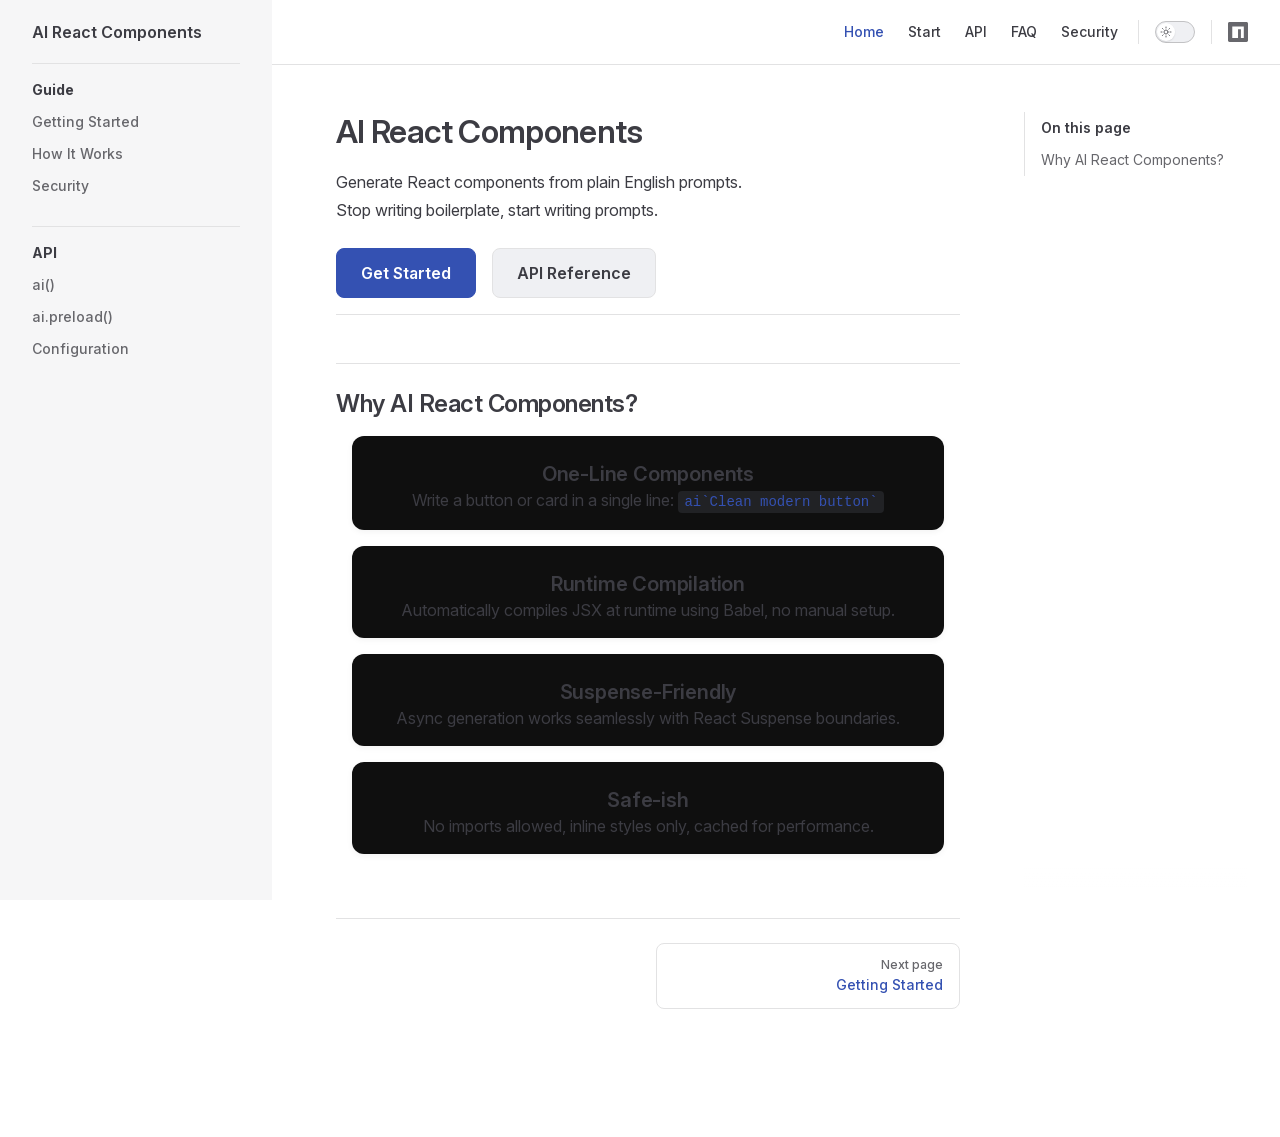
<file: index.html>
<!DOCTYPE html>
<html lang="en-US" dir="ltr">
  <head>
    <meta charset="utf-8">
    <meta name="viewport" content="width=device-width,initial-scale=1">
    <title>AI React Components</title>
    <meta name="description" content="Generate React components from prompts using AI.">
    <meta name="generator" content="VitePress v2.0.0-alpha.17">
    <link rel="preload stylesheet" href="/assets/style.V495ZxEB.css" as="style">
    <link rel="preload stylesheet" href="/vp-icons.css" as="style">
    
    <script type="module" src="/assets/app.DeVPEVya.js"></script>
    <link rel="preload" href="/assets/inter-roman-latin.Cy4MYw_J.woff2" as="font" type="font/woff2" crossorigin="">
    <link rel="modulepreload" href="/assets/chunks/theme.CwWaGLos.js">
    <link rel="modulepreload" href="/assets/chunks/framework.Dp0T42OV.js">
    <link rel="modulepreload" href="/assets/index.md.B3Pq1dxI.lean.js">
    <script id="check-dark-mode">(()=>{const e=localStorage.getItem("vitepress-theme-appearance")||"auto",a=window.matchMedia("(prefers-color-scheme: dark)").matches;(!e||e==="auto"?a:e==="dark")&&document.documentElement.classList.add("dark")})();</script>
    <script id="check-mac-os">document.documentElement.classList.toggle("mac",/Mac|iPhone|iPod|iPad/i.test(navigator.platform));</script>
  </head>
  <body>
    <div id="app"><div class="Layout" data-v-c109192d><!--[--><!--]--><!--[--><span tabindex="-1" data-v-10d4d845></span><a href="#VPContent" class="VPSkipLink visually-hidden" data-v-10d4d845>Skip to content</a><!--]--><!----><header class="VPNav" data-v-c109192d data-v-d5bf7c8e><div class="VPNavBar has-sidebar top" data-v-d5bf7c8e data-v-cc1d9f2e><div class="wrapper" data-v-cc1d9f2e><div class="container" data-v-cc1d9f2e><div class="title" data-v-cc1d9f2e><div class="VPNavBarTitle has-sidebar" data-v-cc1d9f2e data-v-d4488dd0><a class="title" href="/" data-v-d4488dd0><!--[--><!--]--><!----><span data-v-d4488dd0>AI React Components</span><!--[--><!--]--></a></div></div><div class="content" data-v-cc1d9f2e><div class="content-body" data-v-cc1d9f2e><!--[--><!--]--><div class="VPNavBarSearch search" data-v-cc1d9f2e data-v-bdd98725><!----></div><nav aria-labelledby="main-nav-aria-label" class="VPNavBarMenu menu" data-v-cc1d9f2e data-v-020be4db><span id="main-nav-aria-label" class="visually-hidden" data-v-020be4db> Main Navigation </span><!--[--><!--[--><a class="VPLink link VPNavBarMenuLink active" href="/" tabindex="0" data-v-020be4db data-v-727dd4ba><!--[--><span data-v-727dd4ba>Home</span><!--]--></a><!--]--><!--[--><a class="VPLink link VPNavBarMenuLink" href="/index1.html" tabindex="0" data-v-020be4db data-v-727dd4ba><!--[--><span data-v-727dd4ba>Start</span><!--]--></a><!--]--><!--[--><a class="VPLink link VPNavBarMenuLink" href="/api.html" tabindex="0" data-v-020be4db data-v-727dd4ba><!--[--><span data-v-727dd4ba>API</span><!--]--></a><!--]--><!--[--><a class="VPLink link VPNavBarMenuLink" href="/faq.html" tabindex="0" data-v-020be4db data-v-727dd4ba><!--[--><span data-v-727dd4ba>FAQ</span><!--]--></a><!--]--><!--[--><a class="VPLink link VPNavBarMenuLink" href="/security.html" tabindex="0" data-v-020be4db data-v-727dd4ba><!--[--><span data-v-727dd4ba>Security</span><!--]--></a><!--]--><!--]--></nav><!----><div class="VPNavBarAppearance appearance" data-v-cc1d9f2e data-v-3f90c1a5><button class="VPSwitch VPSwitchAppearance" type="button" role="switch" title aria-checked="false" data-v-3f90c1a5 data-v-be9742d9 data-v-b4ccac88><span class="check" data-v-b4ccac88><span class="icon" data-v-b4ccac88><!--[--><span class="vpi-sun sun" data-v-be9742d9></span><span class="vpi-moon moon" data-v-be9742d9></span><!--]--></span></span></button></div><div class="VPSocialLinks VPNavBarSocialLinks social-links" data-v-cc1d9f2e data-v-ef6192dc data-v-a1a7286e><!--[--><a class="VPSocialLink no-icon" href="https://www.npmjs.com/package/ai-react-component" aria-label="npm" target="_blank" rel="me noopener" data-v-a1a7286e data-v-32d78712><span class="vpi-social-npm"></span></a><!--]--></div><div class="VPFlyout VPNavBarExtra extra" data-v-cc1d9f2e data-v-2a0cad91 data-v-d8fae6e2><button type="button" class="button" aria-haspopup="true" aria-expanded="false" aria-label="extra navigation" data-v-d8fae6e2><span class="vpi-more-horizontal icon" data-v-d8fae6e2></span></button><div class="menu" data-v-d8fae6e2><div class="VPMenu" data-v-d8fae6e2 data-v-fcd1d7a8><!----><!--[--><!--[--><!----><div class="group" data-v-2a0cad91><div class="item appearance" data-v-2a0cad91><p class="label" data-v-2a0cad91>Appearance</p><div class="appearance-action" data-v-2a0cad91><button class="VPSwitch VPSwitchAppearance" type="button" role="switch" title aria-checked="false" data-v-2a0cad91 data-v-be9742d9 data-v-b4ccac88><span class="check" data-v-b4ccac88><span class="icon" data-v-b4ccac88><!--[--><span class="vpi-sun sun" data-v-be9742d9></span><span class="vpi-moon moon" data-v-be9742d9></span><!--]--></span></span></button></div></div></div><div class="group" data-v-2a0cad91><div class="item social-links" data-v-2a0cad91><div class="VPSocialLinks social-links-list" data-v-2a0cad91 data-v-a1a7286e><!--[--><a class="VPSocialLink no-icon" href="https://www.npmjs.com/package/ai-react-component" aria-label="npm" target="_blank" rel="me noopener" data-v-a1a7286e data-v-32d78712><span class="vpi-social-npm"></span></a><!--]--></div></div></div><!--]--><!--]--></div></div></div><!--[--><!--]--><button type="button" class="VPNavBarHamburger hamburger" aria-label="mobile navigation" aria-expanded="false" aria-controls="VPNavScreen" data-v-cc1d9f2e data-v-6bee1efd><span class="container" data-v-6bee1efd><span class="top" data-v-6bee1efd></span><span class="middle" data-v-6bee1efd></span><span class="bottom" data-v-6bee1efd></span></span></button></div></div></div></div><div class="divider" data-v-cc1d9f2e><div class="divider-line" data-v-cc1d9f2e></div></div></div><!----></header><div class="VPLocalNav has-sidebar empty" data-v-c109192d data-v-73add737><div class="container" data-v-73add737><button class="menu" aria-expanded="false" aria-controls="VPSidebarNav" data-v-73add737><span class="vpi-align-left menu-icon" data-v-73add737></span><span class="menu-text" data-v-73add737>Menu</span></button><div class="VPLocalNavOutlineDropdown" style="--vp-vh:0px;" data-v-73add737 data-v-e28a51a6><button data-v-e28a51a6>Return to top</button><!----></div></div></div><aside class="VPSidebar" data-v-c109192d data-v-49f51a23><div class="curtain" data-v-49f51a23></div><nav class="nav" id="VPSidebarNav" aria-labelledby="sidebar-aria-label" tabindex="-1" data-v-49f51a23><span class="visually-hidden" id="sidebar-aria-label" data-v-49f51a23> Sidebar Navigation </span><!--[--><!--]--><!--[--><div class="no-transition group" data-v-a84b7c21><section class="VPSidebarItem level-0" data-v-a84b7c21 data-v-6b36a2fd><div class="item" role="button" tabindex="0" data-v-6b36a2fd><div class="indicator" data-v-6b36a2fd></div><h2 class="text" data-v-6b36a2fd>Guide</h2><!----></div><div class="items" data-v-6b36a2fd><!--[--><div class="VPSidebarItem level-1 is-link" data-v-6b36a2fd data-v-6b36a2fd><div class="item" data-v-6b36a2fd><div class="indicator" data-v-6b36a2fd></div><a class="VPLink link link" href="/index1.html" data-v-6b36a2fd><!--[--><p class="text" data-v-6b36a2fd>Getting Started</p><!--]--></a><!----></div><!----></div><div class="VPSidebarItem level-1 is-link" data-v-6b36a2fd data-v-6b36a2fd><div class="item" data-v-6b36a2fd><div class="indicator" data-v-6b36a2fd></div><a class="VPLink link link" href="/faq.html" data-v-6b36a2fd><!--[--><p class="text" data-v-6b36a2fd>How It Works</p><!--]--></a><!----></div><!----></div><div class="VPSidebarItem level-1 is-link" data-v-6b36a2fd data-v-6b36a2fd><div class="item" data-v-6b36a2fd><div class="indicator" data-v-6b36a2fd></div><a class="VPLink link link" href="/security.html" data-v-6b36a2fd><!--[--><p class="text" data-v-6b36a2fd>Security</p><!--]--></a><!----></div><!----></div><!--]--></div></section></div><div class="no-transition group" data-v-a84b7c21><section class="VPSidebarItem level-0" data-v-a84b7c21 data-v-6b36a2fd><div class="item" role="button" tabindex="0" data-v-6b36a2fd><div class="indicator" data-v-6b36a2fd></div><h2 class="text" data-v-6b36a2fd>API</h2><!----></div><div class="items" data-v-6b36a2fd><!--[--><div class="VPSidebarItem level-1 is-link" data-v-6b36a2fd data-v-6b36a2fd><div class="item" data-v-6b36a2fd><div class="indicator" data-v-6b36a2fd></div><a class="VPLink link link" href="/api.html" data-v-6b36a2fd><!--[--><p class="text" data-v-6b36a2fd>ai()</p><!--]--></a><!----></div><!----></div><div class="VPSidebarItem level-1 is-link" data-v-6b36a2fd data-v-6b36a2fd><div class="item" data-v-6b36a2fd><div class="indicator" data-v-6b36a2fd></div><a class="VPLink link link" href="/api.html" data-v-6b36a2fd><!--[--><p class="text" data-v-6b36a2fd>ai.preload()</p><!--]--></a><!----></div><!----></div><div class="VPSidebarItem level-1 is-link" data-v-6b36a2fd data-v-6b36a2fd><div class="item" data-v-6b36a2fd><div class="indicator" data-v-6b36a2fd></div><a class="VPLink link link" href="/api.html" data-v-6b36a2fd><!--[--><p class="text" data-v-6b36a2fd>Configuration</p><!--]--></a><!----></div><!----></div><!--]--></div></section></div><!--]--><!--[--><!--]--></nav></aside><div class="VPContent has-sidebar" id="VPContent" data-v-c109192d data-v-529a4999><div class="VPDoc has-sidebar has-aside" data-v-529a4999 data-v-d668f7cc><!--[--><!--]--><div class="container" data-v-d668f7cc><div class="aside" data-v-d668f7cc><div class="aside-curtain" data-v-d668f7cc></div><div class="aside-container" data-v-d668f7cc><div class="aside-content" data-v-d668f7cc><div class="VPDocAside" data-v-d668f7cc data-v-cb998dce><!--[--><!--]--><!--[--><!--]--><nav aria-labelledby="doc-outline-aria-label" class="VPDocAsideOutline" data-v-cb998dce data-v-c8b19031><div class="content" data-v-c8b19031><div class="outline-marker" data-v-c8b19031></div><div aria-level="2" class="outline-title" id="doc-outline-aria-label" role="heading" data-v-c8b19031>On this page</div><ul class="VPDocOutlineItem root" data-v-c8b19031 data-v-63c57e50><!--[--><!--]--></ul></div></nav><!--[--><!--]--><div class="spacer" data-v-cb998dce></div><!--[--><!--]--><!----><!--[--><!--]--><!--[--><!--]--></div></div></div></div><div class="content" data-v-d668f7cc><div class="content-container" data-v-d668f7cc><!--[--><!--]--><main class="main" data-v-d668f7cc><div style="position:relative;" class="vp-doc _" data-v-d668f7cc><div data-v-fbb6cd3d><h1 id="ai-react-components" tabindex="-1" data-v-fbb6cd3d>AI React Components <a class="header-anchor" href="#ai-react-components" aria-label="Permalink to “AI React Components”" data-v-fbb6cd3d>​</a></h1><p data-v-fbb6cd3d>Generate React components from plain English prompts.<br data-v-fbb6cd3d> Stop writing boilerplate, start writing prompts.</p><div class="hero-buttons" data-v-fbb6cd3d><a class="btn primary" href="/index1" data-v-fbb6cd3d>Get Started</a><a class="btn secondary" href="/api" data-v-fbb6cd3d>API Reference</a></div><hr data-v-fbb6cd3d><h2 id="why-ai-react-components" tabindex="-1" data-v-fbb6cd3d>Why AI React Components? <a class="header-anchor" href="#why-ai-react-components" aria-label="Permalink to “Why AI React Components?”" data-v-fbb6cd3d>​</a></h2><section class="features-grid" data-v-fbb6cd3d><div class="feature-card" data-v-fbb6cd3d data-v-b2a18c3d><div class="icon" data-v-b2a18c3d></div><h3 data-v-b2a18c3d>One-Line Components</h3><!--[--> Write a button or card in a single line: <code data-v-fbb6cd3d>ai`Clean modern button`</code><!--]--></div><div class="feature-card" data-v-fbb6cd3d data-v-b2a18c3d><div class="icon" data-v-b2a18c3d></div><h3 data-v-b2a18c3d>Runtime Compilation</h3><!--[--> Automatically compiles JSX at runtime using Babel, no manual setup. <!--]--></div><div class="feature-card" data-v-fbb6cd3d data-v-b2a18c3d><div class="icon" data-v-b2a18c3d></div><h3 data-v-b2a18c3d>Suspense-Friendly</h3><!--[--> Async generation works seamlessly with React Suspense boundaries. <!--]--></div><div class="feature-card" data-v-fbb6cd3d data-v-b2a18c3d><div class="icon" data-v-b2a18c3d></div><h3 data-v-b2a18c3d>Safe-ish</h3><!--[--> No imports allowed, inline styles only, cached for performance. <!--]--></div></section></div></div></main><footer class="VPDocFooter" data-v-d668f7cc data-v-1bcd8184><!--[--><!--]--><!----><nav class="prev-next" aria-labelledby="doc-footer-aria-label" data-v-1bcd8184><span class="visually-hidden" id="doc-footer-aria-label" data-v-1bcd8184>Pager</span><div class="pager" data-v-1bcd8184><!----></div><div class="pager" data-v-1bcd8184><a class="VPLink link pager-link next" href="/index1.html" data-v-1bcd8184><!--[--><span class="desc" data-v-1bcd8184>Next page</span><span class="title" data-v-1bcd8184>Getting Started</span><!--]--></a></div></nav></footer><!--[--><!--]--></div></div></div><!--[--><!--]--></div></div><!----><!--[--><!--]--></div></div>
    <script>window.__VP_HASH_MAP__=JSON.parse("{\"api.md\":\"CnNNcpx4\",\"env.md\":\"CuxRRjc8\",\"faq.md\":\"R_hnH-ma\",\"index.md\":\"B3Pq1dxI\",\"index1.md\":\"ByWL-I4_\",\"security.md\":\"BSh_4SIy\"}");window.__VP_SITE_DATA__=JSON.parse("{\"lang\":\"en-US\",\"dir\":\"ltr\",\"title\":\"AI React Components\",\"description\":\"Generate React components from prompts using AI.\",\"base\":\"/\",\"head\":[],\"router\":{\"prefetchLinks\":true},\"appearance\":true,\"themeConfig\":{\"nav\":[{\"text\":\"Home\",\"link\":\"/\"},{\"text\":\"Start\",\"link\":\"/index1.md\"},{\"text\":\"API\",\"link\":\"/api.md\"},{\"text\":\"FAQ\",\"link\":\"/faq.md\"},{\"text\":\"Security\",\"link\":\"/security.md\"}],\"sidebar\":[{\"text\":\"Guide\",\"items\":[{\"text\":\"Getting Started\",\"link\":\"/index1\"},{\"text\":\"How It Works\",\"link\":\"/faq\"},{\"text\":\"Security\",\"link\":\"/security\"}]},{\"text\":\"API\",\"items\":[{\"text\":\"ai()\",\"link\":\"/api.md\"},{\"text\":\"ai.preload()\",\"link\":\"/api.md\"},{\"text\":\"Configuration\",\"link\":\"/api.md\"}]}],\"socialLinks\":[{\"icon\":\"npm\",\"link\":\"https://www.npmjs.com/package/ai-react-component\"}]},\"locales\":{},\"scrollOffset\":134,\"cleanUrls\":false,\"additionalConfig\":{}}");</script>
    
  </body>
</html>
</file>
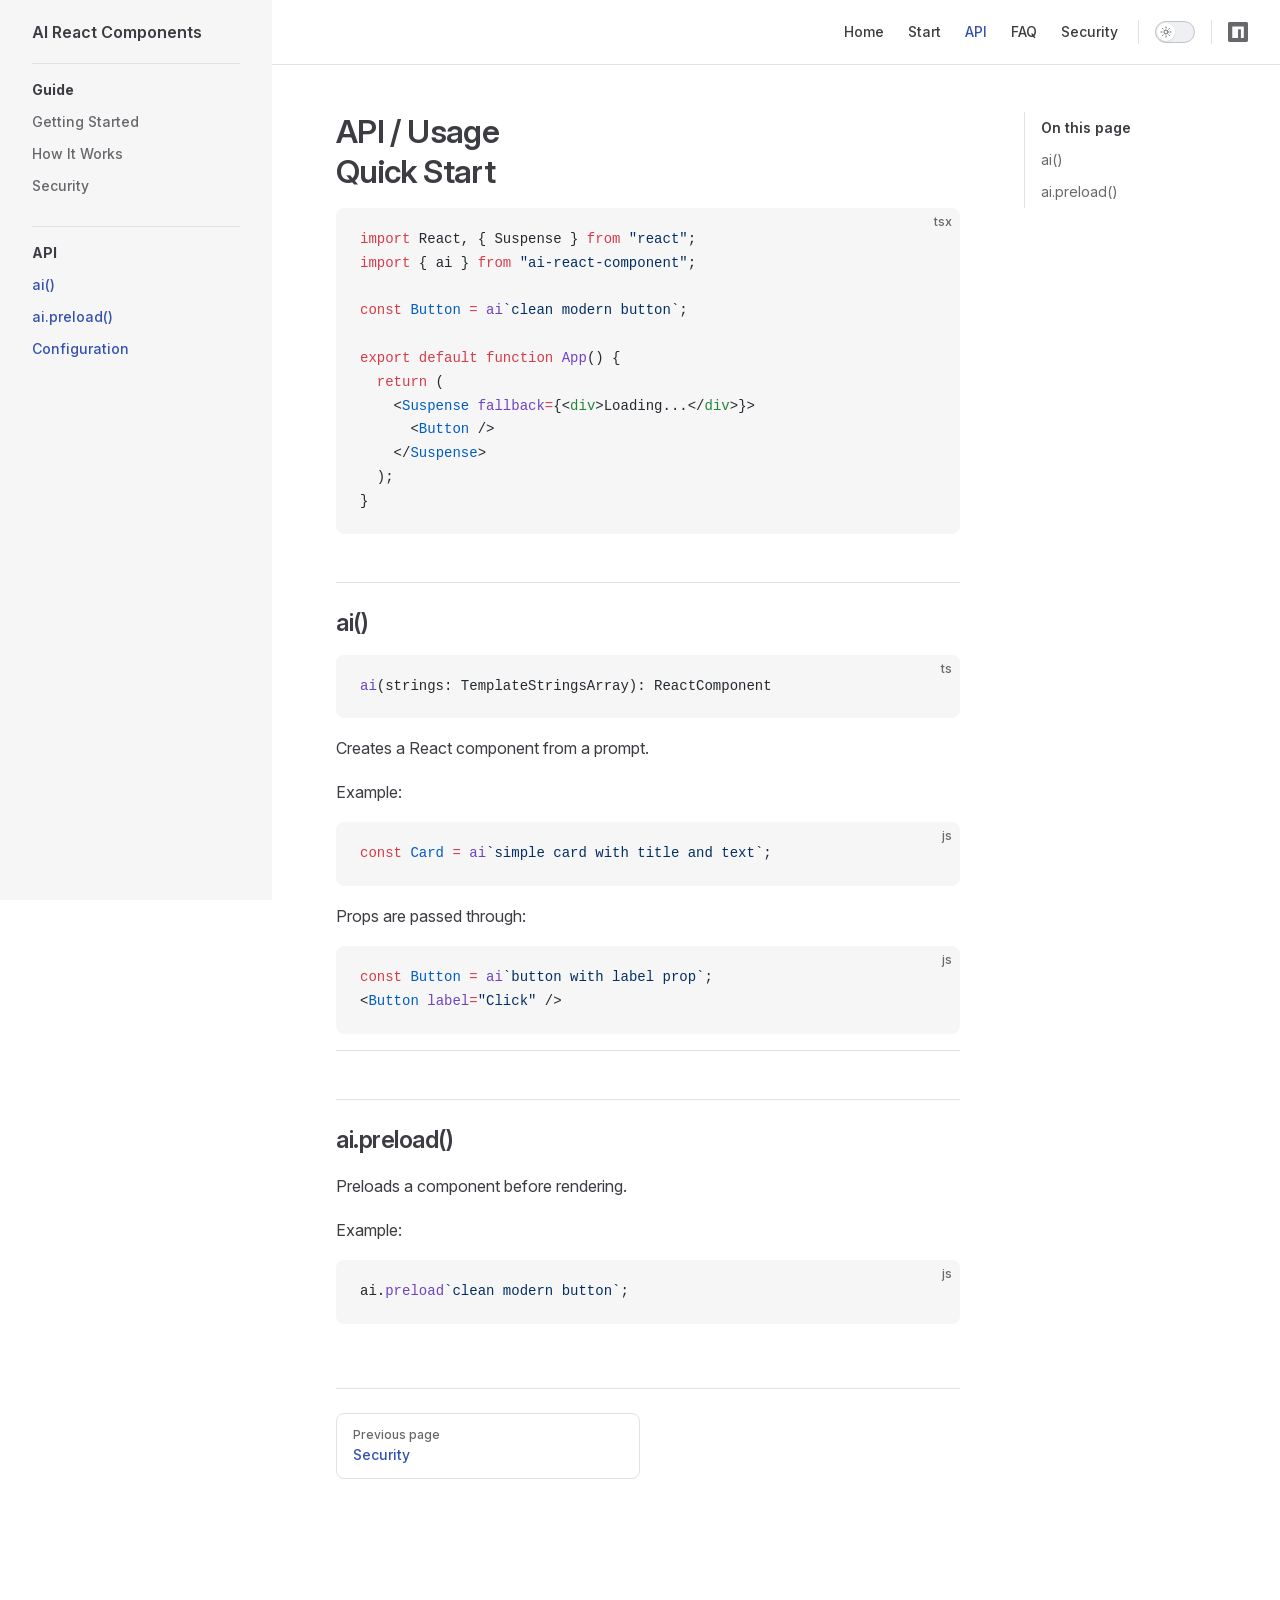
<file: api.html>
<!DOCTYPE html>
<html lang="en-US" dir="ltr">
  <head>
    <meta charset="utf-8">
    <meta name="viewport" content="width=device-width,initial-scale=1">
    <title>API / Usage | AI React Components</title>
    <meta name="description" content="Generate React components from prompts using AI.">
    <meta name="generator" content="VitePress v2.0.0-alpha.17">
    <link rel="preload stylesheet" href="/assets/style.V495ZxEB.css" as="style">
    <link rel="preload stylesheet" href="/vp-icons.css" as="style">
    
    <script type="module" src="/assets/app.DeVPEVya.js"></script>
    <link rel="preload" href="/assets/inter-roman-latin.Cy4MYw_J.woff2" as="font" type="font/woff2" crossorigin="">
    <link rel="modulepreload" href="/assets/chunks/theme.CwWaGLos.js">
    <link rel="modulepreload" href="/assets/chunks/framework.Dp0T42OV.js">
    <link rel="modulepreload" href="/assets/api.md.CnNNcpx4.lean.js">
    <script id="check-dark-mode">(()=>{const e=localStorage.getItem("vitepress-theme-appearance")||"auto",a=window.matchMedia("(prefers-color-scheme: dark)").matches;(!e||e==="auto"?a:e==="dark")&&document.documentElement.classList.add("dark")})();</script>
    <script id="check-mac-os">document.documentElement.classList.toggle("mac",/Mac|iPhone|iPod|iPad/i.test(navigator.platform));</script>
  </head>
  <body>
    <div id="app"><div class="Layout" data-v-c109192d><!--[--><!--]--><!--[--><span tabindex="-1" data-v-10d4d845></span><a href="#VPContent" class="VPSkipLink visually-hidden" data-v-10d4d845>Skip to content</a><!--]--><!----><header class="VPNav" data-v-c109192d data-v-d5bf7c8e><div class="VPNavBar has-sidebar top" data-v-d5bf7c8e data-v-cc1d9f2e><div class="wrapper" data-v-cc1d9f2e><div class="container" data-v-cc1d9f2e><div class="title" data-v-cc1d9f2e><div class="VPNavBarTitle has-sidebar" data-v-cc1d9f2e data-v-d4488dd0><a class="title" href="/" data-v-d4488dd0><!--[--><!--]--><!----><span data-v-d4488dd0>AI React Components</span><!--[--><!--]--></a></div></div><div class="content" data-v-cc1d9f2e><div class="content-body" data-v-cc1d9f2e><!--[--><!--]--><div class="VPNavBarSearch search" data-v-cc1d9f2e data-v-bdd98725><!----></div><nav aria-labelledby="main-nav-aria-label" class="VPNavBarMenu menu" data-v-cc1d9f2e data-v-020be4db><span id="main-nav-aria-label" class="visually-hidden" data-v-020be4db> Main Navigation </span><!--[--><!--[--><a class="VPLink link VPNavBarMenuLink" href="/" tabindex="0" data-v-020be4db data-v-727dd4ba><!--[--><span data-v-727dd4ba>Home</span><!--]--></a><!--]--><!--[--><a class="VPLink link VPNavBarMenuLink" href="/index1.html" tabindex="0" data-v-020be4db data-v-727dd4ba><!--[--><span data-v-727dd4ba>Start</span><!--]--></a><!--]--><!--[--><a class="VPLink link VPNavBarMenuLink active" href="/api.html" tabindex="0" data-v-020be4db data-v-727dd4ba><!--[--><span data-v-727dd4ba>API</span><!--]--></a><!--]--><!--[--><a class="VPLink link VPNavBarMenuLink" href="/faq.html" tabindex="0" data-v-020be4db data-v-727dd4ba><!--[--><span data-v-727dd4ba>FAQ</span><!--]--></a><!--]--><!--[--><a class="VPLink link VPNavBarMenuLink" href="/security.html" tabindex="0" data-v-020be4db data-v-727dd4ba><!--[--><span data-v-727dd4ba>Security</span><!--]--></a><!--]--><!--]--></nav><!----><div class="VPNavBarAppearance appearance" data-v-cc1d9f2e data-v-3f90c1a5><button class="VPSwitch VPSwitchAppearance" type="button" role="switch" title aria-checked="false" data-v-3f90c1a5 data-v-be9742d9 data-v-b4ccac88><span class="check" data-v-b4ccac88><span class="icon" data-v-b4ccac88><!--[--><span class="vpi-sun sun" data-v-be9742d9></span><span class="vpi-moon moon" data-v-be9742d9></span><!--]--></span></span></button></div><div class="VPSocialLinks VPNavBarSocialLinks social-links" data-v-cc1d9f2e data-v-ef6192dc data-v-a1a7286e><!--[--><a class="VPSocialLink no-icon" href="https://www.npmjs.com/package/ai-react-component" aria-label="npm" target="_blank" rel="me noopener" data-v-a1a7286e data-v-32d78712><span class="vpi-social-npm"></span></a><!--]--></div><div class="VPFlyout VPNavBarExtra extra" data-v-cc1d9f2e data-v-2a0cad91 data-v-d8fae6e2><button type="button" class="button" aria-haspopup="true" aria-expanded="false" aria-label="extra navigation" data-v-d8fae6e2><span class="vpi-more-horizontal icon" data-v-d8fae6e2></span></button><div class="menu" data-v-d8fae6e2><div class="VPMenu" data-v-d8fae6e2 data-v-fcd1d7a8><!----><!--[--><!--[--><!----><div class="group" data-v-2a0cad91><div class="item appearance" data-v-2a0cad91><p class="label" data-v-2a0cad91>Appearance</p><div class="appearance-action" data-v-2a0cad91><button class="VPSwitch VPSwitchAppearance" type="button" role="switch" title aria-checked="false" data-v-2a0cad91 data-v-be9742d9 data-v-b4ccac88><span class="check" data-v-b4ccac88><span class="icon" data-v-b4ccac88><!--[--><span class="vpi-sun sun" data-v-be9742d9></span><span class="vpi-moon moon" data-v-be9742d9></span><!--]--></span></span></button></div></div></div><div class="group" data-v-2a0cad91><div class="item social-links" data-v-2a0cad91><div class="VPSocialLinks social-links-list" data-v-2a0cad91 data-v-a1a7286e><!--[--><a class="VPSocialLink no-icon" href="https://www.npmjs.com/package/ai-react-component" aria-label="npm" target="_blank" rel="me noopener" data-v-a1a7286e data-v-32d78712><span class="vpi-social-npm"></span></a><!--]--></div></div></div><!--]--><!--]--></div></div></div><!--[--><!--]--><button type="button" class="VPNavBarHamburger hamburger" aria-label="mobile navigation" aria-expanded="false" aria-controls="VPNavScreen" data-v-cc1d9f2e data-v-6bee1efd><span class="container" data-v-6bee1efd><span class="top" data-v-6bee1efd></span><span class="middle" data-v-6bee1efd></span><span class="bottom" data-v-6bee1efd></span></span></button></div></div></div></div><div class="divider" data-v-cc1d9f2e><div class="divider-line" data-v-cc1d9f2e></div></div></div><!----></header><div class="VPLocalNav has-sidebar empty" data-v-c109192d data-v-73add737><div class="container" data-v-73add737><button class="menu" aria-expanded="false" aria-controls="VPSidebarNav" data-v-73add737><span class="vpi-align-left menu-icon" data-v-73add737></span><span class="menu-text" data-v-73add737>Menu</span></button><div class="VPLocalNavOutlineDropdown" style="--vp-vh:0px;" data-v-73add737 data-v-e28a51a6><button data-v-e28a51a6>Return to top</button><!----></div></div></div><aside class="VPSidebar" data-v-c109192d data-v-49f51a23><div class="curtain" data-v-49f51a23></div><nav class="nav" id="VPSidebarNav" aria-labelledby="sidebar-aria-label" tabindex="-1" data-v-49f51a23><span class="visually-hidden" id="sidebar-aria-label" data-v-49f51a23> Sidebar Navigation </span><!--[--><!--]--><!--[--><div class="no-transition group" data-v-a84b7c21><section class="VPSidebarItem level-0" data-v-a84b7c21 data-v-6b36a2fd><div class="item" role="button" tabindex="0" data-v-6b36a2fd><div class="indicator" data-v-6b36a2fd></div><h2 class="text" data-v-6b36a2fd>Guide</h2><!----></div><div class="items" data-v-6b36a2fd><!--[--><div class="VPSidebarItem level-1 is-link" data-v-6b36a2fd data-v-6b36a2fd><div class="item" data-v-6b36a2fd><div class="indicator" data-v-6b36a2fd></div><a class="VPLink link link" href="/index1.html" data-v-6b36a2fd><!--[--><p class="text" data-v-6b36a2fd>Getting Started</p><!--]--></a><!----></div><!----></div><div class="VPSidebarItem level-1 is-link" data-v-6b36a2fd data-v-6b36a2fd><div class="item" data-v-6b36a2fd><div class="indicator" data-v-6b36a2fd></div><a class="VPLink link link" href="/faq.html" data-v-6b36a2fd><!--[--><p class="text" data-v-6b36a2fd>How It Works</p><!--]--></a><!----></div><!----></div><div class="VPSidebarItem level-1 is-link" data-v-6b36a2fd data-v-6b36a2fd><div class="item" data-v-6b36a2fd><div class="indicator" data-v-6b36a2fd></div><a class="VPLink link link" href="/security.html" data-v-6b36a2fd><!--[--><p class="text" data-v-6b36a2fd>Security</p><!--]--></a><!----></div><!----></div><!--]--></div></section></div><div class="no-transition group" data-v-a84b7c21><section class="VPSidebarItem level-0 has-active" data-v-a84b7c21 data-v-6b36a2fd><div class="item" role="button" tabindex="0" data-v-6b36a2fd><div class="indicator" data-v-6b36a2fd></div><h2 class="text" data-v-6b36a2fd>API</h2><!----></div><div class="items" data-v-6b36a2fd><!--[--><div class="VPSidebarItem level-1 is-link" data-v-6b36a2fd data-v-6b36a2fd><div class="item" data-v-6b36a2fd><div class="indicator" data-v-6b36a2fd></div><a class="VPLink link link" href="/api.html" data-v-6b36a2fd><!--[--><p class="text" data-v-6b36a2fd>ai()</p><!--]--></a><!----></div><!----></div><div class="VPSidebarItem level-1 is-link" data-v-6b36a2fd data-v-6b36a2fd><div class="item" data-v-6b36a2fd><div class="indicator" data-v-6b36a2fd></div><a class="VPLink link link" href="/api.html" data-v-6b36a2fd><!--[--><p class="text" data-v-6b36a2fd>ai.preload()</p><!--]--></a><!----></div><!----></div><div class="VPSidebarItem level-1 is-link" data-v-6b36a2fd data-v-6b36a2fd><div class="item" data-v-6b36a2fd><div class="indicator" data-v-6b36a2fd></div><a class="VPLink link link" href="/api.html" data-v-6b36a2fd><!--[--><p class="text" data-v-6b36a2fd>Configuration</p><!--]--></a><!----></div><!----></div><!--]--></div></section></div><!--]--><!--[--><!--]--></nav></aside><div class="VPContent has-sidebar" id="VPContent" data-v-c109192d data-v-529a4999><div class="VPDoc has-sidebar has-aside" data-v-529a4999 data-v-d668f7cc><!--[--><!--]--><div class="container" data-v-d668f7cc><div class="aside" data-v-d668f7cc><div class="aside-curtain" data-v-d668f7cc></div><div class="aside-container" data-v-d668f7cc><div class="aside-content" data-v-d668f7cc><div class="VPDocAside" data-v-d668f7cc data-v-cb998dce><!--[--><!--]--><!--[--><!--]--><nav aria-labelledby="doc-outline-aria-label" class="VPDocAsideOutline" data-v-cb998dce data-v-c8b19031><div class="content" data-v-c8b19031><div class="outline-marker" data-v-c8b19031></div><div aria-level="2" class="outline-title" id="doc-outline-aria-label" role="heading" data-v-c8b19031>On this page</div><ul class="VPDocOutlineItem root" data-v-c8b19031 data-v-63c57e50><!--[--><!--]--></ul></div></nav><!--[--><!--]--><div class="spacer" data-v-cb998dce></div><!--[--><!--]--><!----><!--[--><!--]--><!--[--><!--]--></div></div></div></div><div class="content" data-v-d668f7cc><div class="content-container" data-v-d668f7cc><!--[--><!--]--><main class="main" data-v-d668f7cc><div style="position:relative;" class="vp-doc _api" data-v-d668f7cc><div><h1 id="api-usage" tabindex="-1">API / Usage <a class="header-anchor" href="#api-usage" aria-label="Permalink to “API / Usage”">​</a></h1><h1 id="quick-start" tabindex="-1">Quick Start <a class="header-anchor" href="#quick-start" aria-label="Permalink to “Quick Start”">​</a></h1><div class="language-tsx"><button title="Copy Code" class="copy"></button><span class="lang">tsx</span><pre class="shiki shiki-themes github-light github-dark" style="--shiki-light:#24292e;--shiki-dark:#e1e4e8;--shiki-light-bg:#fff;--shiki-dark-bg:#24292e;" tabindex="0" dir="ltr"><code><span class="line"><span style="--shiki-light:#D73A49;--shiki-dark:#F97583;">import</span><span style="--shiki-light:#24292E;--shiki-dark:#E1E4E8;"> React, { Suspense } </span><span style="--shiki-light:#D73A49;--shiki-dark:#F97583;">from</span><span style="--shiki-light:#032F62;--shiki-dark:#9ECBFF;"> &quot;react&quot;</span><span style="--shiki-light:#24292E;--shiki-dark:#E1E4E8;">;</span></span>
<span class="line"><span style="--shiki-light:#D73A49;--shiki-dark:#F97583;">import</span><span style="--shiki-light:#24292E;--shiki-dark:#E1E4E8;"> { ai } </span><span style="--shiki-light:#D73A49;--shiki-dark:#F97583;">from</span><span style="--shiki-light:#032F62;--shiki-dark:#9ECBFF;"> &quot;ai-react-component&quot;</span><span style="--shiki-light:#24292E;--shiki-dark:#E1E4E8;">;</span></span>
<span class="line"></span>
<span class="line"><span style="--shiki-light:#D73A49;--shiki-dark:#F97583;">const</span><span style="--shiki-light:#005CC5;--shiki-dark:#79B8FF;"> Button</span><span style="--shiki-light:#D73A49;--shiki-dark:#F97583;"> =</span><span style="--shiki-light:#6F42C1;--shiki-dark:#B392F0;"> ai</span><span style="--shiki-light:#032F62;--shiki-dark:#9ECBFF;">`clean modern button`</span><span style="--shiki-light:#24292E;--shiki-dark:#E1E4E8;">;</span></span>
<span class="line"></span>
<span class="line"><span style="--shiki-light:#D73A49;--shiki-dark:#F97583;">export</span><span style="--shiki-light:#D73A49;--shiki-dark:#F97583;"> default</span><span style="--shiki-light:#D73A49;--shiki-dark:#F97583;"> function</span><span style="--shiki-light:#6F42C1;--shiki-dark:#B392F0;"> App</span><span style="--shiki-light:#24292E;--shiki-dark:#E1E4E8;">() {</span></span>
<span class="line"><span style="--shiki-light:#D73A49;--shiki-dark:#F97583;">  return</span><span style="--shiki-light:#24292E;--shiki-dark:#E1E4E8;"> (</span></span>
<span class="line"><span style="--shiki-light:#24292E;--shiki-dark:#E1E4E8;">    &lt;</span><span style="--shiki-light:#005CC5;--shiki-dark:#79B8FF;">Suspense</span><span style="--shiki-light:#6F42C1;--shiki-dark:#B392F0;"> fallback</span><span style="--shiki-light:#D73A49;--shiki-dark:#F97583;">=</span><span style="--shiki-light:#24292E;--shiki-dark:#E1E4E8;">{&lt;</span><span style="--shiki-light:#22863A;--shiki-dark:#85E89D;">div</span><span style="--shiki-light:#24292E;--shiki-dark:#E1E4E8;">&gt;Loading...&lt;/</span><span style="--shiki-light:#22863A;--shiki-dark:#85E89D;">div</span><span style="--shiki-light:#24292E;--shiki-dark:#E1E4E8;">&gt;}&gt;</span></span>
<span class="line"><span style="--shiki-light:#24292E;--shiki-dark:#E1E4E8;">      &lt;</span><span style="--shiki-light:#005CC5;--shiki-dark:#79B8FF;">Button</span><span style="--shiki-light:#24292E;--shiki-dark:#E1E4E8;"> /&gt;</span></span>
<span class="line"><span style="--shiki-light:#24292E;--shiki-dark:#E1E4E8;">    &lt;/</span><span style="--shiki-light:#005CC5;--shiki-dark:#79B8FF;">Suspense</span><span style="--shiki-light:#24292E;--shiki-dark:#E1E4E8;">&gt;</span></span>
<span class="line"><span style="--shiki-light:#24292E;--shiki-dark:#E1E4E8;">  );</span></span>
<span class="line"><span style="--shiki-light:#24292E;--shiki-dark:#E1E4E8;">}</span></span></code></pre></div><h2 id="ai" tabindex="-1">ai() <a class="header-anchor" href="#ai" aria-label="Permalink to “ai()”">​</a></h2><div class="language-ts"><button title="Copy Code" class="copy"></button><span class="lang">ts</span><pre class="shiki shiki-themes github-light github-dark" style="--shiki-light:#24292e;--shiki-dark:#e1e4e8;--shiki-light-bg:#fff;--shiki-dark-bg:#24292e;" tabindex="0" dir="ltr"><code><span class="line"><span style="--shiki-light:#6F42C1;--shiki-dark:#B392F0;">ai</span><span style="--shiki-light:#24292E;--shiki-dark:#E1E4E8;">(strings: TemplateStringsArray): ReactComponent</span></span></code></pre></div><p>Creates a React component from a prompt.</p><p>Example:</p><div class="language-js"><button title="Copy Code" class="copy"></button><span class="lang">js</span><pre class="shiki shiki-themes github-light github-dark" style="--shiki-light:#24292e;--shiki-dark:#e1e4e8;--shiki-light-bg:#fff;--shiki-dark-bg:#24292e;" tabindex="0" dir="ltr"><code><span class="line"><span style="--shiki-light:#D73A49;--shiki-dark:#F97583;">const</span><span style="--shiki-light:#005CC5;--shiki-dark:#79B8FF;"> Card</span><span style="--shiki-light:#D73A49;--shiki-dark:#F97583;"> =</span><span style="--shiki-light:#6F42C1;--shiki-dark:#B392F0;"> ai</span><span style="--shiki-light:#032F62;--shiki-dark:#9ECBFF;">`simple card with title and text`</span><span style="--shiki-light:#24292E;--shiki-dark:#E1E4E8;">;</span></span></code></pre></div><p>Props are passed through:</p><div class="language-js"><button title="Copy Code" class="copy"></button><span class="lang">js</span><pre class="shiki shiki-themes github-light github-dark" style="--shiki-light:#24292e;--shiki-dark:#e1e4e8;--shiki-light-bg:#fff;--shiki-dark-bg:#24292e;" tabindex="0" dir="ltr"><code><span class="line"><span style="--shiki-light:#D73A49;--shiki-dark:#F97583;">const</span><span style="--shiki-light:#005CC5;--shiki-dark:#79B8FF;"> Button</span><span style="--shiki-light:#D73A49;--shiki-dark:#F97583;"> =</span><span style="--shiki-light:#6F42C1;--shiki-dark:#B392F0;"> ai</span><span style="--shiki-light:#032F62;--shiki-dark:#9ECBFF;">`button with label prop`</span><span style="--shiki-light:#24292E;--shiki-dark:#E1E4E8;">;</span></span>
<span class="line"><span style="--shiki-light:#24292E;--shiki-dark:#E1E4E8;">&lt;</span><span style="--shiki-light:#005CC5;--shiki-dark:#79B8FF;">Button</span><span style="--shiki-light:#6F42C1;--shiki-dark:#B392F0;"> label</span><span style="--shiki-light:#D73A49;--shiki-dark:#F97583;">=</span><span style="--shiki-light:#032F62;--shiki-dark:#9ECBFF;">&quot;Click&quot;</span><span style="--shiki-light:#24292E;--shiki-dark:#E1E4E8;"> /&gt;</span></span></code></pre></div><hr><h2 id="ai-preload" tabindex="-1">ai.preload() <a class="header-anchor" href="#ai-preload" aria-label="Permalink to “ai.preload()”">​</a></h2><p>Preloads a component before rendering.</p><p>Example:</p><div class="language-js"><button title="Copy Code" class="copy"></button><span class="lang">js</span><pre class="shiki shiki-themes github-light github-dark" style="--shiki-light:#24292e;--shiki-dark:#e1e4e8;--shiki-light-bg:#fff;--shiki-dark-bg:#24292e;" tabindex="0" dir="ltr"><code><span class="line"><span style="--shiki-light:#24292E;--shiki-dark:#E1E4E8;">ai.</span><span style="--shiki-light:#6F42C1;--shiki-dark:#B392F0;">preload</span><span style="--shiki-light:#032F62;--shiki-dark:#9ECBFF;">`clean modern button`</span><span style="--shiki-light:#24292E;--shiki-dark:#E1E4E8;">;</span></span></code></pre></div></div></div></main><footer class="VPDocFooter" data-v-d668f7cc data-v-1bcd8184><!--[--><!--]--><!----><nav class="prev-next" aria-labelledby="doc-footer-aria-label" data-v-1bcd8184><span class="visually-hidden" id="doc-footer-aria-label" data-v-1bcd8184>Pager</span><div class="pager" data-v-1bcd8184><a class="VPLink link pager-link prev" href="/security.html" data-v-1bcd8184><!--[--><span class="desc" data-v-1bcd8184>Previous page</span><span class="title" data-v-1bcd8184>Security</span><!--]--></a></div><div class="pager" data-v-1bcd8184><!----></div></nav></footer><!--[--><!--]--></div></div></div><!--[--><!--]--></div></div><!----><!--[--><!--]--></div></div>
    <script>window.__VP_HASH_MAP__=JSON.parse("{\"api.md\":\"CnNNcpx4\",\"env.md\":\"CuxRRjc8\",\"faq.md\":\"R_hnH-ma\",\"index.md\":\"B3Pq1dxI\",\"index1.md\":\"ByWL-I4_\",\"security.md\":\"BSh_4SIy\"}");window.__VP_SITE_DATA__=JSON.parse("{\"lang\":\"en-US\",\"dir\":\"ltr\",\"title\":\"AI React Components\",\"description\":\"Generate React components from prompts using AI.\",\"base\":\"/\",\"head\":[],\"router\":{\"prefetchLinks\":true},\"appearance\":true,\"themeConfig\":{\"nav\":[{\"text\":\"Home\",\"link\":\"/\"},{\"text\":\"Start\",\"link\":\"/index1.md\"},{\"text\":\"API\",\"link\":\"/api.md\"},{\"text\":\"FAQ\",\"link\":\"/faq.md\"},{\"text\":\"Security\",\"link\":\"/security.md\"}],\"sidebar\":[{\"text\":\"Guide\",\"items\":[{\"text\":\"Getting Started\",\"link\":\"/index1\"},{\"text\":\"How It Works\",\"link\":\"/faq\"},{\"text\":\"Security\",\"link\":\"/security\"}]},{\"text\":\"API\",\"items\":[{\"text\":\"ai()\",\"link\":\"/api.md\"},{\"text\":\"ai.preload()\",\"link\":\"/api.md\"},{\"text\":\"Configuration\",\"link\":\"/api.md\"}]}],\"socialLinks\":[{\"icon\":\"npm\",\"link\":\"https://www.npmjs.com/package/ai-react-component\"}]},\"locales\":{},\"scrollOffset\":134,\"cleanUrls\":false,\"additionalConfig\":{}}");</script>
    
  </body>
</html>
</file>
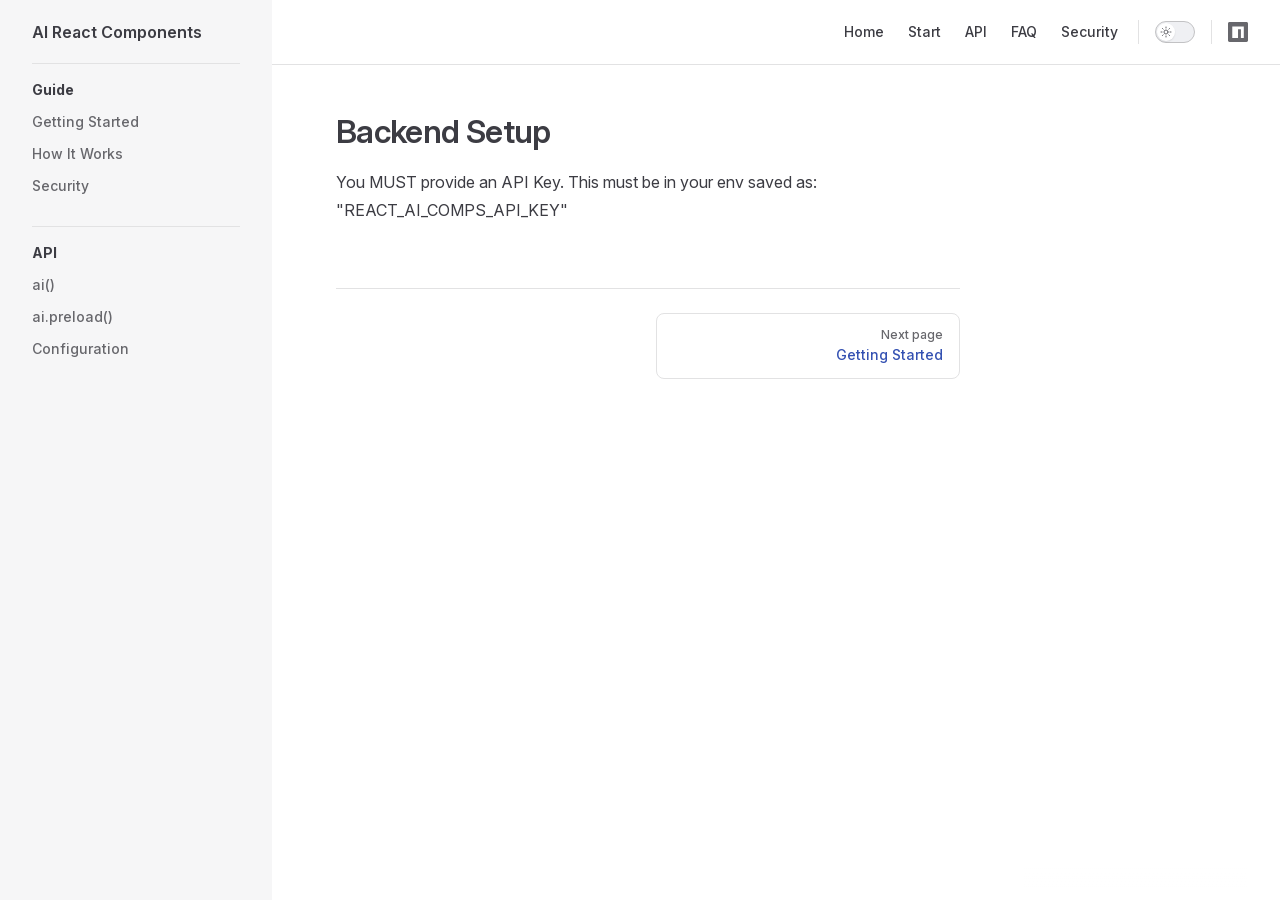
<file: env.html>
<!DOCTYPE html>
<html lang="en-US" dir="ltr">
  <head>
    <meta charset="utf-8">
    <meta name="viewport" content="width=device-width,initial-scale=1">
    <title>Backend Setup | AI React Components</title>
    <meta name="description" content="Generate React components from prompts using AI.">
    <meta name="generator" content="VitePress v2.0.0-alpha.17">
    <link rel="preload stylesheet" href="/assets/style.V495ZxEB.css" as="style">
    <link rel="preload stylesheet" href="/vp-icons.css" as="style">
    
    <script type="module" src="/assets/app.DeVPEVya.js"></script>
    <link rel="preload" href="/assets/inter-roman-latin.Cy4MYw_J.woff2" as="font" type="font/woff2" crossorigin="">
    <link rel="modulepreload" href="/assets/chunks/theme.CwWaGLos.js">
    <link rel="modulepreload" href="/assets/chunks/framework.Dp0T42OV.js">
    <link rel="modulepreload" href="/assets/env.md.CuxRRjc8.lean.js">
    <script id="check-dark-mode">(()=>{const e=localStorage.getItem("vitepress-theme-appearance")||"auto",a=window.matchMedia("(prefers-color-scheme: dark)").matches;(!e||e==="auto"?a:e==="dark")&&document.documentElement.classList.add("dark")})();</script>
    <script id="check-mac-os">document.documentElement.classList.toggle("mac",/Mac|iPhone|iPod|iPad/i.test(navigator.platform));</script>
  </head>
  <body>
    <div id="app"><div class="Layout" data-v-c109192d><!--[--><!--]--><!--[--><span tabindex="-1" data-v-10d4d845></span><a href="#VPContent" class="VPSkipLink visually-hidden" data-v-10d4d845>Skip to content</a><!--]--><!----><header class="VPNav" data-v-c109192d data-v-d5bf7c8e><div class="VPNavBar has-sidebar top" data-v-d5bf7c8e data-v-cc1d9f2e><div class="wrapper" data-v-cc1d9f2e><div class="container" data-v-cc1d9f2e><div class="title" data-v-cc1d9f2e><div class="VPNavBarTitle has-sidebar" data-v-cc1d9f2e data-v-d4488dd0><a class="title" href="/" data-v-d4488dd0><!--[--><!--]--><!----><span data-v-d4488dd0>AI React Components</span><!--[--><!--]--></a></div></div><div class="content" data-v-cc1d9f2e><div class="content-body" data-v-cc1d9f2e><!--[--><!--]--><div class="VPNavBarSearch search" data-v-cc1d9f2e data-v-bdd98725><!----></div><nav aria-labelledby="main-nav-aria-label" class="VPNavBarMenu menu" data-v-cc1d9f2e data-v-020be4db><span id="main-nav-aria-label" class="visually-hidden" data-v-020be4db> Main Navigation </span><!--[--><!--[--><a class="VPLink link VPNavBarMenuLink" href="/" tabindex="0" data-v-020be4db data-v-727dd4ba><!--[--><span data-v-727dd4ba>Home</span><!--]--></a><!--]--><!--[--><a class="VPLink link VPNavBarMenuLink" href="/index1.html" tabindex="0" data-v-020be4db data-v-727dd4ba><!--[--><span data-v-727dd4ba>Start</span><!--]--></a><!--]--><!--[--><a class="VPLink link VPNavBarMenuLink" href="/api.html" tabindex="0" data-v-020be4db data-v-727dd4ba><!--[--><span data-v-727dd4ba>API</span><!--]--></a><!--]--><!--[--><a class="VPLink link VPNavBarMenuLink" href="/faq.html" tabindex="0" data-v-020be4db data-v-727dd4ba><!--[--><span data-v-727dd4ba>FAQ</span><!--]--></a><!--]--><!--[--><a class="VPLink link VPNavBarMenuLink" href="/security.html" tabindex="0" data-v-020be4db data-v-727dd4ba><!--[--><span data-v-727dd4ba>Security</span><!--]--></a><!--]--><!--]--></nav><!----><div class="VPNavBarAppearance appearance" data-v-cc1d9f2e data-v-3f90c1a5><button class="VPSwitch VPSwitchAppearance" type="button" role="switch" title aria-checked="false" data-v-3f90c1a5 data-v-be9742d9 data-v-b4ccac88><span class="check" data-v-b4ccac88><span class="icon" data-v-b4ccac88><!--[--><span class="vpi-sun sun" data-v-be9742d9></span><span class="vpi-moon moon" data-v-be9742d9></span><!--]--></span></span></button></div><div class="VPSocialLinks VPNavBarSocialLinks social-links" data-v-cc1d9f2e data-v-ef6192dc data-v-a1a7286e><!--[--><a class="VPSocialLink no-icon" href="https://www.npmjs.com/package/ai-react-component" aria-label="npm" target="_blank" rel="me noopener" data-v-a1a7286e data-v-32d78712><span class="vpi-social-npm"></span></a><!--]--></div><div class="VPFlyout VPNavBarExtra extra" data-v-cc1d9f2e data-v-2a0cad91 data-v-d8fae6e2><button type="button" class="button" aria-haspopup="true" aria-expanded="false" aria-label="extra navigation" data-v-d8fae6e2><span class="vpi-more-horizontal icon" data-v-d8fae6e2></span></button><div class="menu" data-v-d8fae6e2><div class="VPMenu" data-v-d8fae6e2 data-v-fcd1d7a8><!----><!--[--><!--[--><!----><div class="group" data-v-2a0cad91><div class="item appearance" data-v-2a0cad91><p class="label" data-v-2a0cad91>Appearance</p><div class="appearance-action" data-v-2a0cad91><button class="VPSwitch VPSwitchAppearance" type="button" role="switch" title aria-checked="false" data-v-2a0cad91 data-v-be9742d9 data-v-b4ccac88><span class="check" data-v-b4ccac88><span class="icon" data-v-b4ccac88><!--[--><span class="vpi-sun sun" data-v-be9742d9></span><span class="vpi-moon moon" data-v-be9742d9></span><!--]--></span></span></button></div></div></div><div class="group" data-v-2a0cad91><div class="item social-links" data-v-2a0cad91><div class="VPSocialLinks social-links-list" data-v-2a0cad91 data-v-a1a7286e><!--[--><a class="VPSocialLink no-icon" href="https://www.npmjs.com/package/ai-react-component" aria-label="npm" target="_blank" rel="me noopener" data-v-a1a7286e data-v-32d78712><span class="vpi-social-npm"></span></a><!--]--></div></div></div><!--]--><!--]--></div></div></div><!--[--><!--]--><button type="button" class="VPNavBarHamburger hamburger" aria-label="mobile navigation" aria-expanded="false" aria-controls="VPNavScreen" data-v-cc1d9f2e data-v-6bee1efd><span class="container" data-v-6bee1efd><span class="top" data-v-6bee1efd></span><span class="middle" data-v-6bee1efd></span><span class="bottom" data-v-6bee1efd></span></span></button></div></div></div></div><div class="divider" data-v-cc1d9f2e><div class="divider-line" data-v-cc1d9f2e></div></div></div><!----></header><div class="VPLocalNav has-sidebar empty" data-v-c109192d data-v-73add737><div class="container" data-v-73add737><button class="menu" aria-expanded="false" aria-controls="VPSidebarNav" data-v-73add737><span class="vpi-align-left menu-icon" data-v-73add737></span><span class="menu-text" data-v-73add737>Menu</span></button><div class="VPLocalNavOutlineDropdown" style="--vp-vh:0px;" data-v-73add737 data-v-e28a51a6><button data-v-e28a51a6>Return to top</button><!----></div></div></div><aside class="VPSidebar" data-v-c109192d data-v-49f51a23><div class="curtain" data-v-49f51a23></div><nav class="nav" id="VPSidebarNav" aria-labelledby="sidebar-aria-label" tabindex="-1" data-v-49f51a23><span class="visually-hidden" id="sidebar-aria-label" data-v-49f51a23> Sidebar Navigation </span><!--[--><!--]--><!--[--><div class="no-transition group" data-v-a84b7c21><section class="VPSidebarItem level-0" data-v-a84b7c21 data-v-6b36a2fd><div class="item" role="button" tabindex="0" data-v-6b36a2fd><div class="indicator" data-v-6b36a2fd></div><h2 class="text" data-v-6b36a2fd>Guide</h2><!----></div><div class="items" data-v-6b36a2fd><!--[--><div class="VPSidebarItem level-1 is-link" data-v-6b36a2fd data-v-6b36a2fd><div class="item" data-v-6b36a2fd><div class="indicator" data-v-6b36a2fd></div><a class="VPLink link link" href="/index1.html" data-v-6b36a2fd><!--[--><p class="text" data-v-6b36a2fd>Getting Started</p><!--]--></a><!----></div><!----></div><div class="VPSidebarItem level-1 is-link" data-v-6b36a2fd data-v-6b36a2fd><div class="item" data-v-6b36a2fd><div class="indicator" data-v-6b36a2fd></div><a class="VPLink link link" href="/faq.html" data-v-6b36a2fd><!--[--><p class="text" data-v-6b36a2fd>How It Works</p><!--]--></a><!----></div><!----></div><div class="VPSidebarItem level-1 is-link" data-v-6b36a2fd data-v-6b36a2fd><div class="item" data-v-6b36a2fd><div class="indicator" data-v-6b36a2fd></div><a class="VPLink link link" href="/security.html" data-v-6b36a2fd><!--[--><p class="text" data-v-6b36a2fd>Security</p><!--]--></a><!----></div><!----></div><!--]--></div></section></div><div class="no-transition group" data-v-a84b7c21><section class="VPSidebarItem level-0" data-v-a84b7c21 data-v-6b36a2fd><div class="item" role="button" tabindex="0" data-v-6b36a2fd><div class="indicator" data-v-6b36a2fd></div><h2 class="text" data-v-6b36a2fd>API</h2><!----></div><div class="items" data-v-6b36a2fd><!--[--><div class="VPSidebarItem level-1 is-link" data-v-6b36a2fd data-v-6b36a2fd><div class="item" data-v-6b36a2fd><div class="indicator" data-v-6b36a2fd></div><a class="VPLink link link" href="/api.html" data-v-6b36a2fd><!--[--><p class="text" data-v-6b36a2fd>ai()</p><!--]--></a><!----></div><!----></div><div class="VPSidebarItem level-1 is-link" data-v-6b36a2fd data-v-6b36a2fd><div class="item" data-v-6b36a2fd><div class="indicator" data-v-6b36a2fd></div><a class="VPLink link link" href="/api.html" data-v-6b36a2fd><!--[--><p class="text" data-v-6b36a2fd>ai.preload()</p><!--]--></a><!----></div><!----></div><div class="VPSidebarItem level-1 is-link" data-v-6b36a2fd data-v-6b36a2fd><div class="item" data-v-6b36a2fd><div class="indicator" data-v-6b36a2fd></div><a class="VPLink link link" href="/api.html" data-v-6b36a2fd><!--[--><p class="text" data-v-6b36a2fd>Configuration</p><!--]--></a><!----></div><!----></div><!--]--></div></section></div><!--]--><!--[--><!--]--></nav></aside><div class="VPContent has-sidebar" id="VPContent" data-v-c109192d data-v-529a4999><div class="VPDoc has-sidebar has-aside" data-v-529a4999 data-v-d668f7cc><!--[--><!--]--><div class="container" data-v-d668f7cc><div class="aside" data-v-d668f7cc><div class="aside-curtain" data-v-d668f7cc></div><div class="aside-container" data-v-d668f7cc><div class="aside-content" data-v-d668f7cc><div class="VPDocAside" data-v-d668f7cc data-v-cb998dce><!--[--><!--]--><!--[--><!--]--><nav aria-labelledby="doc-outline-aria-label" class="VPDocAsideOutline" data-v-cb998dce data-v-c8b19031><div class="content" data-v-c8b19031><div class="outline-marker" data-v-c8b19031></div><div aria-level="2" class="outline-title" id="doc-outline-aria-label" role="heading" data-v-c8b19031>On this page</div><ul class="VPDocOutlineItem root" data-v-c8b19031 data-v-63c57e50><!--[--><!--]--></ul></div></nav><!--[--><!--]--><div class="spacer" data-v-cb998dce></div><!--[--><!--]--><!----><!--[--><!--]--><!--[--><!--]--></div></div></div></div><div class="content" data-v-d668f7cc><div class="content-container" data-v-d668f7cc><!--[--><!--]--><main class="main" data-v-d668f7cc><div style="position:relative;" class="vp-doc _env" data-v-d668f7cc><div><h1 id="backend-setup" tabindex="-1">Backend Setup <a class="header-anchor" href="#backend-setup" aria-label="Permalink to “Backend Setup”">​</a></h1><p>You MUST provide an API Key. This must be in your env saved as: &quot;REACT_AI_COMPS_API_KEY&quot;</p></div></div></main><footer class="VPDocFooter" data-v-d668f7cc data-v-1bcd8184><!--[--><!--]--><!----><nav class="prev-next" aria-labelledby="doc-footer-aria-label" data-v-1bcd8184><span class="visually-hidden" id="doc-footer-aria-label" data-v-1bcd8184>Pager</span><div class="pager" data-v-1bcd8184><!----></div><div class="pager" data-v-1bcd8184><a class="VPLink link pager-link next" href="/index1.html" data-v-1bcd8184><!--[--><span class="desc" data-v-1bcd8184>Next page</span><span class="title" data-v-1bcd8184>Getting Started</span><!--]--></a></div></nav></footer><!--[--><!--]--></div></div></div><!--[--><!--]--></div></div><!----><!--[--><!--]--></div></div>
    <script>window.__VP_HASH_MAP__=JSON.parse("{\"api.md\":\"CnNNcpx4\",\"env.md\":\"CuxRRjc8\",\"faq.md\":\"R_hnH-ma\",\"index.md\":\"B3Pq1dxI\",\"index1.md\":\"ByWL-I4_\",\"security.md\":\"BSh_4SIy\"}");window.__VP_SITE_DATA__=JSON.parse("{\"lang\":\"en-US\",\"dir\":\"ltr\",\"title\":\"AI React Components\",\"description\":\"Generate React components from prompts using AI.\",\"base\":\"/\",\"head\":[],\"router\":{\"prefetchLinks\":true},\"appearance\":true,\"themeConfig\":{\"nav\":[{\"text\":\"Home\",\"link\":\"/\"},{\"text\":\"Start\",\"link\":\"/index1.md\"},{\"text\":\"API\",\"link\":\"/api.md\"},{\"text\":\"FAQ\",\"link\":\"/faq.md\"},{\"text\":\"Security\",\"link\":\"/security.md\"}],\"sidebar\":[{\"text\":\"Guide\",\"items\":[{\"text\":\"Getting Started\",\"link\":\"/index1\"},{\"text\":\"How It Works\",\"link\":\"/faq\"},{\"text\":\"Security\",\"link\":\"/security\"}]},{\"text\":\"API\",\"items\":[{\"text\":\"ai()\",\"link\":\"/api.md\"},{\"text\":\"ai.preload()\",\"link\":\"/api.md\"},{\"text\":\"Configuration\",\"link\":\"/api.md\"}]}],\"socialLinks\":[{\"icon\":\"npm\",\"link\":\"https://www.npmjs.com/package/ai-react-component\"}]},\"locales\":{},\"scrollOffset\":134,\"cleanUrls\":false,\"additionalConfig\":{}}");</script>
    
  </body>
</html>
</file>
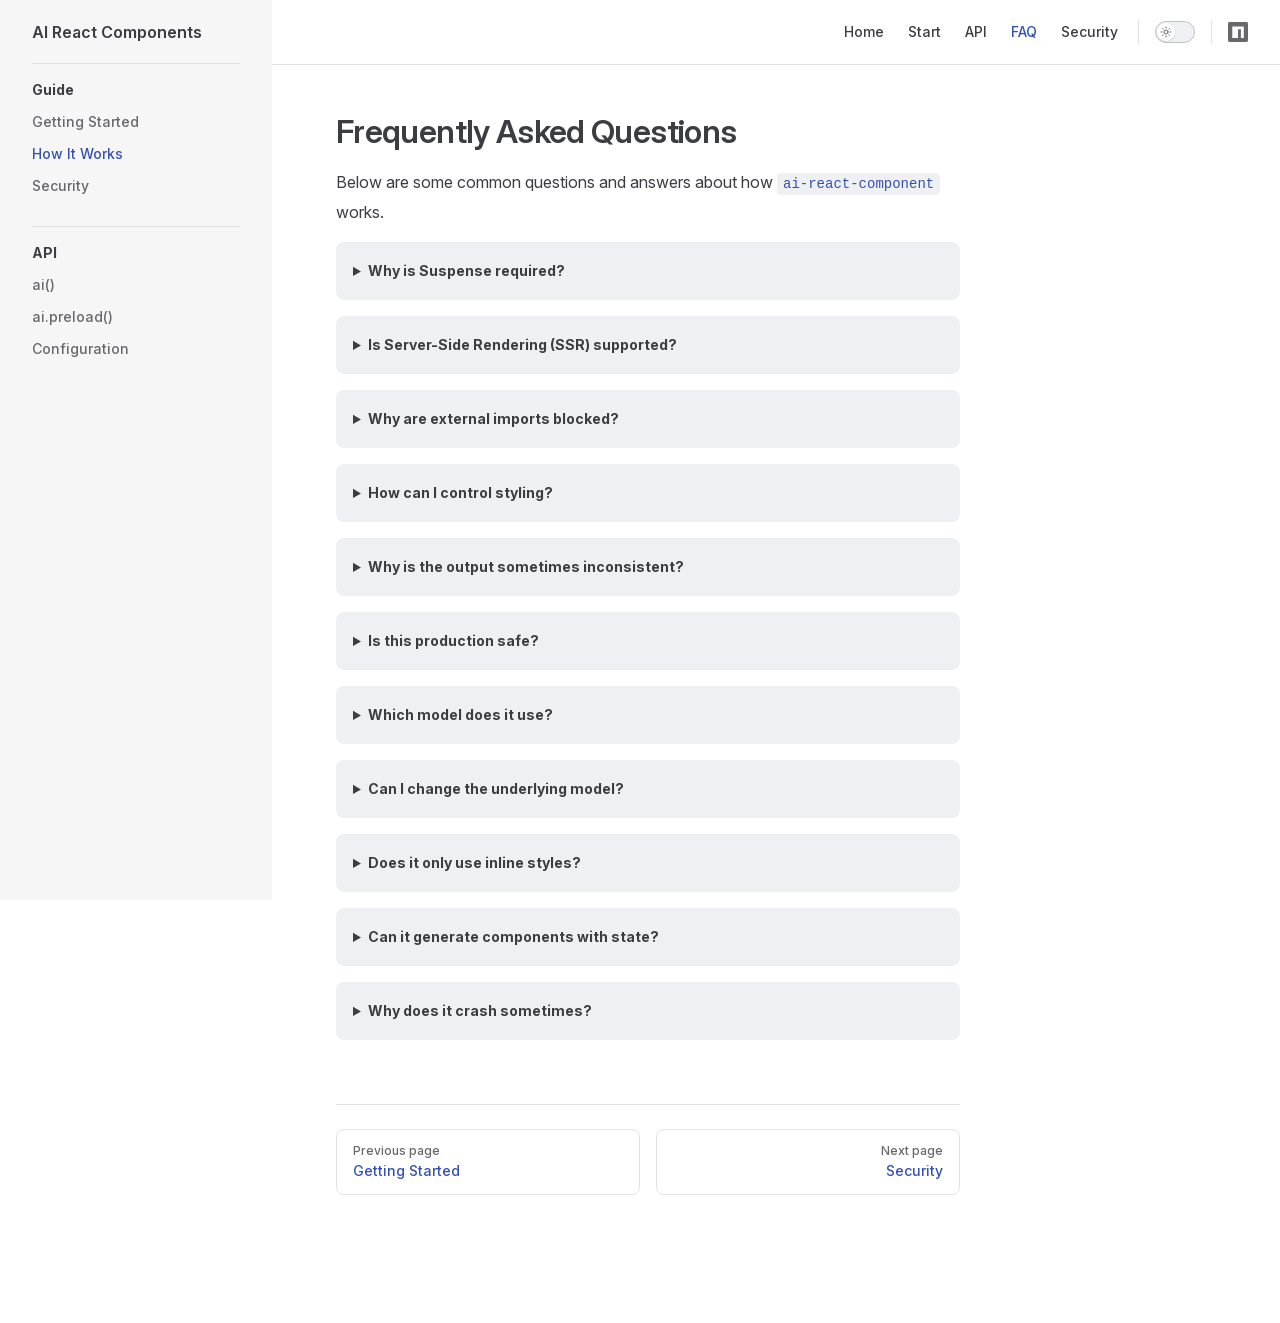
<file: faq.html>
<!DOCTYPE html>
<html lang="en-US" dir="ltr">
  <head>
    <meta charset="utf-8">
    <meta name="viewport" content="width=device-width,initial-scale=1">
    <title>Frequently Asked Questions | AI React Components</title>
    <meta name="description" content="Generate React components from prompts using AI.">
    <meta name="generator" content="VitePress v2.0.0-alpha.17">
    <link rel="preload stylesheet" href="/assets/style.V495ZxEB.css" as="style">
    <link rel="preload stylesheet" href="/vp-icons.css" as="style">
    
    <script type="module" src="/assets/app.DeVPEVya.js"></script>
    <link rel="preload" href="/assets/inter-roman-latin.Cy4MYw_J.woff2" as="font" type="font/woff2" crossorigin="">
    <link rel="modulepreload" href="/assets/chunks/theme.CwWaGLos.js">
    <link rel="modulepreload" href="/assets/chunks/framework.Dp0T42OV.js">
    <link rel="modulepreload" href="/assets/faq.md.R_hnH-ma.lean.js">
    <script id="check-dark-mode">(()=>{const e=localStorage.getItem("vitepress-theme-appearance")||"auto",a=window.matchMedia("(prefers-color-scheme: dark)").matches;(!e||e==="auto"?a:e==="dark")&&document.documentElement.classList.add("dark")})();</script>
    <script id="check-mac-os">document.documentElement.classList.toggle("mac",/Mac|iPhone|iPod|iPad/i.test(navigator.platform));</script>
  </head>
  <body>
    <div id="app"><div class="Layout" data-v-c109192d><!--[--><!--]--><!--[--><span tabindex="-1" data-v-10d4d845></span><a href="#VPContent" class="VPSkipLink visually-hidden" data-v-10d4d845>Skip to content</a><!--]--><!----><header class="VPNav" data-v-c109192d data-v-d5bf7c8e><div class="VPNavBar has-sidebar top" data-v-d5bf7c8e data-v-cc1d9f2e><div class="wrapper" data-v-cc1d9f2e><div class="container" data-v-cc1d9f2e><div class="title" data-v-cc1d9f2e><div class="VPNavBarTitle has-sidebar" data-v-cc1d9f2e data-v-d4488dd0><a class="title" href="/" data-v-d4488dd0><!--[--><!--]--><!----><span data-v-d4488dd0>AI React Components</span><!--[--><!--]--></a></div></div><div class="content" data-v-cc1d9f2e><div class="content-body" data-v-cc1d9f2e><!--[--><!--]--><div class="VPNavBarSearch search" data-v-cc1d9f2e data-v-bdd98725><!----></div><nav aria-labelledby="main-nav-aria-label" class="VPNavBarMenu menu" data-v-cc1d9f2e data-v-020be4db><span id="main-nav-aria-label" class="visually-hidden" data-v-020be4db> Main Navigation </span><!--[--><!--[--><a class="VPLink link VPNavBarMenuLink" href="/" tabindex="0" data-v-020be4db data-v-727dd4ba><!--[--><span data-v-727dd4ba>Home</span><!--]--></a><!--]--><!--[--><a class="VPLink link VPNavBarMenuLink" href="/index1.html" tabindex="0" data-v-020be4db data-v-727dd4ba><!--[--><span data-v-727dd4ba>Start</span><!--]--></a><!--]--><!--[--><a class="VPLink link VPNavBarMenuLink" href="/api.html" tabindex="0" data-v-020be4db data-v-727dd4ba><!--[--><span data-v-727dd4ba>API</span><!--]--></a><!--]--><!--[--><a class="VPLink link VPNavBarMenuLink active" href="/faq.html" tabindex="0" data-v-020be4db data-v-727dd4ba><!--[--><span data-v-727dd4ba>FAQ</span><!--]--></a><!--]--><!--[--><a class="VPLink link VPNavBarMenuLink" href="/security.html" tabindex="0" data-v-020be4db data-v-727dd4ba><!--[--><span data-v-727dd4ba>Security</span><!--]--></a><!--]--><!--]--></nav><!----><div class="VPNavBarAppearance appearance" data-v-cc1d9f2e data-v-3f90c1a5><button class="VPSwitch VPSwitchAppearance" type="button" role="switch" title aria-checked="false" data-v-3f90c1a5 data-v-be9742d9 data-v-b4ccac88><span class="check" data-v-b4ccac88><span class="icon" data-v-b4ccac88><!--[--><span class="vpi-sun sun" data-v-be9742d9></span><span class="vpi-moon moon" data-v-be9742d9></span><!--]--></span></span></button></div><div class="VPSocialLinks VPNavBarSocialLinks social-links" data-v-cc1d9f2e data-v-ef6192dc data-v-a1a7286e><!--[--><a class="VPSocialLink no-icon" href="https://www.npmjs.com/package/ai-react-component" aria-label="npm" target="_blank" rel="me noopener" data-v-a1a7286e data-v-32d78712><span class="vpi-social-npm"></span></a><!--]--></div><div class="VPFlyout VPNavBarExtra extra" data-v-cc1d9f2e data-v-2a0cad91 data-v-d8fae6e2><button type="button" class="button" aria-haspopup="true" aria-expanded="false" aria-label="extra navigation" data-v-d8fae6e2><span class="vpi-more-horizontal icon" data-v-d8fae6e2></span></button><div class="menu" data-v-d8fae6e2><div class="VPMenu" data-v-d8fae6e2 data-v-fcd1d7a8><!----><!--[--><!--[--><!----><div class="group" data-v-2a0cad91><div class="item appearance" data-v-2a0cad91><p class="label" data-v-2a0cad91>Appearance</p><div class="appearance-action" data-v-2a0cad91><button class="VPSwitch VPSwitchAppearance" type="button" role="switch" title aria-checked="false" data-v-2a0cad91 data-v-be9742d9 data-v-b4ccac88><span class="check" data-v-b4ccac88><span class="icon" data-v-b4ccac88><!--[--><span class="vpi-sun sun" data-v-be9742d9></span><span class="vpi-moon moon" data-v-be9742d9></span><!--]--></span></span></button></div></div></div><div class="group" data-v-2a0cad91><div class="item social-links" data-v-2a0cad91><div class="VPSocialLinks social-links-list" data-v-2a0cad91 data-v-a1a7286e><!--[--><a class="VPSocialLink no-icon" href="https://www.npmjs.com/package/ai-react-component" aria-label="npm" target="_blank" rel="me noopener" data-v-a1a7286e data-v-32d78712><span class="vpi-social-npm"></span></a><!--]--></div></div></div><!--]--><!--]--></div></div></div><!--[--><!--]--><button type="button" class="VPNavBarHamburger hamburger" aria-label="mobile navigation" aria-expanded="false" aria-controls="VPNavScreen" data-v-cc1d9f2e data-v-6bee1efd><span class="container" data-v-6bee1efd><span class="top" data-v-6bee1efd></span><span class="middle" data-v-6bee1efd></span><span class="bottom" data-v-6bee1efd></span></span></button></div></div></div></div><div class="divider" data-v-cc1d9f2e><div class="divider-line" data-v-cc1d9f2e></div></div></div><!----></header><div class="VPLocalNav has-sidebar empty" data-v-c109192d data-v-73add737><div class="container" data-v-73add737><button class="menu" aria-expanded="false" aria-controls="VPSidebarNav" data-v-73add737><span class="vpi-align-left menu-icon" data-v-73add737></span><span class="menu-text" data-v-73add737>Menu</span></button><div class="VPLocalNavOutlineDropdown" style="--vp-vh:0px;" data-v-73add737 data-v-e28a51a6><button data-v-e28a51a6>Return to top</button><!----></div></div></div><aside class="VPSidebar" data-v-c109192d data-v-49f51a23><div class="curtain" data-v-49f51a23></div><nav class="nav" id="VPSidebarNav" aria-labelledby="sidebar-aria-label" tabindex="-1" data-v-49f51a23><span class="visually-hidden" id="sidebar-aria-label" data-v-49f51a23> Sidebar Navigation </span><!--[--><!--]--><!--[--><div class="no-transition group" data-v-a84b7c21><section class="VPSidebarItem level-0 has-active" data-v-a84b7c21 data-v-6b36a2fd><div class="item" role="button" tabindex="0" data-v-6b36a2fd><div class="indicator" data-v-6b36a2fd></div><h2 class="text" data-v-6b36a2fd>Guide</h2><!----></div><div class="items" data-v-6b36a2fd><!--[--><div class="VPSidebarItem level-1 is-link" data-v-6b36a2fd data-v-6b36a2fd><div class="item" data-v-6b36a2fd><div class="indicator" data-v-6b36a2fd></div><a class="VPLink link link" href="/index1.html" data-v-6b36a2fd><!--[--><p class="text" data-v-6b36a2fd>Getting Started</p><!--]--></a><!----></div><!----></div><div class="VPSidebarItem level-1 is-link" data-v-6b36a2fd data-v-6b36a2fd><div class="item" data-v-6b36a2fd><div class="indicator" data-v-6b36a2fd></div><a class="VPLink link link" href="/faq.html" data-v-6b36a2fd><!--[--><p class="text" data-v-6b36a2fd>How It Works</p><!--]--></a><!----></div><!----></div><div class="VPSidebarItem level-1 is-link" data-v-6b36a2fd data-v-6b36a2fd><div class="item" data-v-6b36a2fd><div class="indicator" data-v-6b36a2fd></div><a class="VPLink link link" href="/security.html" data-v-6b36a2fd><!--[--><p class="text" data-v-6b36a2fd>Security</p><!--]--></a><!----></div><!----></div><!--]--></div></section></div><div class="no-transition group" data-v-a84b7c21><section class="VPSidebarItem level-0" data-v-a84b7c21 data-v-6b36a2fd><div class="item" role="button" tabindex="0" data-v-6b36a2fd><div class="indicator" data-v-6b36a2fd></div><h2 class="text" data-v-6b36a2fd>API</h2><!----></div><div class="items" data-v-6b36a2fd><!--[--><div class="VPSidebarItem level-1 is-link" data-v-6b36a2fd data-v-6b36a2fd><div class="item" data-v-6b36a2fd><div class="indicator" data-v-6b36a2fd></div><a class="VPLink link link" href="/api.html" data-v-6b36a2fd><!--[--><p class="text" data-v-6b36a2fd>ai()</p><!--]--></a><!----></div><!----></div><div class="VPSidebarItem level-1 is-link" data-v-6b36a2fd data-v-6b36a2fd><div class="item" data-v-6b36a2fd><div class="indicator" data-v-6b36a2fd></div><a class="VPLink link link" href="/api.html" data-v-6b36a2fd><!--[--><p class="text" data-v-6b36a2fd>ai.preload()</p><!--]--></a><!----></div><!----></div><div class="VPSidebarItem level-1 is-link" data-v-6b36a2fd data-v-6b36a2fd><div class="item" data-v-6b36a2fd><div class="indicator" data-v-6b36a2fd></div><a class="VPLink link link" href="/api.html" data-v-6b36a2fd><!--[--><p class="text" data-v-6b36a2fd>Configuration</p><!--]--></a><!----></div><!----></div><!--]--></div></section></div><!--]--><!--[--><!--]--></nav></aside><div class="VPContent has-sidebar" id="VPContent" data-v-c109192d data-v-529a4999><div class="VPDoc has-sidebar has-aside" data-v-529a4999 data-v-d668f7cc><!--[--><!--]--><div class="container" data-v-d668f7cc><div class="aside" data-v-d668f7cc><div class="aside-curtain" data-v-d668f7cc></div><div class="aside-container" data-v-d668f7cc><div class="aside-content" data-v-d668f7cc><div class="VPDocAside" data-v-d668f7cc data-v-cb998dce><!--[--><!--]--><!--[--><!--]--><nav aria-labelledby="doc-outline-aria-label" class="VPDocAsideOutline" data-v-cb998dce data-v-c8b19031><div class="content" data-v-c8b19031><div class="outline-marker" data-v-c8b19031></div><div aria-level="2" class="outline-title" id="doc-outline-aria-label" role="heading" data-v-c8b19031>On this page</div><ul class="VPDocOutlineItem root" data-v-c8b19031 data-v-63c57e50><!--[--><!--]--></ul></div></nav><!--[--><!--]--><div class="spacer" data-v-cb998dce></div><!--[--><!--]--><!----><!--[--><!--]--><!--[--><!--]--></div></div></div></div><div class="content" data-v-d668f7cc><div class="content-container" data-v-d668f7cc><!--[--><!--]--><main class="main" data-v-d668f7cc><div style="position:relative;" class="vp-doc _faq" data-v-d668f7cc><div><h1 id="frequently-asked-questions" tabindex="-1">Frequently Asked Questions <a class="header-anchor" href="#frequently-asked-questions" aria-label="Permalink to “Frequently Asked Questions”">​</a></h1><p>Below are some common questions and answers about how <code>ai-react-component</code> works.</p><details class="details custom-block"><summary>Why is Suspense required?</summary><p>Component generation is completely asynchronous. We leverage React Suspense to handle the loading state gracefully while the AI generates and compiles your component.</p></details><details class="details custom-block"><summary>Is Server-Side Rendering (SSR) supported?</summary><p><strong>Not supported.</strong> The generation process heavily relies on browser APIs and dynamic compilation which currently restricts it to client-side only.</p></details><details class="details custom-block"><summary>Why are external imports blocked?</summary><p>This is primarily due to <strong>security</strong> and <strong>runtime limitations</strong>. Executing AI-generated code with arbitrary imports in the browser poses significant risks.</p></details><details class="details custom-block"><summary>How can I control styling?</summary><p>Styling control is achieved strictly through your prompt instructions (e.g., <code>&quot;a modern blue button with rounded corners&quot;</code>).</p></details><details class="details custom-block"><summary>Why is the output sometimes inconsistent?</summary><p>Due to the inherent variability of Large Language Models (LLMs), the AI may generate different structural code or styling for the same prompt across different runs.</p></details><details class="details custom-block"><summary>Is this production safe?</summary><p><strong>No.</strong> This is an experimental tool and executing AI-generated logic at runtime in production applications is strongly discouraged.</p></details><details class="details custom-block"><summary>Which model does it use?</summary><p>By default, it uses <code>gpt-4.1-mini</code>.</p></details><details class="details custom-block"><summary>Can I change the underlying model?</summary><p>Yes, but you will need to modify the source code to provide a different provider or model string.</p></details><details class="details custom-block"><summary>Does it only use inline styles?</summary><p>Yes, this is by design to avoid external dependencies and keep the components self-contained.</p></details><details class="details custom-block"><summary>Can it generate components with state?</summary><p>Yes! As long as the AI generates the correct React Hooks (like <code>useState</code>), the resulting component will be fully interactive.</p></details><details class="details custom-block"><summary>Why does it crash sometimes?</summary><p>Crashes usually happen because the AI produced invalid JSX or unexpected JavaScript that our runtime compiler could not parse.</p></details></div></div></main><footer class="VPDocFooter" data-v-d668f7cc data-v-1bcd8184><!--[--><!--]--><!----><nav class="prev-next" aria-labelledby="doc-footer-aria-label" data-v-1bcd8184><span class="visually-hidden" id="doc-footer-aria-label" data-v-1bcd8184>Pager</span><div class="pager" data-v-1bcd8184><a class="VPLink link pager-link prev" href="/index1.html" data-v-1bcd8184><!--[--><span class="desc" data-v-1bcd8184>Previous page</span><span class="title" data-v-1bcd8184>Getting Started</span><!--]--></a></div><div class="pager" data-v-1bcd8184><a class="VPLink link pager-link next" href="/security.html" data-v-1bcd8184><!--[--><span class="desc" data-v-1bcd8184>Next page</span><span class="title" data-v-1bcd8184>Security</span><!--]--></a></div></nav></footer><!--[--><!--]--></div></div></div><!--[--><!--]--></div></div><!----><!--[--><!--]--></div></div>
    <script>window.__VP_HASH_MAP__=JSON.parse("{\"api.md\":\"CnNNcpx4\",\"env.md\":\"CuxRRjc8\",\"faq.md\":\"R_hnH-ma\",\"index.md\":\"B3Pq1dxI\",\"index1.md\":\"ByWL-I4_\",\"security.md\":\"BSh_4SIy\"}");window.__VP_SITE_DATA__=JSON.parse("{\"lang\":\"en-US\",\"dir\":\"ltr\",\"title\":\"AI React Components\",\"description\":\"Generate React components from prompts using AI.\",\"base\":\"/\",\"head\":[],\"router\":{\"prefetchLinks\":true},\"appearance\":true,\"themeConfig\":{\"nav\":[{\"text\":\"Home\",\"link\":\"/\"},{\"text\":\"Start\",\"link\":\"/index1.md\"},{\"text\":\"API\",\"link\":\"/api.md\"},{\"text\":\"FAQ\",\"link\":\"/faq.md\"},{\"text\":\"Security\",\"link\":\"/security.md\"}],\"sidebar\":[{\"text\":\"Guide\",\"items\":[{\"text\":\"Getting Started\",\"link\":\"/index1\"},{\"text\":\"How It Works\",\"link\":\"/faq\"},{\"text\":\"Security\",\"link\":\"/security\"}]},{\"text\":\"API\",\"items\":[{\"text\":\"ai()\",\"link\":\"/api.md\"},{\"text\":\"ai.preload()\",\"link\":\"/api.md\"},{\"text\":\"Configuration\",\"link\":\"/api.md\"}]}],\"socialLinks\":[{\"icon\":\"npm\",\"link\":\"https://www.npmjs.com/package/ai-react-component\"}]},\"locales\":{},\"scrollOffset\":134,\"cleanUrls\":false,\"additionalConfig\":{}}");</script>
    
  </body>
</html>
</file>
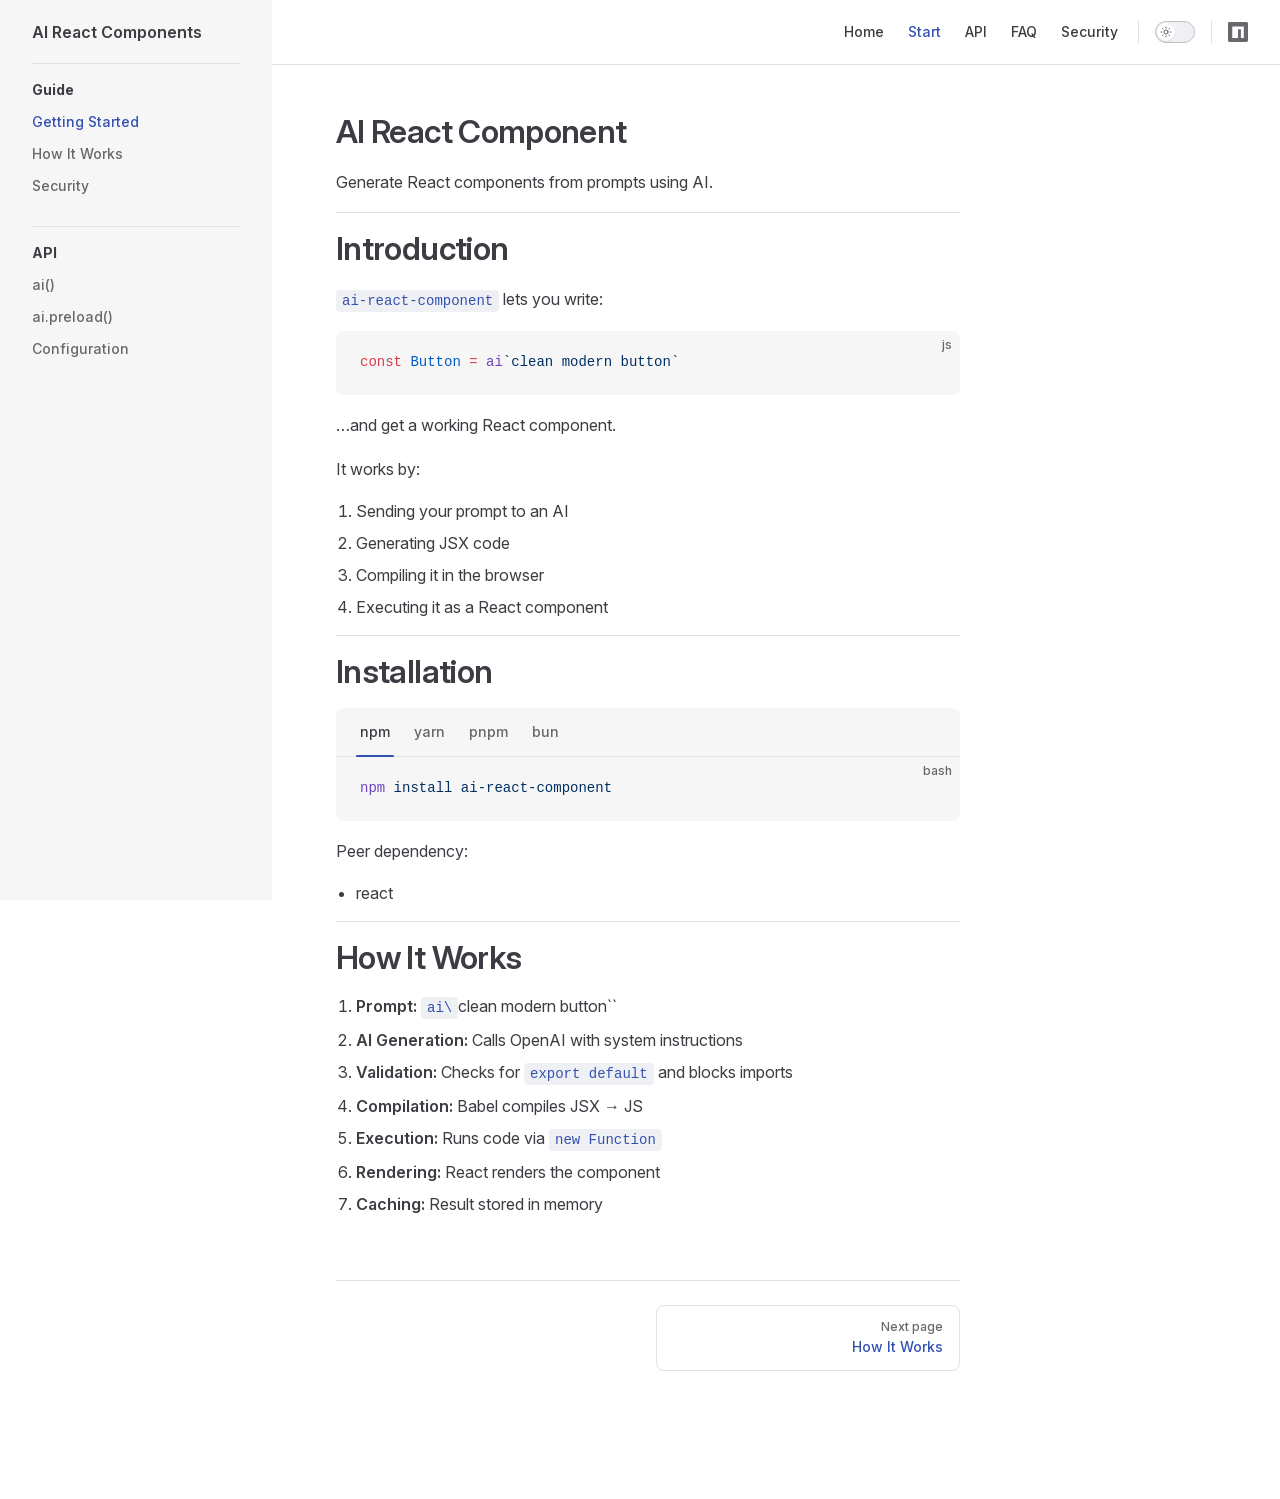
<file: index1.html>
<!DOCTYPE html>
<html lang="en-US" dir="ltr">
  <head>
    <meta charset="utf-8">
    <meta name="viewport" content="width=device-width,initial-scale=1">
    <title>AI React Component | AI React Components</title>
    <meta name="description" content="Generate React components from prompts using AI.">
    <meta name="generator" content="VitePress v2.0.0-alpha.17">
    <link rel="preload stylesheet" href="/assets/style.V495ZxEB.css" as="style">
    <link rel="preload stylesheet" href="/vp-icons.css" as="style">
    
    <script type="module" src="/assets/app.DeVPEVya.js"></script>
    <link rel="preload" href="/assets/inter-roman-latin.Cy4MYw_J.woff2" as="font" type="font/woff2" crossorigin="">
    <link rel="modulepreload" href="/assets/chunks/theme.CwWaGLos.js">
    <link rel="modulepreload" href="/assets/chunks/framework.Dp0T42OV.js">
    <link rel="modulepreload" href="/assets/index1.md.ByWL-I4_.lean.js">
    <script id="check-dark-mode">(()=>{const e=localStorage.getItem("vitepress-theme-appearance")||"auto",a=window.matchMedia("(prefers-color-scheme: dark)").matches;(!e||e==="auto"?a:e==="dark")&&document.documentElement.classList.add("dark")})();</script>
    <script id="check-mac-os">document.documentElement.classList.toggle("mac",/Mac|iPhone|iPod|iPad/i.test(navigator.platform));</script>
  </head>
  <body>
    <div id="app"><div class="Layout" data-v-c109192d><!--[--><!--]--><!--[--><span tabindex="-1" data-v-10d4d845></span><a href="#VPContent" class="VPSkipLink visually-hidden" data-v-10d4d845>Skip to content</a><!--]--><!----><header class="VPNav" data-v-c109192d data-v-d5bf7c8e><div class="VPNavBar has-sidebar top" data-v-d5bf7c8e data-v-cc1d9f2e><div class="wrapper" data-v-cc1d9f2e><div class="container" data-v-cc1d9f2e><div class="title" data-v-cc1d9f2e><div class="VPNavBarTitle has-sidebar" data-v-cc1d9f2e data-v-d4488dd0><a class="title" href="/" data-v-d4488dd0><!--[--><!--]--><!----><span data-v-d4488dd0>AI React Components</span><!--[--><!--]--></a></div></div><div class="content" data-v-cc1d9f2e><div class="content-body" data-v-cc1d9f2e><!--[--><!--]--><div class="VPNavBarSearch search" data-v-cc1d9f2e data-v-bdd98725><!----></div><nav aria-labelledby="main-nav-aria-label" class="VPNavBarMenu menu" data-v-cc1d9f2e data-v-020be4db><span id="main-nav-aria-label" class="visually-hidden" data-v-020be4db> Main Navigation </span><!--[--><!--[--><a class="VPLink link VPNavBarMenuLink" href="/" tabindex="0" data-v-020be4db data-v-727dd4ba><!--[--><span data-v-727dd4ba>Home</span><!--]--></a><!--]--><!--[--><a class="VPLink link VPNavBarMenuLink active" href="/index1.html" tabindex="0" data-v-020be4db data-v-727dd4ba><!--[--><span data-v-727dd4ba>Start</span><!--]--></a><!--]--><!--[--><a class="VPLink link VPNavBarMenuLink" href="/api.html" tabindex="0" data-v-020be4db data-v-727dd4ba><!--[--><span data-v-727dd4ba>API</span><!--]--></a><!--]--><!--[--><a class="VPLink link VPNavBarMenuLink" href="/faq.html" tabindex="0" data-v-020be4db data-v-727dd4ba><!--[--><span data-v-727dd4ba>FAQ</span><!--]--></a><!--]--><!--[--><a class="VPLink link VPNavBarMenuLink" href="/security.html" tabindex="0" data-v-020be4db data-v-727dd4ba><!--[--><span data-v-727dd4ba>Security</span><!--]--></a><!--]--><!--]--></nav><!----><div class="VPNavBarAppearance appearance" data-v-cc1d9f2e data-v-3f90c1a5><button class="VPSwitch VPSwitchAppearance" type="button" role="switch" title aria-checked="false" data-v-3f90c1a5 data-v-be9742d9 data-v-b4ccac88><span class="check" data-v-b4ccac88><span class="icon" data-v-b4ccac88><!--[--><span class="vpi-sun sun" data-v-be9742d9></span><span class="vpi-moon moon" data-v-be9742d9></span><!--]--></span></span></button></div><div class="VPSocialLinks VPNavBarSocialLinks social-links" data-v-cc1d9f2e data-v-ef6192dc data-v-a1a7286e><!--[--><a class="VPSocialLink no-icon" href="https://www.npmjs.com/package/ai-react-component" aria-label="npm" target="_blank" rel="me noopener" data-v-a1a7286e data-v-32d78712><span class="vpi-social-npm"></span></a><!--]--></div><div class="VPFlyout VPNavBarExtra extra" data-v-cc1d9f2e data-v-2a0cad91 data-v-d8fae6e2><button type="button" class="button" aria-haspopup="true" aria-expanded="false" aria-label="extra navigation" data-v-d8fae6e2><span class="vpi-more-horizontal icon" data-v-d8fae6e2></span></button><div class="menu" data-v-d8fae6e2><div class="VPMenu" data-v-d8fae6e2 data-v-fcd1d7a8><!----><!--[--><!--[--><!----><div class="group" data-v-2a0cad91><div class="item appearance" data-v-2a0cad91><p class="label" data-v-2a0cad91>Appearance</p><div class="appearance-action" data-v-2a0cad91><button class="VPSwitch VPSwitchAppearance" type="button" role="switch" title aria-checked="false" data-v-2a0cad91 data-v-be9742d9 data-v-b4ccac88><span class="check" data-v-b4ccac88><span class="icon" data-v-b4ccac88><!--[--><span class="vpi-sun sun" data-v-be9742d9></span><span class="vpi-moon moon" data-v-be9742d9></span><!--]--></span></span></button></div></div></div><div class="group" data-v-2a0cad91><div class="item social-links" data-v-2a0cad91><div class="VPSocialLinks social-links-list" data-v-2a0cad91 data-v-a1a7286e><!--[--><a class="VPSocialLink no-icon" href="https://www.npmjs.com/package/ai-react-component" aria-label="npm" target="_blank" rel="me noopener" data-v-a1a7286e data-v-32d78712><span class="vpi-social-npm"></span></a><!--]--></div></div></div><!--]--><!--]--></div></div></div><!--[--><!--]--><button type="button" class="VPNavBarHamburger hamburger" aria-label="mobile navigation" aria-expanded="false" aria-controls="VPNavScreen" data-v-cc1d9f2e data-v-6bee1efd><span class="container" data-v-6bee1efd><span class="top" data-v-6bee1efd></span><span class="middle" data-v-6bee1efd></span><span class="bottom" data-v-6bee1efd></span></span></button></div></div></div></div><div class="divider" data-v-cc1d9f2e><div class="divider-line" data-v-cc1d9f2e></div></div></div><!----></header><div class="VPLocalNav has-sidebar empty" data-v-c109192d data-v-73add737><div class="container" data-v-73add737><button class="menu" aria-expanded="false" aria-controls="VPSidebarNav" data-v-73add737><span class="vpi-align-left menu-icon" data-v-73add737></span><span class="menu-text" data-v-73add737>Menu</span></button><div class="VPLocalNavOutlineDropdown" style="--vp-vh:0px;" data-v-73add737 data-v-e28a51a6><button data-v-e28a51a6>Return to top</button><!----></div></div></div><aside class="VPSidebar" data-v-c109192d data-v-49f51a23><div class="curtain" data-v-49f51a23></div><nav class="nav" id="VPSidebarNav" aria-labelledby="sidebar-aria-label" tabindex="-1" data-v-49f51a23><span class="visually-hidden" id="sidebar-aria-label" data-v-49f51a23> Sidebar Navigation </span><!--[--><!--]--><!--[--><div class="no-transition group" data-v-a84b7c21><section class="VPSidebarItem level-0 has-active" data-v-a84b7c21 data-v-6b36a2fd><div class="item" role="button" tabindex="0" data-v-6b36a2fd><div class="indicator" data-v-6b36a2fd></div><h2 class="text" data-v-6b36a2fd>Guide</h2><!----></div><div class="items" data-v-6b36a2fd><!--[--><div class="VPSidebarItem level-1 is-link" data-v-6b36a2fd data-v-6b36a2fd><div class="item" data-v-6b36a2fd><div class="indicator" data-v-6b36a2fd></div><a class="VPLink link link" href="/index1.html" data-v-6b36a2fd><!--[--><p class="text" data-v-6b36a2fd>Getting Started</p><!--]--></a><!----></div><!----></div><div class="VPSidebarItem level-1 is-link" data-v-6b36a2fd data-v-6b36a2fd><div class="item" data-v-6b36a2fd><div class="indicator" data-v-6b36a2fd></div><a class="VPLink link link" href="/faq.html" data-v-6b36a2fd><!--[--><p class="text" data-v-6b36a2fd>How It Works</p><!--]--></a><!----></div><!----></div><div class="VPSidebarItem level-1 is-link" data-v-6b36a2fd data-v-6b36a2fd><div class="item" data-v-6b36a2fd><div class="indicator" data-v-6b36a2fd></div><a class="VPLink link link" href="/security.html" data-v-6b36a2fd><!--[--><p class="text" data-v-6b36a2fd>Security</p><!--]--></a><!----></div><!----></div><!--]--></div></section></div><div class="no-transition group" data-v-a84b7c21><section class="VPSidebarItem level-0" data-v-a84b7c21 data-v-6b36a2fd><div class="item" role="button" tabindex="0" data-v-6b36a2fd><div class="indicator" data-v-6b36a2fd></div><h2 class="text" data-v-6b36a2fd>API</h2><!----></div><div class="items" data-v-6b36a2fd><!--[--><div class="VPSidebarItem level-1 is-link" data-v-6b36a2fd data-v-6b36a2fd><div class="item" data-v-6b36a2fd><div class="indicator" data-v-6b36a2fd></div><a class="VPLink link link" href="/api.html" data-v-6b36a2fd><!--[--><p class="text" data-v-6b36a2fd>ai()</p><!--]--></a><!----></div><!----></div><div class="VPSidebarItem level-1 is-link" data-v-6b36a2fd data-v-6b36a2fd><div class="item" data-v-6b36a2fd><div class="indicator" data-v-6b36a2fd></div><a class="VPLink link link" href="/api.html" data-v-6b36a2fd><!--[--><p class="text" data-v-6b36a2fd>ai.preload()</p><!--]--></a><!----></div><!----></div><div class="VPSidebarItem level-1 is-link" data-v-6b36a2fd data-v-6b36a2fd><div class="item" data-v-6b36a2fd><div class="indicator" data-v-6b36a2fd></div><a class="VPLink link link" href="/api.html" data-v-6b36a2fd><!--[--><p class="text" data-v-6b36a2fd>Configuration</p><!--]--></a><!----></div><!----></div><!--]--></div></section></div><!--]--><!--[--><!--]--></nav></aside><div class="VPContent has-sidebar" id="VPContent" data-v-c109192d data-v-529a4999><div class="VPDoc has-sidebar has-aside" data-v-529a4999 data-v-d668f7cc><!--[--><!--]--><div class="container" data-v-d668f7cc><div class="aside" data-v-d668f7cc><div class="aside-curtain" data-v-d668f7cc></div><div class="aside-container" data-v-d668f7cc><div class="aside-content" data-v-d668f7cc><div class="VPDocAside" data-v-d668f7cc data-v-cb998dce><!--[--><!--]--><!--[--><!--]--><nav aria-labelledby="doc-outline-aria-label" class="VPDocAsideOutline" data-v-cb998dce data-v-c8b19031><div class="content" data-v-c8b19031><div class="outline-marker" data-v-c8b19031></div><div aria-level="2" class="outline-title" id="doc-outline-aria-label" role="heading" data-v-c8b19031>On this page</div><ul class="VPDocOutlineItem root" data-v-c8b19031 data-v-63c57e50><!--[--><!--]--></ul></div></nav><!--[--><!--]--><div class="spacer" data-v-cb998dce></div><!--[--><!--]--><!----><!--[--><!--]--><!--[--><!--]--></div></div></div></div><div class="content" data-v-d668f7cc><div class="content-container" data-v-d668f7cc><!--[--><!--]--><main class="main" data-v-d668f7cc><div style="position:relative;" class="vp-doc _index1" data-v-d668f7cc><div><h1 id="ai-react-component" tabindex="-1">AI React Component <a class="header-anchor" href="#ai-react-component" aria-label="Permalink to “AI React Component”">​</a></h1><p>Generate React components from prompts using AI.</p><hr><h1 id="introduction" tabindex="-1">Introduction <a class="header-anchor" href="#introduction" aria-label="Permalink to “Introduction”">​</a></h1><p><code>ai-react-component</code> lets you write:</p><div class="language-js"><button title="Copy Code" class="copy"></button><span class="lang">js</span><pre class="shiki shiki-themes github-light github-dark" style="--shiki-light:#24292e;--shiki-dark:#e1e4e8;--shiki-light-bg:#fff;--shiki-dark-bg:#24292e;" tabindex="0" dir="ltr"><code><span class="line"><span style="--shiki-light:#D73A49;--shiki-dark:#F97583;">const</span><span style="--shiki-light:#005CC5;--shiki-dark:#79B8FF;"> Button</span><span style="--shiki-light:#D73A49;--shiki-dark:#F97583;"> =</span><span style="--shiki-light:#6F42C1;--shiki-dark:#B392F0;"> ai</span><span style="--shiki-light:#032F62;--shiki-dark:#9ECBFF;">`clean modern button`</span></span></code></pre></div><p>…and get a working React component.</p><p>It works by:</p><ol><li>Sending your prompt to an AI</li><li>Generating JSX code</li><li>Compiling it in the browser</li><li>Executing it as a React component</li></ol><hr><h1 id="installation" tabindex="-1">Installation <a class="header-anchor" href="#installation" aria-label="Permalink to “Installation”">​</a></h1><div class="vp-code-group"><div class="tabs"><input type="radio" name="group-46" id="tab-47" checked><label data-title="npm" for="tab-47">npm</label><input type="radio" name="group-46" id="tab-48"><label data-title="yarn" for="tab-48">yarn</label><input type="radio" name="group-46" id="tab-49"><label data-title="pnpm" for="tab-49">pnpm</label><input type="radio" name="group-46" id="tab-50"><label data-title="bun" for="tab-50">bun</label></div><div class="blocks"><div class="language-bash active"><button title="Copy Code" class="copy"></button><span class="lang">bash</span><pre class="shiki shiki-themes github-light github-dark" style="--shiki-light:#24292e;--shiki-dark:#e1e4e8;--shiki-light-bg:#fff;--shiki-dark-bg:#24292e;" tabindex="0" dir="ltr"><code><span class="line"><span style="--shiki-light:#6F42C1;--shiki-dark:#B392F0;">npm</span><span style="--shiki-light:#032F62;--shiki-dark:#9ECBFF;"> install</span><span style="--shiki-light:#032F62;--shiki-dark:#9ECBFF;"> ai-react-component</span></span></code></pre></div><div class="language-bash"><button title="Copy Code" class="copy"></button><span class="lang">bash</span><pre class="shiki shiki-themes github-light github-dark" style="--shiki-light:#24292e;--shiki-dark:#e1e4e8;--shiki-light-bg:#fff;--shiki-dark-bg:#24292e;" tabindex="0" dir="ltr"><code><span class="line"><span style="--shiki-light:#6F42C1;--shiki-dark:#B392F0;">yarn</span><span style="--shiki-light:#032F62;--shiki-dark:#9ECBFF;"> add</span><span style="--shiki-light:#032F62;--shiki-dark:#9ECBFF;"> ai-react-component</span></span></code></pre></div><div class="language-bash"><button title="Copy Code" class="copy"></button><span class="lang">bash</span><pre class="shiki shiki-themes github-light github-dark" style="--shiki-light:#24292e;--shiki-dark:#e1e4e8;--shiki-light-bg:#fff;--shiki-dark-bg:#24292e;" tabindex="0" dir="ltr"><code><span class="line"><span style="--shiki-light:#6F42C1;--shiki-dark:#B392F0;">pnpm</span><span style="--shiki-light:#032F62;--shiki-dark:#9ECBFF;"> add</span><span style="--shiki-light:#032F62;--shiki-dark:#9ECBFF;"> ai-react-component</span></span></code></pre></div><div class="language-bash"><button title="Copy Code" class="copy"></button><span class="lang">bash</span><pre class="shiki shiki-themes github-light github-dark" style="--shiki-light:#24292e;--shiki-dark:#e1e4e8;--shiki-light-bg:#fff;--shiki-dark-bg:#24292e;" tabindex="0" dir="ltr"><code><span class="line"><span style="--shiki-light:#6F42C1;--shiki-dark:#B392F0;">bun</span><span style="--shiki-light:#032F62;--shiki-dark:#9ECBFF;"> add</span><span style="--shiki-light:#032F62;--shiki-dark:#9ECBFF;"> ai-react-component</span></span></code></pre></div></div></div><p>Peer dependency:</p><ul><li>react</li></ul><hr><h1 id="how-it-works" tabindex="-1">How It Works <a class="header-anchor" href="#how-it-works" aria-label="Permalink to “How It Works”">​</a></h1><ol><li><strong>Prompt:</strong> <code>ai\</code>clean modern button``</li><li><strong>AI Generation:</strong> Calls OpenAI with system instructions</li><li><strong>Validation:</strong> Checks for <code>export default</code> and blocks imports</li><li><strong>Compilation:</strong> Babel compiles JSX → JS</li><li><strong>Execution:</strong> Runs code via <code>new Function</code></li><li><strong>Rendering:</strong> React renders the component</li><li><strong>Caching:</strong> Result stored in memory</li></ol></div></div></main><footer class="VPDocFooter" data-v-d668f7cc data-v-1bcd8184><!--[--><!--]--><!----><nav class="prev-next" aria-labelledby="doc-footer-aria-label" data-v-1bcd8184><span class="visually-hidden" id="doc-footer-aria-label" data-v-1bcd8184>Pager</span><div class="pager" data-v-1bcd8184><!----></div><div class="pager" data-v-1bcd8184><a class="VPLink link pager-link next" href="/faq.html" data-v-1bcd8184><!--[--><span class="desc" data-v-1bcd8184>Next page</span><span class="title" data-v-1bcd8184>How It Works</span><!--]--></a></div></nav></footer><!--[--><!--]--></div></div></div><!--[--><!--]--></div></div><!----><!--[--><!--]--></div></div>
    <script>window.__VP_HASH_MAP__=JSON.parse("{\"api.md\":\"CnNNcpx4\",\"env.md\":\"CuxRRjc8\",\"faq.md\":\"R_hnH-ma\",\"index.md\":\"B3Pq1dxI\",\"index1.md\":\"ByWL-I4_\",\"security.md\":\"BSh_4SIy\"}");window.__VP_SITE_DATA__=JSON.parse("{\"lang\":\"en-US\",\"dir\":\"ltr\",\"title\":\"AI React Components\",\"description\":\"Generate React components from prompts using AI.\",\"base\":\"/\",\"head\":[],\"router\":{\"prefetchLinks\":true},\"appearance\":true,\"themeConfig\":{\"nav\":[{\"text\":\"Home\",\"link\":\"/\"},{\"text\":\"Start\",\"link\":\"/index1.md\"},{\"text\":\"API\",\"link\":\"/api.md\"},{\"text\":\"FAQ\",\"link\":\"/faq.md\"},{\"text\":\"Security\",\"link\":\"/security.md\"}],\"sidebar\":[{\"text\":\"Guide\",\"items\":[{\"text\":\"Getting Started\",\"link\":\"/index1\"},{\"text\":\"How It Works\",\"link\":\"/faq\"},{\"text\":\"Security\",\"link\":\"/security\"}]},{\"text\":\"API\",\"items\":[{\"text\":\"ai()\",\"link\":\"/api.md\"},{\"text\":\"ai.preload()\",\"link\":\"/api.md\"},{\"text\":\"Configuration\",\"link\":\"/api.md\"}]}],\"socialLinks\":[{\"icon\":\"npm\",\"link\":\"https://www.npmjs.com/package/ai-react-component\"}]},\"locales\":{},\"scrollOffset\":134,\"cleanUrls\":false,\"additionalConfig\":{}}");</script>
    
  </body>
</html>
</file>
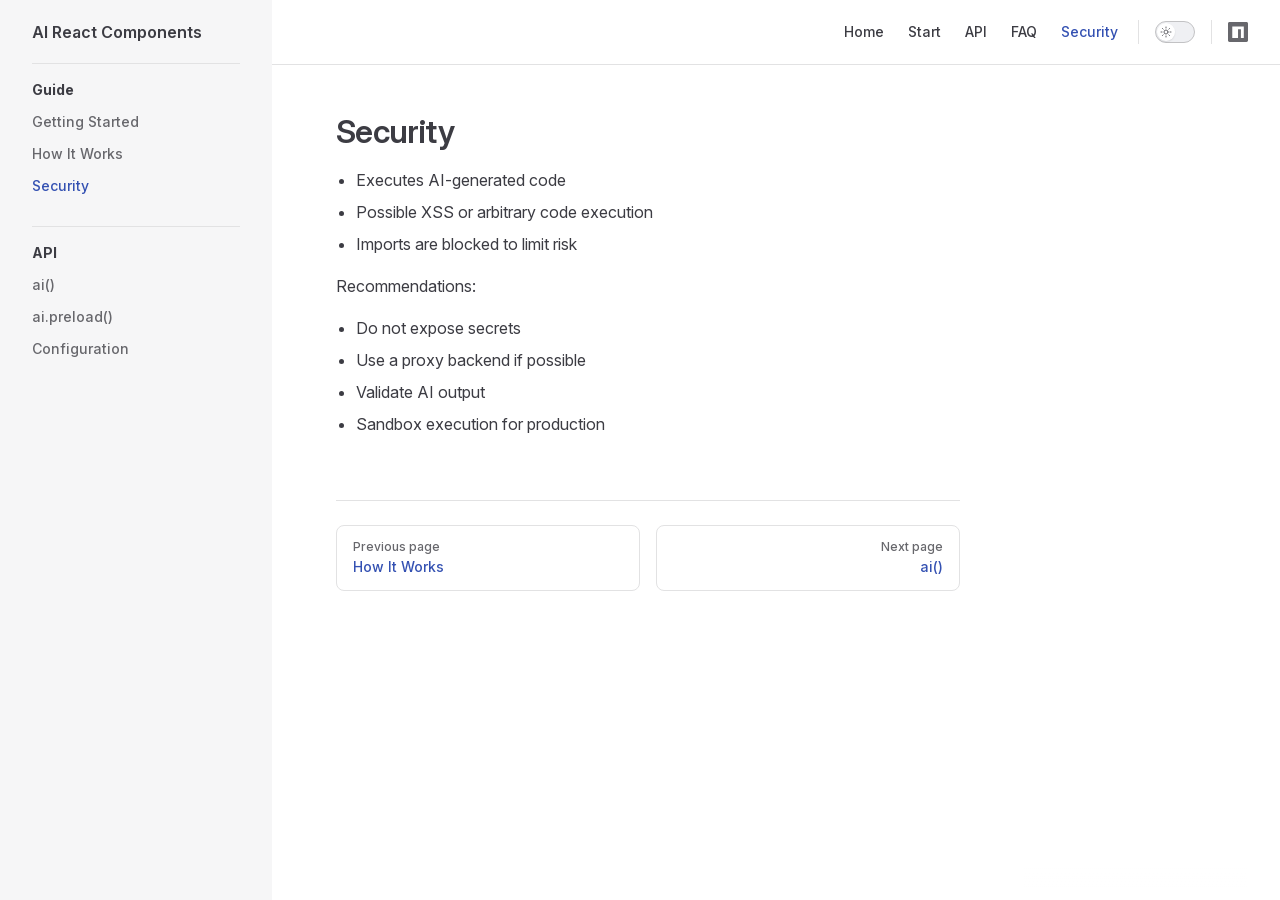
<file: security.html>
<!DOCTYPE html>
<html lang="en-US" dir="ltr">
  <head>
    <meta charset="utf-8">
    <meta name="viewport" content="width=device-width,initial-scale=1">
    <title>Security | AI React Components</title>
    <meta name="description" content="Generate React components from prompts using AI.">
    <meta name="generator" content="VitePress v2.0.0-alpha.17">
    <link rel="preload stylesheet" href="/assets/style.V495ZxEB.css" as="style">
    <link rel="preload stylesheet" href="/vp-icons.css" as="style">
    
    <script type="module" src="/assets/app.DeVPEVya.js"></script>
    <link rel="preload" href="/assets/inter-roman-latin.Cy4MYw_J.woff2" as="font" type="font/woff2" crossorigin="">
    <link rel="modulepreload" href="/assets/chunks/theme.CwWaGLos.js">
    <link rel="modulepreload" href="/assets/chunks/framework.Dp0T42OV.js">
    <link rel="modulepreload" href="/assets/security.md.BSh_4SIy.lean.js">
    <script id="check-dark-mode">(()=>{const e=localStorage.getItem("vitepress-theme-appearance")||"auto",a=window.matchMedia("(prefers-color-scheme: dark)").matches;(!e||e==="auto"?a:e==="dark")&&document.documentElement.classList.add("dark")})();</script>
    <script id="check-mac-os">document.documentElement.classList.toggle("mac",/Mac|iPhone|iPod|iPad/i.test(navigator.platform));</script>
  </head>
  <body>
    <div id="app"><div class="Layout" data-v-c109192d><!--[--><!--]--><!--[--><span tabindex="-1" data-v-10d4d845></span><a href="#VPContent" class="VPSkipLink visually-hidden" data-v-10d4d845>Skip to content</a><!--]--><!----><header class="VPNav" data-v-c109192d data-v-d5bf7c8e><div class="VPNavBar has-sidebar top" data-v-d5bf7c8e data-v-cc1d9f2e><div class="wrapper" data-v-cc1d9f2e><div class="container" data-v-cc1d9f2e><div class="title" data-v-cc1d9f2e><div class="VPNavBarTitle has-sidebar" data-v-cc1d9f2e data-v-d4488dd0><a class="title" href="/" data-v-d4488dd0><!--[--><!--]--><!----><span data-v-d4488dd0>AI React Components</span><!--[--><!--]--></a></div></div><div class="content" data-v-cc1d9f2e><div class="content-body" data-v-cc1d9f2e><!--[--><!--]--><div class="VPNavBarSearch search" data-v-cc1d9f2e data-v-bdd98725><!----></div><nav aria-labelledby="main-nav-aria-label" class="VPNavBarMenu menu" data-v-cc1d9f2e data-v-020be4db><span id="main-nav-aria-label" class="visually-hidden" data-v-020be4db> Main Navigation </span><!--[--><!--[--><a class="VPLink link VPNavBarMenuLink" href="/" tabindex="0" data-v-020be4db data-v-727dd4ba><!--[--><span data-v-727dd4ba>Home</span><!--]--></a><!--]--><!--[--><a class="VPLink link VPNavBarMenuLink" href="/index1.html" tabindex="0" data-v-020be4db data-v-727dd4ba><!--[--><span data-v-727dd4ba>Start</span><!--]--></a><!--]--><!--[--><a class="VPLink link VPNavBarMenuLink" href="/api.html" tabindex="0" data-v-020be4db data-v-727dd4ba><!--[--><span data-v-727dd4ba>API</span><!--]--></a><!--]--><!--[--><a class="VPLink link VPNavBarMenuLink" href="/faq.html" tabindex="0" data-v-020be4db data-v-727dd4ba><!--[--><span data-v-727dd4ba>FAQ</span><!--]--></a><!--]--><!--[--><a class="VPLink link VPNavBarMenuLink active" href="/security.html" tabindex="0" data-v-020be4db data-v-727dd4ba><!--[--><span data-v-727dd4ba>Security</span><!--]--></a><!--]--><!--]--></nav><!----><div class="VPNavBarAppearance appearance" data-v-cc1d9f2e data-v-3f90c1a5><button class="VPSwitch VPSwitchAppearance" type="button" role="switch" title aria-checked="false" data-v-3f90c1a5 data-v-be9742d9 data-v-b4ccac88><span class="check" data-v-b4ccac88><span class="icon" data-v-b4ccac88><!--[--><span class="vpi-sun sun" data-v-be9742d9></span><span class="vpi-moon moon" data-v-be9742d9></span><!--]--></span></span></button></div><div class="VPSocialLinks VPNavBarSocialLinks social-links" data-v-cc1d9f2e data-v-ef6192dc data-v-a1a7286e><!--[--><a class="VPSocialLink no-icon" href="https://www.npmjs.com/package/ai-react-component" aria-label="npm" target="_blank" rel="me noopener" data-v-a1a7286e data-v-32d78712><span class="vpi-social-npm"></span></a><!--]--></div><div class="VPFlyout VPNavBarExtra extra" data-v-cc1d9f2e data-v-2a0cad91 data-v-d8fae6e2><button type="button" class="button" aria-haspopup="true" aria-expanded="false" aria-label="extra navigation" data-v-d8fae6e2><span class="vpi-more-horizontal icon" data-v-d8fae6e2></span></button><div class="menu" data-v-d8fae6e2><div class="VPMenu" data-v-d8fae6e2 data-v-fcd1d7a8><!----><!--[--><!--[--><!----><div class="group" data-v-2a0cad91><div class="item appearance" data-v-2a0cad91><p class="label" data-v-2a0cad91>Appearance</p><div class="appearance-action" data-v-2a0cad91><button class="VPSwitch VPSwitchAppearance" type="button" role="switch" title aria-checked="false" data-v-2a0cad91 data-v-be9742d9 data-v-b4ccac88><span class="check" data-v-b4ccac88><span class="icon" data-v-b4ccac88><!--[--><span class="vpi-sun sun" data-v-be9742d9></span><span class="vpi-moon moon" data-v-be9742d9></span><!--]--></span></span></button></div></div></div><div class="group" data-v-2a0cad91><div class="item social-links" data-v-2a0cad91><div class="VPSocialLinks social-links-list" data-v-2a0cad91 data-v-a1a7286e><!--[--><a class="VPSocialLink no-icon" href="https://www.npmjs.com/package/ai-react-component" aria-label="npm" target="_blank" rel="me noopener" data-v-a1a7286e data-v-32d78712><span class="vpi-social-npm"></span></a><!--]--></div></div></div><!--]--><!--]--></div></div></div><!--[--><!--]--><button type="button" class="VPNavBarHamburger hamburger" aria-label="mobile navigation" aria-expanded="false" aria-controls="VPNavScreen" data-v-cc1d9f2e data-v-6bee1efd><span class="container" data-v-6bee1efd><span class="top" data-v-6bee1efd></span><span class="middle" data-v-6bee1efd></span><span class="bottom" data-v-6bee1efd></span></span></button></div></div></div></div><div class="divider" data-v-cc1d9f2e><div class="divider-line" data-v-cc1d9f2e></div></div></div><!----></header><div class="VPLocalNav has-sidebar empty" data-v-c109192d data-v-73add737><div class="container" data-v-73add737><button class="menu" aria-expanded="false" aria-controls="VPSidebarNav" data-v-73add737><span class="vpi-align-left menu-icon" data-v-73add737></span><span class="menu-text" data-v-73add737>Menu</span></button><div class="VPLocalNavOutlineDropdown" style="--vp-vh:0px;" data-v-73add737 data-v-e28a51a6><button data-v-e28a51a6>Return to top</button><!----></div></div></div><aside class="VPSidebar" data-v-c109192d data-v-49f51a23><div class="curtain" data-v-49f51a23></div><nav class="nav" id="VPSidebarNav" aria-labelledby="sidebar-aria-label" tabindex="-1" data-v-49f51a23><span class="visually-hidden" id="sidebar-aria-label" data-v-49f51a23> Sidebar Navigation </span><!--[--><!--]--><!--[--><div class="no-transition group" data-v-a84b7c21><section class="VPSidebarItem level-0 has-active" data-v-a84b7c21 data-v-6b36a2fd><div class="item" role="button" tabindex="0" data-v-6b36a2fd><div class="indicator" data-v-6b36a2fd></div><h2 class="text" data-v-6b36a2fd>Guide</h2><!----></div><div class="items" data-v-6b36a2fd><!--[--><div class="VPSidebarItem level-1 is-link" data-v-6b36a2fd data-v-6b36a2fd><div class="item" data-v-6b36a2fd><div class="indicator" data-v-6b36a2fd></div><a class="VPLink link link" href="/index1.html" data-v-6b36a2fd><!--[--><p class="text" data-v-6b36a2fd>Getting Started</p><!--]--></a><!----></div><!----></div><div class="VPSidebarItem level-1 is-link" data-v-6b36a2fd data-v-6b36a2fd><div class="item" data-v-6b36a2fd><div class="indicator" data-v-6b36a2fd></div><a class="VPLink link link" href="/faq.html" data-v-6b36a2fd><!--[--><p class="text" data-v-6b36a2fd>How It Works</p><!--]--></a><!----></div><!----></div><div class="VPSidebarItem level-1 is-link" data-v-6b36a2fd data-v-6b36a2fd><div class="item" data-v-6b36a2fd><div class="indicator" data-v-6b36a2fd></div><a class="VPLink link link" href="/security.html" data-v-6b36a2fd><!--[--><p class="text" data-v-6b36a2fd>Security</p><!--]--></a><!----></div><!----></div><!--]--></div></section></div><div class="no-transition group" data-v-a84b7c21><section class="VPSidebarItem level-0" data-v-a84b7c21 data-v-6b36a2fd><div class="item" role="button" tabindex="0" data-v-6b36a2fd><div class="indicator" data-v-6b36a2fd></div><h2 class="text" data-v-6b36a2fd>API</h2><!----></div><div class="items" data-v-6b36a2fd><!--[--><div class="VPSidebarItem level-1 is-link" data-v-6b36a2fd data-v-6b36a2fd><div class="item" data-v-6b36a2fd><div class="indicator" data-v-6b36a2fd></div><a class="VPLink link link" href="/api.html" data-v-6b36a2fd><!--[--><p class="text" data-v-6b36a2fd>ai()</p><!--]--></a><!----></div><!----></div><div class="VPSidebarItem level-1 is-link" data-v-6b36a2fd data-v-6b36a2fd><div class="item" data-v-6b36a2fd><div class="indicator" data-v-6b36a2fd></div><a class="VPLink link link" href="/api.html" data-v-6b36a2fd><!--[--><p class="text" data-v-6b36a2fd>ai.preload()</p><!--]--></a><!----></div><!----></div><div class="VPSidebarItem level-1 is-link" data-v-6b36a2fd data-v-6b36a2fd><div class="item" data-v-6b36a2fd><div class="indicator" data-v-6b36a2fd></div><a class="VPLink link link" href="/api.html" data-v-6b36a2fd><!--[--><p class="text" data-v-6b36a2fd>Configuration</p><!--]--></a><!----></div><!----></div><!--]--></div></section></div><!--]--><!--[--><!--]--></nav></aside><div class="VPContent has-sidebar" id="VPContent" data-v-c109192d data-v-529a4999><div class="VPDoc has-sidebar has-aside" data-v-529a4999 data-v-d668f7cc><!--[--><!--]--><div class="container" data-v-d668f7cc><div class="aside" data-v-d668f7cc><div class="aside-curtain" data-v-d668f7cc></div><div class="aside-container" data-v-d668f7cc><div class="aside-content" data-v-d668f7cc><div class="VPDocAside" data-v-d668f7cc data-v-cb998dce><!--[--><!--]--><!--[--><!--]--><nav aria-labelledby="doc-outline-aria-label" class="VPDocAsideOutline" data-v-cb998dce data-v-c8b19031><div class="content" data-v-c8b19031><div class="outline-marker" data-v-c8b19031></div><div aria-level="2" class="outline-title" id="doc-outline-aria-label" role="heading" data-v-c8b19031>On this page</div><ul class="VPDocOutlineItem root" data-v-c8b19031 data-v-63c57e50><!--[--><!--]--></ul></div></nav><!--[--><!--]--><div class="spacer" data-v-cb998dce></div><!--[--><!--]--><!----><!--[--><!--]--><!--[--><!--]--></div></div></div></div><div class="content" data-v-d668f7cc><div class="content-container" data-v-d668f7cc><!--[--><!--]--><main class="main" data-v-d668f7cc><div style="position:relative;" class="vp-doc _security" data-v-d668f7cc><div><h1 id="security" tabindex="-1">Security <a class="header-anchor" href="#security" aria-label="Permalink to “Security”">​</a></h1><ul><li>Executes AI-generated code</li><li>Possible XSS or arbitrary code execution</li><li>Imports are blocked to limit risk</li></ul><p>Recommendations:</p><ul><li>Do not expose secrets</li><li>Use a proxy backend if possible</li><li>Validate AI output</li><li>Sandbox execution for production</li></ul></div></div></main><footer class="VPDocFooter" data-v-d668f7cc data-v-1bcd8184><!--[--><!--]--><!----><nav class="prev-next" aria-labelledby="doc-footer-aria-label" data-v-1bcd8184><span class="visually-hidden" id="doc-footer-aria-label" data-v-1bcd8184>Pager</span><div class="pager" data-v-1bcd8184><a class="VPLink link pager-link prev" href="/faq.html" data-v-1bcd8184><!--[--><span class="desc" data-v-1bcd8184>Previous page</span><span class="title" data-v-1bcd8184>How It Works</span><!--]--></a></div><div class="pager" data-v-1bcd8184><a class="VPLink link pager-link next" href="/api.html" data-v-1bcd8184><!--[--><span class="desc" data-v-1bcd8184>Next page</span><span class="title" data-v-1bcd8184>ai()</span><!--]--></a></div></nav></footer><!--[--><!--]--></div></div></div><!--[--><!--]--></div></div><!----><!--[--><!--]--></div></div>
    <script>window.__VP_HASH_MAP__=JSON.parse("{\"api.md\":\"CnNNcpx4\",\"env.md\":\"CuxRRjc8\",\"faq.md\":\"R_hnH-ma\",\"index.md\":\"B3Pq1dxI\",\"index1.md\":\"ByWL-I4_\",\"security.md\":\"BSh_4SIy\"}");window.__VP_SITE_DATA__=JSON.parse("{\"lang\":\"en-US\",\"dir\":\"ltr\",\"title\":\"AI React Components\",\"description\":\"Generate React components from prompts using AI.\",\"base\":\"/\",\"head\":[],\"router\":{\"prefetchLinks\":true},\"appearance\":true,\"themeConfig\":{\"nav\":[{\"text\":\"Home\",\"link\":\"/\"},{\"text\":\"Start\",\"link\":\"/index1.md\"},{\"text\":\"API\",\"link\":\"/api.md\"},{\"text\":\"FAQ\",\"link\":\"/faq.md\"},{\"text\":\"Security\",\"link\":\"/security.md\"}],\"sidebar\":[{\"text\":\"Guide\",\"items\":[{\"text\":\"Getting Started\",\"link\":\"/index1\"},{\"text\":\"How It Works\",\"link\":\"/faq\"},{\"text\":\"Security\",\"link\":\"/security\"}]},{\"text\":\"API\",\"items\":[{\"text\":\"ai()\",\"link\":\"/api.md\"},{\"text\":\"ai.preload()\",\"link\":\"/api.md\"},{\"text\":\"Configuration\",\"link\":\"/api.md\"}]}],\"socialLinks\":[{\"icon\":\"npm\",\"link\":\"https://www.npmjs.com/package/ai-react-component\"}]},\"locales\":{},\"scrollOffset\":134,\"cleanUrls\":false,\"additionalConfig\":{}}");</script>
    
  </body>
</html>
</file>
<file: assets/style.V495ZxEB.css>
@font-face{font-family:Inter;font-style:normal;font-weight:100 900;font-display:swap;src:url(/assets/inter-roman-cyrillic-ext.BeNbU08G.woff2) format("woff2");unicode-range:U+0460-052F,U+1C80-1C8A,U+20B4,U+2DE0-2DFF,U+A640-A69F,U+FE2E-FE2F}@font-face{font-family:Inter;font-style:normal;font-weight:100 900;font-display:swap;src:url(/assets/inter-roman-cyrillic.CD0kT8R4.woff2) format("woff2");unicode-range:U+0301,U+0400-045F,U+0490-0491,U+04B0-04B1,U+2116}@font-face{font-family:Inter;font-style:normal;font-weight:100 900;font-display:swap;src:url(/assets/inter-roman-greek-ext.CFAEQ5Ow.woff2) format("woff2");unicode-range:U+1F00-1FFF}@font-face{font-family:Inter;font-style:normal;font-weight:100 900;font-display:swap;src:url(/assets/inter-roman-greek.Dsf7YjP7.woff2) format("woff2");unicode-range:U+0370-0377,U+037A-037F,U+0384-038A,U+038C,U+038E-03A1,U+03A3-03FF}@font-face{font-family:Inter;font-style:normal;font-weight:100 900;font-display:swap;src:url(/assets/inter-roman-vietnamese.CpqCnS2H.woff2) format("woff2");unicode-range:U+0102-0103,U+0110-0111,U+0128-0129,U+0168-0169,U+01A0-01A1,U+01AF-01B0,U+0300-0301,U+0303-0304,U+0308-0309,U+0323,U+0329,U+1EA0-1EF9,U+20AB}@font-face{font-family:Inter;font-style:normal;font-weight:100 900;font-display:swap;src:url(/assets/inter-roman-latin-ext.Dl_ayf4-.woff2) format("woff2");unicode-range:U+0100-02BA,U+02BD-02C5,U+02C7-02CC,U+02CE-02D7,U+02DD-02FF,U+0304,U+0308,U+0329,U+1D00-1DBF,U+1E00-1E9F,U+1EF2-1EFF,U+2020,U+20A0-20AB,U+20AD-20C0,U+2113,U+2C60-2C7F,U+A720-A7FF}@font-face{font-family:Inter;font-style:normal;font-weight:100 900;font-display:swap;src:url(/assets/inter-roman-latin.Cy4MYw_J.woff2) format("woff2");unicode-range:U+0000-00FF,U+0131,U+0152-0153,U+02BB-02BC,U+02C6,U+02DA,U+02DC,U+0304,U+0308,U+0329,U+2000-206F,U+20AC,U+2122,U+2191,U+2193,U+2212,U+2215,U+FEFF,U+FFFD}@font-face{font-family:Inter;font-style:italic;font-weight:100 900;font-display:swap;src:url(/assets/inter-italic-cyrillic-ext._dlW9xFb.woff2) format("woff2");unicode-range:U+0460-052F,U+1C80-1C8A,U+20B4,U+2DE0-2DFF,U+A640-A69F,U+FE2E-FE2F}@font-face{font-family:Inter;font-style:italic;font-weight:100 900;font-display:swap;src:url(/assets/inter-italic-cyrillic.D7dRslh9.woff2) format("woff2");unicode-range:U+0301,U+0400-045F,U+0490-0491,U+04B0-04B1,U+2116}@font-face{font-family:Inter;font-style:italic;font-weight:100 900;font-display:swap;src:url(/assets/inter-italic-greek-ext.Ct-Tf2bq.woff2) format("woff2");unicode-range:U+1F00-1FFF}@font-face{font-family:Inter;font-style:italic;font-weight:100 900;font-display:swap;src:url(/assets/inter-italic-greek.DNcpQ8QC.woff2) format("woff2");unicode-range:U+0370-0377,U+037A-037F,U+0384-038A,U+038C,U+038E-03A1,U+03A3-03FF}@font-face{font-family:Inter;font-style:italic;font-weight:100 900;font-display:swap;src:url(/assets/inter-italic-vietnamese.BI5UxJD-.woff2) format("woff2");unicode-range:U+0102-0103,U+0110-0111,U+0128-0129,U+0168-0169,U+01A0-01A1,U+01AF-01B0,U+0300-0301,U+0303-0304,U+0308-0309,U+0323,U+0329,U+1EA0-1EF9,U+20AB}@font-face{font-family:Inter;font-style:italic;font-weight:100 900;font-display:swap;src:url(/assets/inter-italic-latin-ext.DytegdRQ.woff2) format("woff2");unicode-range:U+0100-02BA,U+02BD-02C5,U+02C7-02CC,U+02CE-02D7,U+02DD-02FF,U+0304,U+0308,U+0329,U+1D00-1DBF,U+1E00-1E9F,U+1EF2-1EFF,U+2020,U+20A0-20AB,U+20AD-20C0,U+2113,U+2C60-2C7F,U+A720-A7FF}@font-face{font-family:Inter;font-style:italic;font-weight:100 900;font-display:swap;src:url(/assets/inter-italic-latin.COaG5lWR.woff2) format("woff2");unicode-range:U+0000-00FF,U+0131,U+0152-0153,U+02BB-02BC,U+02C6,U+02DA,U+02DC,U+0304,U+0308,U+0329,U+2000-206F,U+20AC,U+2122,U+2191,U+2193,U+2212,U+2215,U+FEFF,U+FFFD}@font-face{font-family:Inter4CJK;font-style:normal;font-weight:100 900;font-display:swap;src:url(/assets/inter-roman-cyrillic-ext.BeNbU08G.woff2) format("woff2");unicode-range:U+0460-052F,U+1C80-1C88,U+20B4,U+2DE0-2DFF,U+A640-A69F,U+FE2E-FE2F}@font-face{font-family:Inter4CJK;font-style:normal;font-weight:100 900;font-display:swap;src:url(/assets/inter-roman-cyrillic.CD0kT8R4.woff2) format("woff2");unicode-range:U+0301,U+0400-045F,U+0490-0491,U+04B0-04B1,U+2116}@font-face{font-family:Inter4CJK;font-style:normal;font-weight:100 900;font-display:swap;src:url(/assets/inter-roman-greek-ext.CFAEQ5Ow.woff2) format("woff2");unicode-range:U+1F00-1FFF}@font-face{font-family:Inter4CJK;font-style:normal;font-weight:100 900;font-display:swap;src:url(/assets/inter-roman-greek.Dsf7YjP7.woff2) format("woff2");unicode-range:U+0370-0377,U+037A-037F,U+0384-038A,U+038C,U+038E-03A1,U+03A3-03FF}@font-face{font-family:Inter4CJK;font-style:normal;font-weight:100 900;font-display:swap;src:url(/assets/inter-roman-vietnamese.CpqCnS2H.woff2) format("woff2");unicode-range:U+0102-0103,U+0110-0111,U+0128-0129,U+0168-0169,U+01A0-01A1,U+01AF-01B0,U+0300-0301,U+0303-0304,U+0308-0309,U+0323,U+0329,U+1EA0-1EF9,U+20AB}@font-face{font-family:Inter4CJK;font-style:normal;font-weight:100 900;font-display:swap;src:url(/assets/inter-roman-latin-ext.Dl_ayf4-.woff2) format("woff2");unicode-range:U+0100-02AF,U+0304,U+0308,U+0329,U+1E00-1E9F,U+1EF2-1EFF,U+2020,U+20A0-20AB,U+20AD-20C0,U+2113,U+2C60-2C7F,U+A720-A7FF}@font-face{font-family:Inter4CJK;font-style:normal;font-weight:100 900;font-display:swap;src:url(/assets/inter-roman-latin.Cy4MYw_J.woff2) format("woff2");unicode-range:U+0000-007D,U+007F-00B6,U+00B8-00FF,U+0131,U+0152-0153,U+02BB-02BC,U+02C6,U+02DA,U+02DC,U+0304,U+0308,U+0329,U+2000-2012,U+2016-2017,U+201A-201B,U+201E-2025,U+2027-206F,U+2074,U+20AC,U+2122,U+2191,U+2193,U+2212,U+2215,U+FEFF,U+FFFD}@font-face{font-family:Inter4CJK;font-style:italic;font-weight:100 900;font-display:swap;src:url(/assets/inter-italic-cyrillic-ext._dlW9xFb.woff2) format("woff2");unicode-range:U+0460-052F,U+1C80-1C88,U+20B4,U+2DE0-2DFF,U+A640-A69F,U+FE2E-FE2F}@font-face{font-family:Inter4CJK;font-style:italic;font-weight:100 900;font-display:swap;src:url(/assets/inter-italic-cyrillic.D7dRslh9.woff2) format("woff2");unicode-range:U+0301,U+0400-045F,U+0490-0491,U+04B0-04B1,U+2116}@font-face{font-family:Inter4CJK;font-style:italic;font-weight:100 900;font-display:swap;src:url(/assets/inter-italic-greek-ext.Ct-Tf2bq.woff2) format("woff2");unicode-range:U+1F00-1FFF}@font-face{font-family:Inter4CJK;font-style:italic;font-weight:100 900;font-display:swap;src:url(/assets/inter-italic-greek.DNcpQ8QC.woff2) format("woff2");unicode-range:U+0370-0377,U+037A-037F,U+0384-038A,U+038C,U+038E-03A1,U+03A3-03FF}@font-face{font-family:Inter4CJK;font-style:italic;font-weight:100 900;font-display:swap;src:url(/assets/inter-italic-vietnamese.BI5UxJD-.woff2) format("woff2");unicode-range:U+0102-0103,U+0110-0111,U+0128-0129,U+0168-0169,U+01A0-01A1,U+01AF-01B0,U+0300-0301,U+0303-0304,U+0308-0309,U+0323,U+0329,U+1EA0-1EF9,U+20AB}@font-face{font-family:Inter4CJK;font-style:italic;font-weight:100 900;font-display:swap;src:url(/assets/inter-italic-latin-ext.DytegdRQ.woff2) format("woff2");unicode-range:U+0100-02AF,U+0304,U+0308,U+0329,U+1E00-1E9F,U+1EF2-1EFF,U+2020,U+20A0-20AB,U+20AD-20C0,U+2113,U+2C60-2C7F,U+A720-A7FF}@font-face{font-family:Inter4CJK;font-style:italic;font-weight:100 900;font-display:swap;src:url(/assets/inter-italic-latin.COaG5lWR.woff2) format("woff2");unicode-range:U+0000-007D,U+007F-00B6,U+00B8-00FF,U+0131,U+0152-0153,U+02BB-02BC,U+02C6,U+02DA,U+02DC,U+0304,U+0308,U+0329,U+2000-2012,U+2016-2017,U+201A-201B,U+201E-2025,U+2027-206F,U+2074,U+20AC,U+2122,U+2191,U+2193,U+2212,U+2215,U+FEFF,U+FFFD}:root{--vp-c-white: #ffffff;--vp-c-black: #000000;--vp-c-neutral: var(--vp-c-black);--vp-c-neutral-inverse: var(--vp-c-white)}.dark{--vp-c-neutral: var(--vp-c-white);--vp-c-neutral-inverse: var(--vp-c-black)}:root{--vp-c-gray-1: #dddde3;--vp-c-gray-2: #e4e4e9;--vp-c-gray-3: #ebebef;--vp-c-gray-soft: rgba(142, 150, 170, .14);--vp-c-indigo-1: #3451b2;--vp-c-indigo-2: #3a5ccc;--vp-c-indigo-3: #5672cd;--vp-c-indigo-soft: rgba(100, 108, 255, .14);--vp-c-purple-1: #6f42c1;--vp-c-purple-2: #7e4cc9;--vp-c-purple-3: #8e5cd9;--vp-c-purple-soft: rgba(159, 122, 234, .14);--vp-c-green-1: #18794e;--vp-c-green-2: #299764;--vp-c-green-3: #30a46c;--vp-c-green-soft: rgba(16, 185, 129, .14);--vp-c-yellow-1: #915930;--vp-c-yellow-2: #946300;--vp-c-yellow-3: #9f6a00;--vp-c-yellow-soft: rgba(234, 179, 8, .14);--vp-c-red-1: #b8272c;--vp-c-red-2: #d5393e;--vp-c-red-3: #e0575b;--vp-c-red-soft: rgba(244, 63, 94, .14);--vp-c-sponsor: #db2777}.dark{--vp-c-gray-1: #515c67;--vp-c-gray-2: #414853;--vp-c-gray-3: #32363f;--vp-c-gray-soft: rgba(101, 117, 133, .16);--vp-c-indigo-1: #a8b1ff;--vp-c-indigo-2: #5c73e7;--vp-c-indigo-3: #3e63dd;--vp-c-indigo-soft: rgba(100, 108, 255, .16);--vp-c-purple-1: #c8abfa;--vp-c-purple-2: #a879e6;--vp-c-purple-3: #8e5cd9;--vp-c-purple-soft: rgba(159, 122, 234, .16);--vp-c-green-1: #3dd68c;--vp-c-green-2: #30a46c;--vp-c-green-3: #298459;--vp-c-green-soft: rgba(16, 185, 129, .16);--vp-c-yellow-1: #f9b44e;--vp-c-yellow-2: #da8b17;--vp-c-yellow-3: #a46a0a;--vp-c-yellow-soft: rgba(234, 179, 8, .16);--vp-c-red-1: #f66f81;--vp-c-red-2: #f14158;--vp-c-red-3: #b62a3c;--vp-c-red-soft: rgba(244, 63, 94, .16)}:root{--vp-c-bg: #ffffff;--vp-c-bg-alt: #f6f6f7;--vp-c-bg-elv: #ffffff;--vp-c-bg-soft: #f6f6f7}.dark{--vp-c-bg: #1b1b1f;--vp-c-bg-alt: #161618;--vp-c-bg-elv: #202127;--vp-c-bg-soft: #202127}:root{--vp-c-border: #c2c2c4;--vp-c-divider: #e2e2e3;--vp-c-gutter: #e2e2e3}.dark{--vp-c-border: #3c3f44;--vp-c-divider: #2e2e32;--vp-c-gutter: #000000}:root{--vp-c-text-1: #3c3c43;--vp-c-text-2: #67676c;--vp-c-text-3: #929295}.dark{--vp-c-text-1: #dfdfd6;--vp-c-text-2: #98989f;--vp-c-text-3: #6a6a71}:root{--vp-c-default-1: var(--vp-c-gray-1);--vp-c-default-2: var(--vp-c-gray-2);--vp-c-default-3: var(--vp-c-gray-3);--vp-c-default-soft: var(--vp-c-gray-soft);--vp-c-brand-1: var(--vp-c-indigo-1);--vp-c-brand-2: var(--vp-c-indigo-2);--vp-c-brand-3: var(--vp-c-indigo-3);--vp-c-brand-soft: var(--vp-c-indigo-soft);--vp-c-brand: var(--vp-c-brand-1);--vp-c-tip-1: var(--vp-c-brand-1);--vp-c-tip-2: var(--vp-c-brand-2);--vp-c-tip-3: var(--vp-c-brand-3);--vp-c-tip-soft: var(--vp-c-brand-soft);--vp-c-note-1: var(--vp-c-brand-1);--vp-c-note-2: var(--vp-c-brand-2);--vp-c-note-3: var(--vp-c-brand-3);--vp-c-note-soft: var(--vp-c-brand-soft);--vp-c-success-1: var(--vp-c-green-1);--vp-c-success-2: var(--vp-c-green-2);--vp-c-success-3: var(--vp-c-green-3);--vp-c-success-soft: var(--vp-c-green-soft);--vp-c-important-1: var(--vp-c-purple-1);--vp-c-important-2: var(--vp-c-purple-2);--vp-c-important-3: var(--vp-c-purple-3);--vp-c-important-soft: var(--vp-c-purple-soft);--vp-c-warning-1: var(--vp-c-yellow-1);--vp-c-warning-2: var(--vp-c-yellow-2);--vp-c-warning-3: var(--vp-c-yellow-3);--vp-c-warning-soft: var(--vp-c-yellow-soft);--vp-c-danger-1: var(--vp-c-red-1);--vp-c-danger-2: var(--vp-c-red-2);--vp-c-danger-3: var(--vp-c-red-3);--vp-c-danger-soft: var(--vp-c-red-soft);--vp-c-caution-1: var(--vp-c-red-1);--vp-c-caution-2: var(--vp-c-red-2);--vp-c-caution-3: var(--vp-c-red-3);--vp-c-caution-soft: var(--vp-c-red-soft)}:root{--vp-font-family-base: "Inter", -apple-system, BlinkMacSystemFont, sans-serif, "Apple Color Emoji", "Segoe UI Emoji", "Segoe UI Symbol", "Noto Color Emoji";--vp-font-family-mono: ui-monospace, "Menlo", "Monaco", "Consolas", "Liberation Mono", "Courier New", monospace;font-optical-sizing:auto}[lang]:where(:lang(zh,ja)){--vp-font-family-base: "Inter4CJK", -apple-system, BlinkMacSystemFont, sans-serif, "Apple Color Emoji", "Segoe UI Emoji", "Segoe UI Symbol", "Noto Color Emoji"}[lang]:where(:lang(zh,ja,ko)) h1,[lang]:where(:lang(zh,ja,ko)) h2,[lang]:where(:lang(zh,ja,ko)) h3,[lang]:where(:lang(zh,ja,ko)) h4,[lang]:where(:lang(zh,ja,ko)) h5,[lang]:where(:lang(zh,ja,ko)) h6,[lang]:where(:lang(zh,ja,ko)) li,[lang]:where(:lang(zh,ja,ko)) p{line-break:strict}:root{--vp-shadow-1: 0 1px 2px rgba(0, 0, 0, .04), 0 1px 2px rgba(0, 0, 0, .06);--vp-shadow-2: 0 3px 12px rgba(0, 0, 0, .07), 0 1px 4px rgba(0, 0, 0, .07);--vp-shadow-3: 0 12px 32px rgba(0, 0, 0, .1), 0 2px 6px rgba(0, 0, 0, .08);--vp-shadow-4: 0 14px 44px rgba(0, 0, 0, .12), 0 3px 9px rgba(0, 0, 0, .12);--vp-shadow-5: 0 18px 56px rgba(0, 0, 0, .16), 0 4px 12px rgba(0, 0, 0, .16)}:root{--vp-z-index-footer: 10;--vp-z-index-local-nav: 20;--vp-z-index-nav: 30;--vp-z-index-layout-top: 40;--vp-z-index-backdrop: 50;--vp-z-index-sidebar: 60}@media(min-width:960px){:root{--vp-z-index-sidebar: 25}}:root{--vp-layout-max-width: 1440px}:root{--vp-header-anchor-symbol: "#"}:root{--vp-code-line-height: 1.7;--vp-code-font-size: .875em;--vp-code-color: var(--vp-c-brand-1);--vp-code-link-color: var(--vp-c-brand-1);--vp-code-link-hover-color: var(--vp-c-brand-2);--vp-code-bg: var(--vp-c-default-soft);--vp-code-block-color: var(--vp-c-text-2);--vp-code-block-bg: var(--vp-c-bg-alt);--vp-code-block-divider-color: var(--vp-c-gutter);--vp-code-lang-color: var(--vp-c-text-2);--vp-code-line-highlight-color: var(--vp-c-default-soft);--vp-code-line-number-color: var(--vp-c-text-2);--vp-code-line-diff-add-color: var(--vp-c-success-soft);--vp-code-line-diff-add-symbol-color: var(--vp-c-success-1);--vp-code-line-diff-remove-color: var(--vp-c-danger-soft);--vp-code-line-diff-remove-symbol-color: var(--vp-c-danger-1);--vp-code-line-warning-color: var(--vp-c-warning-soft);--vp-code-line-error-color: var(--vp-c-danger-soft);--vp-code-copy-code-border-color: var(--vp-c-divider);--vp-code-copy-code-bg: var(--vp-c-bg-soft);--vp-code-copy-code-hover-border-color: var(--vp-c-divider);--vp-code-copy-code-hover-bg: var(--vp-c-bg);--vp-code-copy-code-active-text: var(--vp-c-text-2);--vp-code-copy-copied-text-content: "Copied";--vp-code-tab-divider: var(--vp-code-block-divider-color);--vp-code-tab-text-color: var(--vp-c-text-2);--vp-code-tab-bg: var(--vp-code-block-bg);--vp-code-tab-hover-text-color: var(--vp-c-text-1);--vp-code-tab-active-text-color: var(--vp-c-text-1);--vp-code-tab-active-bar-color: var(--vp-c-brand-1)}:lang(es),:lang(pt){--vp-code-copy-copied-text-content: "Copiado"}:lang(fa){--vp-code-copy-copied-text-content: "کپی شد"}:lang(ko){--vp-code-copy-copied-text-content: "복사됨"}:lang(ru){--vp-code-copy-copied-text-content: "Скопировано"}:lang(zh){--vp-code-copy-copied-text-content: "已复制"}:lang(ja){--vp-code-copy-copied-text-content: "コピー完了"}:root{--vp-button-brand-border: transparent;--vp-button-brand-text: var(--vp-c-white);--vp-button-brand-bg: var(--vp-c-brand-3);--vp-button-brand-hover-border: transparent;--vp-button-brand-hover-text: var(--vp-c-white);--vp-button-brand-hover-bg: var(--vp-c-brand-2);--vp-button-brand-active-border: transparent;--vp-button-brand-active-text: var(--vp-c-white);--vp-button-brand-active-bg: var(--vp-c-brand-1);--vp-button-alt-border: transparent;--vp-button-alt-text: var(--vp-c-text-1);--vp-button-alt-bg: var(--vp-c-default-3);--vp-button-alt-hover-border: transparent;--vp-button-alt-hover-text: var(--vp-c-text-1);--vp-button-alt-hover-bg: var(--vp-c-default-2);--vp-button-alt-active-border: transparent;--vp-button-alt-active-text: var(--vp-c-text-1);--vp-button-alt-active-bg: var(--vp-c-default-1);--vp-button-sponsor-border: var(--vp-c-text-2);--vp-button-sponsor-text: var(--vp-c-text-2);--vp-button-sponsor-bg: transparent;--vp-button-sponsor-hover-border: var(--vp-c-sponsor);--vp-button-sponsor-hover-text: var(--vp-c-sponsor);--vp-button-sponsor-hover-bg: transparent;--vp-button-sponsor-active-border: var(--vp-c-sponsor);--vp-button-sponsor-active-text: var(--vp-c-sponsor);--vp-button-sponsor-active-bg: transparent}:root{--vp-custom-block-font-size: 14px;--vp-custom-block-code-font-size: 13px;--vp-custom-block-info-border: transparent;--vp-custom-block-info-text: var(--vp-c-text-1);--vp-custom-block-info-bg: var(--vp-c-default-soft);--vp-custom-block-info-code-bg: var(--vp-c-default-soft);--vp-custom-block-note-border: transparent;--vp-custom-block-note-text: var(--vp-c-text-1);--vp-custom-block-note-bg: var(--vp-c-default-soft);--vp-custom-block-note-code-bg: var(--vp-c-default-soft);--vp-custom-block-tip-border: transparent;--vp-custom-block-tip-text: var(--vp-c-text-1);--vp-custom-block-tip-bg: var(--vp-c-tip-soft);--vp-custom-block-tip-code-bg: var(--vp-c-tip-soft);--vp-custom-block-important-border: transparent;--vp-custom-block-important-text: var(--vp-c-text-1);--vp-custom-block-important-bg: var(--vp-c-important-soft);--vp-custom-block-important-code-bg: var(--vp-c-important-soft);--vp-custom-block-warning-border: transparent;--vp-custom-block-warning-text: var(--vp-c-text-1);--vp-custom-block-warning-bg: var(--vp-c-warning-soft);--vp-custom-block-warning-code-bg: var(--vp-c-warning-soft);--vp-custom-block-danger-border: transparent;--vp-custom-block-danger-text: var(--vp-c-text-1);--vp-custom-block-danger-bg: var(--vp-c-danger-soft);--vp-custom-block-danger-code-bg: var(--vp-c-danger-soft);--vp-custom-block-caution-border: transparent;--vp-custom-block-caution-text: var(--vp-c-text-1);--vp-custom-block-caution-bg: var(--vp-c-caution-soft);--vp-custom-block-caution-code-bg: var(--vp-c-caution-soft);--vp-custom-block-details-border: var(--vp-custom-block-info-border);--vp-custom-block-details-text: var(--vp-custom-block-info-text);--vp-custom-block-details-bg: var(--vp-custom-block-info-bg);--vp-custom-block-details-code-bg: var(--vp-custom-block-info-code-bg)}:root{--vp-input-border-color: var(--vp-c-border);--vp-input-bg-color: var(--vp-c-bg-alt);--vp-input-switch-bg-color: var(--vp-c-default-soft)}:root{--vp-nav-height: 64px;--vp-nav-bg-color: var(--vp-c-bg);--vp-nav-screen-bg-color: var(--vp-c-bg);--vp-nav-logo-height: 24px}.hide-nav{--vp-nav-height: 0px}.hide-nav .VPSidebar{--vp-nav-height: 22px}:root{--vp-local-nav-bg-color: var(--vp-c-bg)}:root{--vp-sidebar-width: 272px;--vp-sidebar-bg-color: var(--vp-c-bg-alt)}:root{--vp-backdrop-bg-color: rgba(0, 0, 0, .6)}:root{--vp-home-hero-name-color: var(--vp-c-brand-1);--vp-home-hero-name-background: transparent;--vp-home-hero-image-background-image: none;--vp-home-hero-image-filter: none}:root{--vp-badge-info-border: transparent;--vp-badge-info-text: var(--vp-c-text-2);--vp-badge-info-bg: var(--vp-c-default-soft);--vp-badge-tip-border: transparent;--vp-badge-tip-text: var(--vp-c-tip-1);--vp-badge-tip-bg: var(--vp-c-tip-soft);--vp-badge-warning-border: transparent;--vp-badge-warning-text: var(--vp-c-warning-1);--vp-badge-warning-bg: var(--vp-c-warning-soft);--vp-badge-danger-border: transparent;--vp-badge-danger-text: var(--vp-c-danger-1);--vp-badge-danger-bg: var(--vp-c-danger-soft)}:root{--vp-carbon-ads-text-color: var(--vp-c-text-1);--vp-carbon-ads-poweredby-color: var(--vp-c-text-2);--vp-carbon-ads-bg-color: var(--vp-c-bg-soft);--vp-carbon-ads-hover-text-color: var(--vp-c-brand-1);--vp-carbon-ads-hover-poweredby-color: var(--vp-c-text-1)}:root{--vp-local-search-bg: var(--vp-c-bg);--vp-local-search-result-bg: var(--vp-c-bg);--vp-local-search-result-border: var(--vp-c-divider);--vp-local-search-result-selected-bg: var(--vp-c-bg);--vp-local-search-result-selected-border: var(--vp-c-brand-1);--vp-local-search-highlight-bg: var(--vp-c-brand-1);--vp-local-search-highlight-text: var(--vp-c-neutral-inverse)}@layer __vitepress_base{@media(prefers-reduced-motion:reduce){*,:before,:after{animation-delay:-1ms!important;animation-duration:1ms!important;animation-iteration-count:1!important;background-attachment:initial!important;scroll-behavior:auto!important;transition-duration:0s!important;transition-delay:0s!important}}*,:before,:after{box-sizing:border-box}html{line-height:1.4;font-size:16px;-webkit-text-size-adjust:100%}html.dark{color-scheme:dark}body{margin:0;width:100%;min-width:320px;min-height:100vh;line-height:24px;font-family:var(--vp-font-family-base);font-size:16px;font-weight:400;color:var(--vp-c-text-1);background-color:var(--vp-c-bg);font-synthesis:style;text-rendering:optimizeLegibility;-webkit-font-smoothing:antialiased;-moz-osx-font-smoothing:grayscale;text-autospace:normal;text-spacing-trim:normal}main{display:block}h1,h2,h3,h4,h5,h6{margin:0;line-height:24px;font-size:16px;font-weight:400}p{margin:0}strong,b{font-weight:600}a,area,button,[role=button],input,label,select,summary,textarea{touch-action:manipulation}a{color:inherit;text-decoration:inherit}ol,ul{list-style:none;margin:0;padding:0}blockquote{margin:0}pre,code,kbd,samp{font-family:var(--vp-font-family-mono);text-autospace:no-autospace}img,svg,video,canvas,audio,iframe,embed,object{display:block}figure{margin:0}img,video{max-width:100%;height:auto}button,input,optgroup,select,textarea{border:0;padding:0;line-height:inherit;color:inherit}button{padding:0;font-family:inherit;background-color:transparent;background-image:none}button:enabled,[role=button]:enabled{cursor:pointer}button:focus,button:focus-visible{outline:1px dotted;outline:4px auto -webkit-focus-ring-color}button:focus:not(:focus-visible){outline:none!important}input:focus,textarea:focus,select:focus{outline:none}table{border-collapse:collapse}input{background-color:transparent}input:-ms-input-placeholder,textarea:-ms-input-placeholder{color:var(--vp-c-text-3)}input::-ms-input-placeholder,textarea::-ms-input-placeholder{color:var(--vp-c-text-3)}input::placeholder,textarea::placeholder{color:var(--vp-c-text-3)}input::-webkit-outer-spin-button,input::-webkit-inner-spin-button{-webkit-appearance:none;margin:0}input[type=number]{-moz-appearance:textfield}textarea{resize:vertical}select{-webkit-appearance:none}fieldset{margin:0;padding:0}h1,h2,h3,h4,h5,h6,li,p{overflow-wrap:break-word}vite-error-overlay{z-index:9999}mjx-container{overflow-x:auto}mjx-container>svg{display:inline-block;margin:auto}}[class^=vpi-],[class*=" vpi-"],.vp-icon{width:1em;height:1em}[class^=vpi-].bg,[class*=" vpi-"].bg,.vp-icon.bg{background-size:100% 100%;background-color:transparent}[class^=vpi-]:not(.bg),[class*=" vpi-"]:not(.bg),.vp-icon:not(.bg){-webkit-mask:var(--icon) no-repeat;mask:var(--icon) no-repeat;-webkit-mask-size:100% 100%;mask-size:100% 100%;background-color:currentColor;color:inherit}.vpi-align-left{--icon: url("data:image/svg+xml,%3Csvg xmlns='http://www.w3.org/2000/svg' viewBox='0 0 24 24'%3E%3Cpath fill='none' stroke='black' stroke-linecap='round' stroke-linejoin='round' stroke-width='2' d='M15 12H3m14 6H3M21 6H3'/%3E%3C/svg%3E")}.vpi-arrow-right,.vpi-arrow-down,.vpi-arrow-left,.vpi-arrow-up{--icon: url("data:image/svg+xml,%3Csvg xmlns='http://www.w3.org/2000/svg' viewBox='0 0 24 24'%3E%3Cpath fill='none' stroke='black' stroke-linecap='round' stroke-linejoin='round' stroke-width='2' d='M5 12h14m-7-7l7 7l-7 7'/%3E%3C/svg%3E")}.vpi-chevron-right,.vpi-chevron-down,.vpi-chevron-left,.vpi-chevron-up{--icon: url("data:image/svg+xml,%3Csvg xmlns='http://www.w3.org/2000/svg' viewBox='0 0 24 24'%3E%3Cpath fill='none' stroke='black' stroke-linecap='round' stroke-linejoin='round' stroke-width='2' d='m9 18l6-6l-6-6'/%3E%3C/svg%3E")}.vpi-chevron-down,.vpi-arrow-down{transform:rotate(90deg)}.vpi-chevron-left,.vpi-arrow-left{transform:rotate(180deg)}.vpi-chevron-up,.vpi-arrow-up{transform:rotate(-90deg)}.vpi-square-pen{--icon: url("data:image/svg+xml,%3Csvg xmlns='http://www.w3.org/2000/svg' viewBox='0 0 24 24'%3E%3Cg fill='none' stroke='black' stroke-linecap='round' stroke-linejoin='round' stroke-width='2'%3E%3Cpath d='M12 3H5a2 2 0 0 0-2 2v14a2 2 0 0 0 2 2h14a2 2 0 0 0 2-2v-7'/%3E%3Cpath d='M18.375 2.625a1 1 0 0 1 3 3l-9.013 9.014a2 2 0 0 1-.853.505l-2.873.84a.5.5 0 0 1-.62-.62l.84-2.873a2 2 0 0 1 .506-.852z'/%3E%3C/g%3E%3C/svg%3E")}.vpi-plus{--icon: url("data:image/svg+xml,%3Csvg xmlns='http://www.w3.org/2000/svg' viewBox='0 0 24 24'%3E%3Cpath fill='none' stroke='black' stroke-linecap='round' stroke-linejoin='round' stroke-width='2' d='M5 12h14m-7-7v14'/%3E%3C/svg%3E")}.vpi-sun{--icon: url("data:image/svg+xml,%3Csvg xmlns='http://www.w3.org/2000/svg' viewBox='0 0 24 24'%3E%3Cg fill='none' stroke='black' stroke-linecap='round' stroke-linejoin='round' stroke-width='2'%3E%3Ccircle cx='12' cy='12' r='4'/%3E%3Cpath d='M12 2v2m0 16v2M4.93 4.93l1.41 1.41m11.32 11.32l1.41 1.41M2 12h2m16 0h2M6.34 17.66l-1.41 1.41M19.07 4.93l-1.41 1.41'/%3E%3C/g%3E%3C/svg%3E")}.vpi-moon{--icon: url("data:image/svg+xml,%3Csvg xmlns='http://www.w3.org/2000/svg' viewBox='0 0 24 24'%3E%3Cpath fill='none' stroke='black' stroke-linecap='round' stroke-linejoin='round' stroke-width='2' d='M12 3a6 6 0 0 0 9 9a9 9 0 1 1-9-9'/%3E%3C/svg%3E")}.vpi-more-horizontal{--icon: url("data:image/svg+xml,%3Csvg xmlns='http://www.w3.org/2000/svg' viewBox='0 0 24 24'%3E%3Cg fill='none' stroke='black' stroke-linecap='round' stroke-linejoin='round' stroke-width='2'%3E%3Ccircle cx='12' cy='12' r='1'/%3E%3Ccircle cx='19' cy='12' r='1'/%3E%3Ccircle cx='5' cy='12' r='1'/%3E%3C/g%3E%3C/svg%3E")}.vpi-languages{--icon: url("data:image/svg+xml,%3Csvg xmlns='http://www.w3.org/2000/svg' viewBox='0 0 24 24'%3E%3Cpath fill='none' stroke='black' stroke-linecap='round' stroke-linejoin='round' stroke-width='2' d='m5 8l6 6m-7 0l6-6l2-3M2 5h12M7 2h1m14 20l-5-10l-5 10m2-4h6'/%3E%3C/svg%3E")}.vpi-heart{--icon: url("data:image/svg+xml,%3Csvg xmlns='http://www.w3.org/2000/svg' viewBox='0 0 24 24'%3E%3Cpath fill='none' stroke='black' stroke-linecap='round' stroke-linejoin='round' stroke-width='2' d='M19 14c1.49-1.46 3-3.21 3-5.5A5.5 5.5 0 0 0 16.5 3c-1.76 0-3 .5-4.5 2c-1.5-1.5-2.74-2-4.5-2A5.5 5.5 0 0 0 2 8.5c0 2.3 1.5 4.05 3 5.5l7 7Z'/%3E%3C/svg%3E")}.vpi-search{--icon: url("data:image/svg+xml,%3Csvg xmlns='http://www.w3.org/2000/svg' viewBox='0 0 24 24'%3E%3Cg fill='none' stroke='black' stroke-linecap='round' stroke-linejoin='round' stroke-width='2'%3E%3Cpath d='m21 21l-4.34-4.34'/%3E%3Ccircle cx='11' cy='11' r='8'/%3E%3C/g%3E%3C/svg%3E")}.vpi-sparkles{--icon: url("data:image/svg+xml,%3Csvg xmlns='http://www.w3.org/2000/svg' viewBox='0 0 24 24'%3E%3Cg fill='none' stroke='black' stroke-linecap='round' stroke-linejoin='round' stroke-width='1.8'%3E%3Cpath d='M11.017 2.814a1 1 0 0 1 1.966 0l1.051 5.558a2 2 0 0 0 1.594 1.594l5.558 1.051a1 1 0 0 1 0 1.966l-5.558 1.051a2 2 0 0 0-1.594 1.594l-1.051 5.558a1 1 0 0 1-1.966 0l-1.051-5.558a2 2 0 0 0-1.594-1.594l-5.558-1.051a1 1 0 0 1 0-1.966l5.558-1.051a2 2 0 0 0 1.594-1.594zM20 2v4m2-2h-4'/%3E%3Ccircle cx='4' cy='20' r='2'/%3E%3C/g%3E%3C/svg%3E")}.vpi-layout-list{--icon: url("data:image/svg+xml,%3Csvg xmlns='http://www.w3.org/2000/svg' viewBox='0 0 24 24'%3E%3Cg fill='none' stroke='black' stroke-linecap='round' stroke-linejoin='round' stroke-width='2'%3E%3Crect width='7' height='7' x='3' y='3' rx='1'/%3E%3Crect width='7' height='7' x='3' y='14' rx='1'/%3E%3Cpath d='M14 4h7m-7 5h7m-7 6h7m-7 5h7'/%3E%3C/g%3E%3C/svg%3E")}.vpi-delete{--icon: url("data:image/svg+xml,%3Csvg xmlns='http://www.w3.org/2000/svg' viewBox='0 0 24 24'%3E%3Cpath fill='none' stroke='black' stroke-linecap='round' stroke-linejoin='round' stroke-width='2' d='M10 5a2 2 0 0 0-1.344.519l-6.328 5.74a1 1 0 0 0 0 1.481l6.328 5.741A2 2 0 0 0 10 19h10a2 2 0 0 0 2-2V7a2 2 0 0 0-2-2zm2 4l6 6m0-6l-6 6'/%3E%3C/svg%3E")}.vpi-corner-down-left{--icon: url("data:image/svg+xml,%3Csvg xmlns='http://www.w3.org/2000/svg' viewBox='0 0 24 24'%3E%3Cg fill='none' stroke='black' stroke-linecap='round' stroke-linejoin='round' stroke-width='2'%3E%3Cpath d='M20 4v7a4 4 0 0 1-4 4H4'/%3E%3Cpath d='m9 10l-5 5l5 5'/%3E%3C/g%3E%3C/svg%3E")}:root{--vp-icon-copy: url("data:image/svg+xml,%3Csvg xmlns='http://www.w3.org/2000/svg' viewBox='0 0 24 24'%3E%3Cg fill='none' stroke='rgba(128,128,128,1)' stroke-linecap='round' stroke-linejoin='round' stroke-width='2'%3E%3Crect width='8' height='4' x='8' y='2' rx='1' ry='1'/%3E%3Cpath d='M16 4h2a2 2 0 0 1 2 2v14a2 2 0 0 1-2 2H6a2 2 0 0 1-2-2V6a2 2 0 0 1 2-2h2'/%3E%3C/g%3E%3C/svg%3E");--vp-icon-copied: url("data:image/svg+xml,%3Csvg xmlns='http://www.w3.org/2000/svg' viewBox='0 0 24 24'%3E%3Cg fill='none' stroke='rgba(128,128,128,1)' stroke-linecap='round' stroke-linejoin='round' stroke-width='2'%3E%3Crect width='8' height='4' x='8' y='2' rx='1' ry='1'/%3E%3Cpath d='M16 4h2a2 2 0 0 1 2 2v14a2 2 0 0 1-2 2H6a2 2 0 0 1-2-2V6a2 2 0 0 1 2-2h2'/%3E%3Cpath d='m9 14l2 2l4-4'/%3E%3C/g%3E%3C/svg%3E")}.visually-hidden{position:absolute;width:1px;height:1px;white-space:nowrap;clip:rect(0 0 0 0);clip-path:inset(50%);overflow:hidden}.custom-block{border:1px solid transparent;border-radius:8px;padding:16px 16px 8px;line-height:24px;font-size:var(--vp-custom-block-font-size);color:var(--vp-c-text-2)}.custom-block.info{border-color:var(--vp-custom-block-info-border);color:var(--vp-custom-block-info-text);background-color:var(--vp-custom-block-info-bg)}.custom-block.info a,.custom-block.info code{color:var(--vp-c-brand-1)}.custom-block.info a:hover,.custom-block.info a:hover>code{color:var(--vp-c-brand-2)}.custom-block.info code{background-color:var(--vp-custom-block-info-code-bg)}.custom-block.note{border-color:var(--vp-custom-block-note-border);color:var(--vp-custom-block-note-text);background-color:var(--vp-custom-block-note-bg)}.custom-block.note a,.custom-block.note code{color:var(--vp-c-brand-1)}.custom-block.note a:hover,.custom-block.note a:hover>code{color:var(--vp-c-brand-2)}.custom-block.note code{background-color:var(--vp-custom-block-note-code-bg)}.custom-block.tip{border-color:var(--vp-custom-block-tip-border);color:var(--vp-custom-block-tip-text);background-color:var(--vp-custom-block-tip-bg)}.custom-block.tip a,.custom-block.tip code{color:var(--vp-c-tip-1)}.custom-block.tip a:hover,.custom-block.tip a:hover>code{color:var(--vp-c-tip-2)}.custom-block.tip code{background-color:var(--vp-custom-block-tip-code-bg)}.custom-block.important{border-color:var(--vp-custom-block-important-border);color:var(--vp-custom-block-important-text);background-color:var(--vp-custom-block-important-bg)}.custom-block.important a,.custom-block.important code{color:var(--vp-c-important-1)}.custom-block.important a:hover,.custom-block.important a:hover>code{color:var(--vp-c-important-2)}.custom-block.important code{background-color:var(--vp-custom-block-important-code-bg)}.custom-block.warning{border-color:var(--vp-custom-block-warning-border);color:var(--vp-custom-block-warning-text);background-color:var(--vp-custom-block-warning-bg)}.custom-block.warning a,.custom-block.warning code{color:var(--vp-c-warning-1)}.custom-block.warning a:hover,.custom-block.warning a:hover>code{color:var(--vp-c-warning-2)}.custom-block.warning code{background-color:var(--vp-custom-block-warning-code-bg)}.custom-block.danger{border-color:var(--vp-custom-block-danger-border);color:var(--vp-custom-block-danger-text);background-color:var(--vp-custom-block-danger-bg)}.custom-block.danger a,.custom-block.danger code{color:var(--vp-c-danger-1)}.custom-block.danger a:hover,.custom-block.danger a:hover>code{color:var(--vp-c-danger-2)}.custom-block.danger code{background-color:var(--vp-custom-block-danger-code-bg)}.custom-block.caution{border-color:var(--vp-custom-block-caution-border);color:var(--vp-custom-block-caution-text);background-color:var(--vp-custom-block-caution-bg)}.custom-block.caution a,.custom-block.caution code{color:var(--vp-c-caution-1)}.custom-block.caution a:hover,.custom-block.caution a:hover>code{color:var(--vp-c-caution-2)}.custom-block.caution code{background-color:var(--vp-custom-block-caution-code-bg)}.custom-block.details{border-color:var(--vp-custom-block-details-border);color:var(--vp-custom-block-details-text);background-color:var(--vp-custom-block-details-bg)}.custom-block.details a{color:var(--vp-c-brand-1)}.custom-block.details a:hover,.custom-block.details a:hover>code{color:var(--vp-c-brand-2)}.custom-block.details code{background-color:var(--vp-custom-block-details-code-bg)}.custom-block-title{font-weight:600}.custom-block p+p{margin:8px 0}.custom-block.details summary{margin:0 0 8px;font-weight:700;cursor:pointer;-webkit-user-select:none;user-select:none}.custom-block.details summary+p{margin:8px 0}.custom-block a{color:inherit;font-weight:600;text-decoration:underline;text-underline-offset:2px;transition:opacity .25s}.custom-block a:hover{opacity:.75}.custom-block code{font-size:var(--vp-custom-block-code-font-size)}.custom-block.custom-block th,.custom-block.custom-block blockquote>p{font-size:var(--vp-custom-block-font-size);color:inherit}.dark .shiki span{color:var(--shiki-dark, inherit)}html:not(.dark) .shiki span{color:var(--shiki-light, inherit)}.vp-code-group{margin-top:16px}.vp-code-group .tabs{position:relative;display:flex;margin-right:-24px;margin-left:-24px;padding:0 12px;background-color:var(--vp-code-tab-bg);overflow-x:auto;overflow-y:hidden;box-shadow:inset 0 -1px var(--vp-code-tab-divider)}@media(min-width:640px){.vp-code-group .tabs{margin-right:0;margin-left:0;border-radius:8px 8px 0 0}}.vp-code-group .tabs input{position:fixed;opacity:0;pointer-events:none}.vp-code-group .tabs label{position:relative;display:inline-block;border-bottom:1px solid transparent;padding:0 12px;line-height:48px;font-size:14px;font-weight:500;color:var(--vp-code-tab-text-color);white-space:nowrap;cursor:pointer;transition:color .25s}.vp-code-group .tabs label:after{position:absolute;right:8px;bottom:-1px;left:8px;z-index:1;height:2px;border-radius:2px;content:"";background-color:transparent;transition:background-color .25s}.vp-code-group label:hover{color:var(--vp-code-tab-hover-text-color)}.vp-code-group input:checked+label{color:var(--vp-code-tab-active-text-color)}.vp-code-group input:checked+label:after{background-color:var(--vp-code-tab-active-bar-color)}.vp-code-group div[class*=language-],.vp-block{display:none;margin-top:0!important;border-top-left-radius:0!important;border-top-right-radius:0!important}.vp-code-group div[class*=language-].active,.vp-block.active{display:block}.vp-block{padding:20px 24px}.vp-doc h1,.vp-doc h2,.vp-doc h3,.vp-doc h4,.vp-doc h5,.vp-doc h6{position:relative;font-weight:600;outline:none}.vp-doc h1{letter-spacing:-.02em;line-height:40px;font-size:28px}.vp-doc h2{margin:48px 0 16px;border-top:1px solid var(--vp-c-divider);padding-top:24px;letter-spacing:-.02em;line-height:32px;font-size:24px}.vp-doc h3{margin:32px 0 0;letter-spacing:-.01em;line-height:28px;font-size:20px}.vp-doc h4{margin:24px 0 0;letter-spacing:-.01em;line-height:24px;font-size:18px}.vp-doc .header-anchor{position:absolute;top:0;left:0;margin-left:-.87em;font-weight:500;-webkit-user-select:none;user-select:none;opacity:0;text-decoration:none;transition:color .25s,opacity .25s}.vp-doc .header-anchor:before{content:var(--vp-header-anchor-symbol)}.vp-doc h1:hover .header-anchor,.vp-doc h1 .header-anchor:focus,.vp-doc h2:hover .header-anchor,.vp-doc h2 .header-anchor:focus,.vp-doc h3:hover .header-anchor,.vp-doc h3 .header-anchor:focus,.vp-doc h4:hover .header-anchor,.vp-doc h4 .header-anchor:focus,.vp-doc h5:hover .header-anchor,.vp-doc h5 .header-anchor:focus,.vp-doc h6:hover .header-anchor,.vp-doc h6 .header-anchor:focus{opacity:1}@media(min-width:768px){.vp-doc h1{letter-spacing:-.02em;line-height:40px;font-size:32px}}.vp-doc h2 .header-anchor{top:24px}.vp-doc p,.vp-doc img,.vp-doc summary{margin:16px 0}.vp-doc p{line-height:28px}.vp-doc blockquote{margin:16px 0;border-left:2px solid var(--vp-c-divider);padding-left:16px;transition:border-color .5s;color:var(--vp-c-text-2)}.vp-doc blockquote>p{margin:0;font-size:16px;transition:color .5s}.vp-doc a{font-weight:500;color:var(--vp-c-brand-1);text-decoration:underline;text-underline-offset:2px;transition:color .25s,opacity .25s}.vp-doc a:hover{color:var(--vp-c-brand-2)}.vp-doc strong{font-weight:600}.vp-doc ul,.vp-doc ol{padding-left:1.25rem;margin:16px 0}.vp-doc ul{list-style:disc}.vp-doc ol{list-style:decimal}.vp-doc li+li{margin-top:8px}.vp-doc li>ol,.vp-doc li>ul{margin:8px 0 0}.vp-doc table{display:block;border-collapse:collapse;margin:20px 0;overflow-x:auto}.vp-doc tr{background-color:var(--vp-c-bg);border-top:1px solid var(--vp-c-divider);transition:background-color .5s}.vp-doc tr:nth-child(2n){background-color:var(--vp-c-bg-soft)}.vp-doc th,.vp-doc td{border:1px solid var(--vp-c-divider);padding:8px 16px}.vp-doc th{text-align:left;font-size:14px;font-weight:600;color:var(--vp-c-text-2);background-color:var(--vp-c-bg-soft)}.vp-doc td{font-size:14px}.vp-doc hr{margin:16px 0;border:none;border-top:1px solid var(--vp-c-divider)}.vp-doc .custom-block{margin:16px 0}.vp-doc .custom-block p{margin:8px 0;line-height:24px}.vp-doc .custom-block p:first-child{margin:0}.vp-doc .custom-block div[class*=language-]{margin:8px 0!important;border-radius:8px}.vp-doc .custom-block div[class*=language-] code{font-weight:400;background-color:transparent}.vp-doc .custom-block .vp-code-group,.vp-doc .custom-block [class*=vp-code-block]{margin-top:8px}.vp-doc .custom-block .vp-code-group .tabs{margin:0;border-radius:8px 8px 0 0}.vp-doc .custom-block .vp-code-group div[class*=language-],.vp-doc .custom-block [class*=vp-code-block] div[class*=language-]{margin-top:0!important}.vp-doc :not(pre,h1,h2,h3,h4,h5,h6)>code{font-size:var(--vp-code-font-size);color:var(--vp-code-color)}.vp-doc :not(pre)>code{border-radius:4px;padding:3px 6px;background-color:var(--vp-code-bg);transition:color .25s,background-color .5s}.vp-doc a>code{color:var(--vp-code-link-color)}.vp-doc a:hover>code{color:var(--vp-code-link-hover-color)}.vp-doc h1>code,.vp-doc h2>code,.vp-doc h3>code,.vp-doc h4>code{font-size:.9em}.vp-doc div[class*=language-],.vp-block{position:relative;margin:16px -24px;background-color:var(--vp-code-block-bg);overflow-x:auto;transition:background-color .5s}@media(min-width:640px){.vp-doc div[class*=language-],.vp-block{border-radius:8px;margin:16px 0}}@media(max-width:639px){.vp-doc li div[class*=language-]{border-radius:8px 0 0 8px}}.vp-doc div[class*=language-]+div[class*=language-],.vp-doc div[class$=-api]+div[class*=language-],.vp-doc div[class*=language-]+div[class$=-api]>div[class*=language-]{margin-top:-8px}.vp-doc [class*=language-] pre,.vp-doc [class*=language-] code{-moz-tab-size:4;-o-tab-size:4;tab-size:4}.vp-doc [class*=language-] pre{position:relative;z-index:1;margin:0;padding:20px 0;background:transparent;overflow-x:auto;text-align:left}.vp-doc [class*=language-] code{display:block;padding:0 24px;width:fit-content;min-width:100%;line-height:var(--vp-code-line-height);font-size:var(--vp-code-font-size);color:var(--vp-code-block-color);transition:color .5s}.vp-doc [class*=language-] code .highlighted{background-color:var(--vp-code-line-highlight-color);transition:background-color .5s;margin:0 -24px;padding:0 24px;width:calc(100% + 48px);display:inline-block}.vp-doc [class*=language-] code .highlighted.error{background-color:var(--vp-code-line-error-color)}.vp-doc [class*=language-] code .highlighted.warning{background-color:var(--vp-code-line-warning-color)}.vp-doc [class*=language-] code .diff{transition:background-color .5s;margin:0 -24px;padding:0 24px;width:calc(100% + 48px);display:inline-block}.vp-doc [class*=language-] code .diff:before{position:absolute;left:10px}.vp-doc [class*=language-] .has-focused-lines .line:not(.has-focus){filter:blur(.095rem);opacity:.4;transition:filter .35s,opacity .35s}.vp-doc [class*=language-] .has-focused-lines .line:not(.has-focus){opacity:.7;transition:filter .35s,opacity .35s}.vp-doc [class*=language-]:hover .has-focused-lines .line:not(.has-focus){filter:blur(0);opacity:1}.vp-doc [class*=language-] code .diff.remove{background-color:var(--vp-code-line-diff-remove-color);opacity:.7}.vp-doc [class*=language-] code .diff.remove:before{content:"-";color:var(--vp-code-line-diff-remove-symbol-color)}.vp-doc [class*=language-] code .diff.add{background-color:var(--vp-code-line-diff-add-color)}.vp-doc [class*=language-] code .diff.add:before{content:"+";color:var(--vp-code-line-diff-add-symbol-color)}.vp-doc div[class*=language-].line-numbers-mode{padding-left:32px}.vp-doc .line-numbers-wrapper{position:absolute;top:0;bottom:0;left:0;z-index:3;border-right:1px solid var(--vp-code-block-divider-color);padding-top:20px;width:32px;text-align:center;font-family:var(--vp-font-family-mono);line-height:var(--vp-code-line-height);font-size:var(--vp-code-font-size);color:var(--vp-code-line-number-color);transition:border-color .5s,color .5s}.vp-doc [class*=language-]>button.copy{direction:ltr;position:absolute;top:12px;right:12px;z-index:3;border:1px solid var(--vp-code-copy-code-border-color);border-radius:4px;width:40px;height:40px;background-color:var(--vp-code-copy-code-bg);opacity:0;cursor:pointer;background-image:var(--vp-icon-copy);background-position:50%;background-size:20px;background-repeat:no-repeat;transition:border-color .25s,background-color .25s,opacity .25s}.vp-doc [class*=language-]:hover>button.copy,.vp-doc [class*=language-]>button.copy:focus{opacity:1}.vp-doc [class*=language-]>button.copy:hover,.vp-doc [class*=language-]>button.copy.copied{border-color:var(--vp-code-copy-code-hover-border-color);background-color:var(--vp-code-copy-code-hover-bg)}.vp-doc [class*=language-]>button.copy.copied,.vp-doc [class*=language-]>button.copy:hover.copied{border-radius:0 4px 4px 0;background-color:var(--vp-code-copy-code-hover-bg);background-image:var(--vp-icon-copied)}.vp-doc [class*=language-]>button.copy.copied:before,.vp-doc [class*=language-]>button.copy:hover.copied:before{position:relative;top:-1px;transform:translate(calc(-100% - 1px));display:flex;justify-content:center;align-items:center;border:1px solid var(--vp-code-copy-code-hover-border-color);border-right:0;border-radius:4px 0 0 4px;padding:0 10px;width:fit-content;height:40px;text-align:center;font-size:12px;font-weight:500;color:var(--vp-code-copy-code-active-text);background-color:var(--vp-code-copy-code-hover-bg);white-space:nowrap;content:var(--vp-code-copy-copied-text-content)}.vp-doc [class*=language-]>span.lang{position:absolute;top:2px;right:8px;z-index:2;font-size:12px;font-weight:500;-webkit-user-select:none;user-select:none;color:var(--vp-code-lang-color);transition:color .4s,opacity .4s}.vp-doc [class*=language-]:hover>button.copy+span.lang,.vp-doc [class*=language-]>button.copy:focus+span.lang{opacity:0}.vp-doc .VPTeamMembers{margin-top:24px}.vp-doc .VPTeamMembers.small.count-1 .container{margin:0!important;max-width:calc((100% - 24px)/2)!important}.vp-doc .VPTeamMembers.small.count-2 .container,.vp-doc .VPTeamMembers.small.count-3 .container{max-width:100%!important}.vp-doc .VPTeamMembers.medium.count-1 .container{margin:0!important;max-width:calc((100% - 24px)/2)!important}:is(.vp-external-link-icon,.vp-doc a[href*="://"],.vp-doc a[target=_blank]):not(:is(.no-icon,svg a,:has(img,svg))):after{display:inline-block;margin-top:-1px;margin-left:4px;width:11px;height:11px;background:currentColor;color:var(--vp-c-text-3);flex-shrink:0;--icon: url("data:image/svg+xml, %3Csvg xmlns='http://www.w3.org/2000/svg' viewBox='0 0 24 24' %3E%3Cpath d='M0 0h24v24H0V0z' fill='none' /%3E%3Cpath d='M9 5v2h6.59L4 18.59 5.41 20 17 8.41V15h2V5H9z' /%3E%3C/svg%3E");-webkit-mask-image:var(--icon);mask-image:var(--icon)}.vp-external-link-icon:after{content:""}.external-link-icon-enabled :is(.vp-doc a[href*="://"],.vp-doc a[target=_blank]):not(:is(.no-icon,svg a,:has(img,svg))):after{content:"";color:currentColor}.vp-sponsor{border-radius:16px;overflow:hidden}.vp-sponsor.aside{border-radius:12px}.vp-sponsor-section+.vp-sponsor-section{margin-top:4px}.vp-sponsor-tier{margin:0 0 4px!important;text-align:center;letter-spacing:1px!important;line-height:24px;width:100%;font-weight:600;color:var(--vp-c-text-2);background-color:var(--vp-c-bg-soft)}.vp-sponsor.normal .vp-sponsor-tier{padding:13px 0 11px;font-size:14px}.vp-sponsor.aside .vp-sponsor-tier{padding:9px 0 7px;font-size:12px}.vp-sponsor-grid+.vp-sponsor-tier{margin-top:4px}.vp-sponsor-grid{display:flex;flex-wrap:wrap;gap:4px}.vp-sponsor-grid.xmini .vp-sponsor-grid-link{height:64px}.vp-sponsor-grid.xmini .vp-sponsor-grid-image{max-width:64px;max-height:22px}.vp-sponsor-grid.mini .vp-sponsor-grid-link{height:72px}.vp-sponsor-grid.mini .vp-sponsor-grid-image{max-width:96px;max-height:24px}.vp-sponsor-grid.small .vp-sponsor-grid-link{height:96px}.vp-sponsor-grid.small .vp-sponsor-grid-image{max-width:96px;max-height:24px}.vp-sponsor-grid.medium .vp-sponsor-grid-link{height:112px}.vp-sponsor-grid.medium .vp-sponsor-grid-image{max-width:120px;max-height:36px}.vp-sponsor-grid.big .vp-sponsor-grid-link{height:184px}.vp-sponsor-grid.big .vp-sponsor-grid-image{max-width:192px;max-height:56px}.vp-sponsor-grid[data-vp-grid="2"] .vp-sponsor-grid-item{width:calc((100% - 4px)/2)}.vp-sponsor-grid[data-vp-grid="3"] .vp-sponsor-grid-item{width:calc((100% - 4px * 2) / 3)}.vp-sponsor-grid[data-vp-grid="4"] .vp-sponsor-grid-item{width:calc((100% - 12px)/4)}.vp-sponsor-grid[data-vp-grid="5"] .vp-sponsor-grid-item{width:calc((100% - 16px)/5)}.vp-sponsor-grid[data-vp-grid="6"] .vp-sponsor-grid-item{width:calc((100% - 4px * 5) / 6)}.vp-sponsor-grid-item{flex-shrink:0;width:100%;background-color:var(--vp-c-bg-soft);transition:background-color .25s}.vp-sponsor-grid-item:hover{background-color:var(--vp-c-default-soft)}.vp-sponsor-grid-item:hover .vp-sponsor-grid-image{filter:grayscale(0) invert(0)}.vp-sponsor-grid-item.empty:hover{background-color:var(--vp-c-bg-soft)}.dark .vp-sponsor-grid-item:hover{background-color:var(--vp-c-white)}.dark .vp-sponsor-grid-item.empty:hover{background-color:var(--vp-c-bg-soft)}.vp-sponsor-grid-link{display:flex}.vp-sponsor-grid-box{display:flex;justify-content:center;align-items:center;width:100%}.vp-sponsor-grid-image{max-width:100%;filter:grayscale(1);transition:filter .25s}.dark .vp-sponsor-grid-image{filter:grayscale(1) invert(1)}.VPBadge{display:inline-block;margin-left:2px;border:1px solid transparent;border-radius:12px;padding:0 10px;line-height:22px;font-size:12px;font-weight:500;white-space:nowrap;transform:translateY(-2px)}.VPBadge.small{padding:0 6px;line-height:18px;font-size:10px;transform:translateY(-8px)}.VPDocFooter .VPBadge{display:none}.vp-doc h1>.VPBadge,.vp-doc h2>.VPBadge{margin:0 0 0 2px;vertical-align:middle}.vp-doc h2>.VPBadge{padding:0 8px}.vp-doc h3>.VPBadge{vertical-align:middle}.vp-doc h4>.VPBadge,.vp-doc h5>.VPBadge,.vp-doc h6>.VPBadge{vertical-align:middle;line-height:18px}.VPBadge.info{border-color:var(--vp-badge-info-border);color:var(--vp-badge-info-text);background-color:var(--vp-badge-info-bg)}.VPBadge.tip{border-color:var(--vp-badge-tip-border);color:var(--vp-badge-tip-text);background-color:var(--vp-badge-tip-bg)}.VPBadge.warning{border-color:var(--vp-badge-warning-border);color:var(--vp-badge-warning-text);background-color:var(--vp-badge-warning-bg)}.VPBadge.danger{border-color:var(--vp-badge-danger-border);color:var(--vp-badge-danger-text);background-color:var(--vp-badge-danger-bg)}.VPBackdrop[data-v-54a304ca]{position:fixed;inset:0;z-index:var(--vp-z-index-backdrop);background:var(--vp-backdrop-bg-color);transition:opacity .5s}.VPBackdrop.fade-enter-from[data-v-54a304ca],.VPBackdrop.fade-leave-to[data-v-54a304ca]{opacity:0}.VPBackdrop.fade-leave-active[data-v-54a304ca]{transition-duration:.25s}@media(min-width:1280px){.VPBackdrop[data-v-54a304ca]{display:none}}.NotFound[data-v-b0126292]{padding:64px 24px 96px;text-align:center}@media(min-width:768px){.NotFound[data-v-b0126292]{padding:96px 32px 168px}}.code[data-v-b0126292]{line-height:64px;font-size:64px;font-weight:600}.title[data-v-b0126292]{padding-top:12px;letter-spacing:2px;line-height:20px;font-size:20px;font-weight:700}.divider[data-v-b0126292]{margin:24px auto 18px;width:64px;height:1px;background-color:var(--vp-c-divider)}.quote[data-v-b0126292]{margin:0 auto;max-width:256px;font-size:14px;font-weight:500;color:var(--vp-c-text-2)}.action[data-v-b0126292]{padding-top:20px}.link[data-v-b0126292]{display:inline-block;border:1px solid var(--vp-c-brand-1);border-radius:16px;padding:3px 16px;font-size:14px;font-weight:500;color:var(--vp-c-brand-1);transition:border-color .25s,color .25s}.link[data-v-b0126292]:hover{border-color:var(--vp-c-brand-2);color:var(--vp-c-brand-2)}.root[data-v-63c57e50]{position:relative;z-index:1}.nested[data-v-63c57e50]{padding-right:16px;padding-left:16px}.outline-link[data-v-63c57e50]{display:block;line-height:32px;font-size:14px;font-weight:400;color:var(--vp-c-text-2);white-space:nowrap;overflow:hidden;text-overflow:ellipsis;transition:color .5s}.outline-link[data-v-63c57e50]:hover,.outline-link.active[data-v-63c57e50]{color:var(--vp-c-text-1);transition:color .25s}.outline-link.nested[data-v-63c57e50]{padding-left:13px}.VPDocAsideOutline[data-v-c8b19031]{display:none}.VPDocAsideOutline.has-outline[data-v-c8b19031]{display:block}.content[data-v-c8b19031]{position:relative;border-left:1px solid var(--vp-c-divider);padding-left:16px;font-size:13px;font-weight:500}.outline-marker[data-v-c8b19031]{position:absolute;top:32px;left:-1px;z-index:0;opacity:0;width:2px;border-radius:2px;height:18px;background-color:var(--vp-c-brand-1);transition:top .25s cubic-bezier(0,1,.5,1),background-color .5s,opacity .25s}.outline-title[data-v-c8b19031]{line-height:32px;font-size:14px;font-weight:600}.VPDocAside[data-v-cb998dce]{display:flex;flex-direction:column;flex-grow:1}.spacer[data-v-cb998dce]{flex-grow:1}.VPDocAside[data-v-cb998dce] .spacer+.VPDocAsideSponsors,.VPDocAside[data-v-cb998dce] .spacer+.VPDocAsideCarbonAds{margin-top:24px}.VPDocAside[data-v-cb998dce] .VPDocAsideSponsors+.VPDocAsideCarbonAds{margin-top:16px}.VPLastUpdated[data-v-73dafb42]{line-height:24px;font-size:14px;font-weight:500;color:var(--vp-c-text-2)}@media(min-width:640px){.VPLastUpdated[data-v-73dafb42]{line-height:32px;font-size:14px;font-weight:500}}.VPDocFooter[data-v-1bcd8184]{margin-top:64px}.edit-info[data-v-1bcd8184]{padding-bottom:18px}@media(min-width:640px){.edit-info[data-v-1bcd8184]{display:flex;justify-content:space-between;align-items:center;padding-bottom:14px}}.edit-link-button[data-v-1bcd8184]{display:flex;align-items:center;border:0;line-height:32px;font-size:14px;font-weight:500;color:var(--vp-c-brand-1);transition:color .25s}.edit-link-button[data-v-1bcd8184]:hover{color:var(--vp-c-brand-2)}.edit-link-icon[data-v-1bcd8184]{margin-right:8px}.prev-next[data-v-1bcd8184]{border-top:1px solid var(--vp-c-divider);padding-top:24px;display:grid;grid-row-gap:8px}@media(min-width:640px){.prev-next[data-v-1bcd8184]{grid-template-columns:repeat(2,1fr);grid-column-gap:16px}}.pager-link[data-v-1bcd8184]{display:block;border:1px solid var(--vp-c-divider);border-radius:8px;padding:11px 16px 13px;width:100%;height:100%;transition:border-color .25s}.pager-link[data-v-1bcd8184]:hover{border-color:var(--vp-c-brand-1)}.pager-link.next[data-v-1bcd8184]{margin-left:auto;text-align:right}.desc[data-v-1bcd8184]{display:block;line-height:20px;font-size:12px;font-weight:500;color:var(--vp-c-text-2)}.title[data-v-1bcd8184]{display:block;line-height:20px;font-size:14px;font-weight:500;color:var(--vp-c-brand-1);transition:color .25s}.VPDoc[data-v-d668f7cc]{padding:32px 24px 96px;width:100%}@media(min-width:768px){.VPDoc[data-v-d668f7cc]{padding:48px 32px 128px}}@media(min-width:960px){.VPDoc[data-v-d668f7cc]{padding:48px 32px 0}.VPDoc:not(.has-sidebar) .container[data-v-d668f7cc]{display:flex;justify-content:center;max-width:992px}.VPDoc:not(.has-sidebar) .content[data-v-d668f7cc]{max-width:752px}}@media(min-width:1280px){.VPDoc .container[data-v-d668f7cc]{display:flex;justify-content:center}.VPDoc .aside[data-v-d668f7cc]{display:block}}@media(min-width:1440px){.VPDoc:not(.has-sidebar) .content[data-v-d668f7cc]{max-width:784px}.VPDoc:not(.has-sidebar) .container[data-v-d668f7cc]{max-width:1104px}}.container[data-v-d668f7cc]{margin:0 auto;width:100%}.aside[data-v-d668f7cc]{position:relative;display:none;order:2;flex-grow:1;padding-left:32px;width:100%;max-width:256px}.left-aside[data-v-d668f7cc]{order:1;padding-left:unset;padding-right:32px}.aside-container[data-v-d668f7cc]{position:fixed;top:0;padding-top:calc(var(--vp-nav-height) + var(--vp-layout-top-height, 0px) + var(--vp-doc-top-height, 0px) + 48px);width:224px;height:100vh;overflow-x:hidden;overflow-y:auto;scrollbar-width:none}.aside-container[data-v-d668f7cc]::-webkit-scrollbar{display:none}.aside-curtain[data-v-d668f7cc]{position:fixed;bottom:0;z-index:10;width:224px;height:32px;background:linear-gradient(transparent,var(--vp-c-bg) 70%);pointer-events:none}.aside-content[data-v-d668f7cc]{display:flex;flex-direction:column;min-height:calc(100vh - (var(--vp-nav-height) + var(--vp-layout-top-height, 0px) + 48px));padding-bottom:32px}.content[data-v-d668f7cc]{position:relative;margin:0 auto;width:100%}@media(min-width:960px){.content[data-v-d668f7cc]{padding:0 32px 128px}}@media(min-width:1280px){.content[data-v-d668f7cc]{order:1;margin:0;min-width:640px}}.content-container[data-v-d668f7cc]{margin:0 auto}.VPDoc.has-aside .content-container[data-v-d668f7cc]{max-width:688px}.VPButton[data-v-58d3b43b]{display:inline-block;border:1px solid transparent;text-align:center;font-weight:600;white-space:nowrap;transition:color .25s,border-color .25s,background-color .25s}.VPButton[data-v-58d3b43b]:active{transition:color .1s,border-color .1s,background-color .1s}.VPButton.medium[data-v-58d3b43b]{border-radius:20px;padding:0 20px;line-height:38px;font-size:14px}.VPButton.big[data-v-58d3b43b]{border-radius:24px;padding:0 24px;line-height:46px;font-size:16px}.VPButton.brand[data-v-58d3b43b]{border-color:var(--vp-button-brand-border);color:var(--vp-button-brand-text);background-color:var(--vp-button-brand-bg)}.VPButton.brand[data-v-58d3b43b]:hover{border-color:var(--vp-button-brand-hover-border);color:var(--vp-button-brand-hover-text);background-color:var(--vp-button-brand-hover-bg)}.VPButton.brand[data-v-58d3b43b]:active{border-color:var(--vp-button-brand-active-border);color:var(--vp-button-brand-active-text);background-color:var(--vp-button-brand-active-bg)}.VPButton.alt[data-v-58d3b43b]{border-color:var(--vp-button-alt-border);color:var(--vp-button-alt-text);background-color:var(--vp-button-alt-bg)}.VPButton.alt[data-v-58d3b43b]:hover{border-color:var(--vp-button-alt-hover-border);color:var(--vp-button-alt-hover-text);background-color:var(--vp-button-alt-hover-bg)}.VPButton.alt[data-v-58d3b43b]:active{border-color:var(--vp-button-alt-active-border);color:var(--vp-button-alt-active-text);background-color:var(--vp-button-alt-active-bg)}.VPButton.sponsor[data-v-58d3b43b]{border-color:var(--vp-button-sponsor-border);color:var(--vp-button-sponsor-text);background-color:var(--vp-button-sponsor-bg)}.VPButton.sponsor[data-v-58d3b43b]:hover{border-color:var(--vp-button-sponsor-hover-border);color:var(--vp-button-sponsor-hover-text);background-color:var(--vp-button-sponsor-hover-bg)}.VPButton.sponsor[data-v-58d3b43b]:active{border-color:var(--vp-button-sponsor-active-border);color:var(--vp-button-sponsor-active-text);background-color:var(--vp-button-sponsor-active-bg)}html:not(.dark) .VPImage.dark[data-v-ab19afbb]{display:none}.dark .VPImage.light[data-v-ab19afbb]{display:none}.VPHero[data-v-dba860da]{margin-top:calc((var(--vp-nav-height) + var(--vp-layout-top-height, 0px)) * -1);padding:calc(var(--vp-nav-height) + var(--vp-layout-top-height, 0px) + 48px) 24px 48px}@media(min-width:640px){.VPHero[data-v-dba860da]{padding:calc(var(--vp-nav-height) + var(--vp-layout-top-height, 0px) + 80px) 48px 64px}}@media(min-width:960px){.VPHero[data-v-dba860da]{padding:calc(var(--vp-nav-height) + var(--vp-layout-top-height, 0px) + 80px) 64px 64px}}.container[data-v-dba860da]{display:flex;flex-direction:column;margin:0 auto;max-width:1152px}@media(min-width:960px){.container[data-v-dba860da]{flex-direction:row}}.main[data-v-dba860da]{position:relative;z-index:10;order:2;flex-grow:1;flex-shrink:0}.VPHero.has-image .container[data-v-dba860da]{text-align:center}@media(min-width:960px){.VPHero.has-image .container[data-v-dba860da]{text-align:left}}@media(min-width:960px){.main[data-v-dba860da]{order:1;width:calc((100% / 3) * 2)}.VPHero.has-image .main[data-v-dba860da]{max-width:592px}}.heading[data-v-dba860da]{display:flex;flex-direction:column}:is(.name,.text)[data-v-dba860da]{width:fit-content;max-width:392px;letter-spacing:-.4px;line-height:40px;font-size:32px;font-weight:700;white-space:pre-wrap}:is(.name,.text)[data-v-dba860da]:lang(ja){font-feature-settings:"palt";word-break:auto-phrase}.VPHero.has-image .name[data-v-dba860da],.VPHero.has-image .text[data-v-dba860da]{margin:0 auto}.name[data-v-dba860da]{color:var(--vp-home-hero-name-color)}.clip[data-v-dba860da]{background:var(--vp-home-hero-name-background);-webkit-background-clip:text;background-clip:text;-webkit-text-fill-color:var(--vp-home-hero-name-color)}@media(min-width:640px){.name[data-v-dba860da],.text[data-v-dba860da]{max-width:576px;line-height:56px;font-size:48px}}@media(min-width:960px){.name[data-v-dba860da],.text[data-v-dba860da]{line-height:64px;font-size:56px}.VPHero.has-image .name[data-v-dba860da],.VPHero.has-image .text[data-v-dba860da]{margin:0}}.tagline[data-v-dba860da]{padding-top:8px;max-width:392px;line-height:28px;font-size:18px;font-weight:500;white-space:pre-wrap;color:var(--vp-c-text-2)}.VPHero.has-image .tagline[data-v-dba860da]{margin:0 auto}@media(min-width:640px){.tagline[data-v-dba860da]{padding-top:12px;max-width:576px;line-height:32px;font-size:20px}}@media(min-width:960px){.tagline[data-v-dba860da]{line-height:36px;font-size:24px}.VPHero.has-image .tagline[data-v-dba860da]{margin:0}}.actions[data-v-dba860da]{display:flex;flex-wrap:wrap;margin:-6px;padding-top:24px}.VPHero.has-image .actions[data-v-dba860da]{justify-content:center}@media(min-width:640px){.actions[data-v-dba860da]{padding-top:32px}}@media(min-width:960px){.VPHero.has-image .actions[data-v-dba860da]{justify-content:flex-start}}.action[data-v-dba860da]{flex-shrink:0;padding:6px}.image[data-v-dba860da]{order:1;margin:-76px -24px -48px}@media(min-width:640px){.image[data-v-dba860da]{margin:-108px -24px -48px}}@media(min-width:960px){.image[data-v-dba860da]{flex-grow:1;order:2;margin:0;min-height:100%}}.image-container[data-v-dba860da]{position:relative;margin:0 auto;width:320px;height:320px}@media(min-width:640px){.image-container[data-v-dba860da]{width:392px;height:392px}}@media(min-width:960px){.image-container[data-v-dba860da]{display:flex;justify-content:center;align-items:center;width:100%;height:100%;transform:translate(-32px,-32px)}}.image-bg[data-v-dba860da]{position:absolute;top:50%;left:50%;border-radius:50%;width:192px;height:192px;background-image:var(--vp-home-hero-image-background-image);filter:var(--vp-home-hero-image-filter);transform:translate(-50%,-50%)}@media(min-width:640px){.image-bg[data-v-dba860da]{width:256px;height:256px}}@media(min-width:960px){.image-bg[data-v-dba860da]{width:320px;height:320px}}[data-v-dba860da] .image-src{position:absolute;top:50%;left:50%;max-width:192px;max-height:192px;width:100%;height:100%;object-fit:contain;transform:translate(-50%,-50%)}@media(min-width:640px){[data-v-dba860da] .image-src{max-width:256px;max-height:256px}}@media(min-width:960px){[data-v-dba860da] .image-src{max-width:320px;max-height:320px}}.VPFeature[data-v-83e454c5]{display:block;border:1px solid var(--vp-c-bg-soft);border-radius:12px;height:100%;background-color:var(--vp-c-bg-soft);transition:border-color .25s,background-color .25s}.VPFeature.link[data-v-83e454c5]:hover{border-color:var(--vp-c-brand-1)}.box[data-v-83e454c5]{display:flex;flex-direction:column;padding:24px;height:100%}.box[data-v-83e454c5]>.VPImage{margin-bottom:20px}.icon[data-v-83e454c5]{display:flex;justify-content:center;align-items:center;margin-bottom:20px;border-radius:6px;background-color:var(--vp-c-default-soft);width:48px;height:48px;font-size:24px;transition:background-color .25s}.title[data-v-83e454c5]{line-height:24px;font-size:16px;font-weight:600}.details[data-v-83e454c5]{flex-grow:1;padding-top:8px;line-height:24px;font-size:14px;font-weight:500;color:var(--vp-c-text-2)}ul.details[data-v-83e454c5]{list-style-type:disc;padding-left:14px}.link-text[data-v-83e454c5]{padding-top:8px}.link-text-value[data-v-83e454c5]{display:flex;align-items:center;font-size:14px;font-weight:500;color:var(--vp-c-brand-1)}.link-text-icon[data-v-83e454c5]{margin-left:6px}.VPFeatures[data-v-b1eea84a]{position:relative;padding:0 24px}@media(min-width:640px){.VPFeatures[data-v-b1eea84a]{padding:0 48px}}@media(min-width:960px){.VPFeatures[data-v-b1eea84a]{padding:0 64px}}.container[data-v-b1eea84a]{margin:0 auto;max-width:1152px}.items[data-v-b1eea84a]{display:flex;flex-wrap:wrap;margin:-8px}.item[data-v-b1eea84a]{padding:8px;width:100%}@media(min-width:640px){.item.grid-2[data-v-b1eea84a],.item.grid-4[data-v-b1eea84a],.item.grid-6[data-v-b1eea84a]{width:50%}}@media(min-width:768px){.item.grid-2[data-v-b1eea84a],.item.grid-4[data-v-b1eea84a]{width:50%}.item.grid-3[data-v-b1eea84a],.item.grid-6[data-v-b1eea84a]{width:calc(100% / 3)}}@media(min-width:960px){.item.grid-4[data-v-b1eea84a]{width:25%}}.container[data-v-c141a4bd]{margin:auto;width:100%;max-width:1280px;padding:0 24px}@media(min-width:640px){.container[data-v-c141a4bd]{padding:0 48px}}@media(min-width:960px){.container[data-v-c141a4bd]{width:100%;padding:0 64px}}.vp-doc[data-v-c141a4bd] .VPHomeSponsors,.vp-doc[data-v-c141a4bd] .VPTeamPage{margin-left:var(--vp-offset, calc(50% - 50vw) );margin-right:var(--vp-offset, calc(50% - 50vw) )}.vp-doc[data-v-c141a4bd] .VPHomeSponsors h2{border-top:none;letter-spacing:normal}.vp-doc[data-v-c141a4bd] .VPHomeSponsors a,.vp-doc[data-v-c141a4bd] .VPTeamPage a{text-decoration:none}.VPHome[data-v-3f294140]{margin-bottom:96px}@media(min-width:768px){.VPHome[data-v-3f294140]{margin-bottom:128px}}.VPContent[data-v-529a4999]{flex-grow:1;flex-shrink:0;margin:var(--vp-layout-top-height, 0px) auto 0;width:100%}.VPContent.is-home[data-v-529a4999]{width:100%;max-width:100%}.VPContent.has-sidebar[data-v-529a4999]{margin:0}@media(min-width:960px){.VPContent[data-v-529a4999]{padding-top:var(--vp-nav-height)}.VPContent.has-sidebar[data-v-529a4999]{margin:var(--vp-layout-top-height, 0px) 0 0;padding-left:var(--vp-sidebar-width)}}@media(min-width:1440px){.VPContent.has-sidebar[data-v-529a4999]{padding-right:calc((100% - var(--vp-layout-max-width)) / 2);padding-left:calc((100% - var(--vp-layout-max-width)) / 2 + var(--vp-sidebar-width))}}.VPFooter[data-v-5b9946f5]{position:relative;z-index:var(--vp-z-index-footer);border-top:1px solid var(--vp-c-gutter);padding:32px 24px;background-color:var(--vp-c-bg)}.VPFooter.has-sidebar[data-v-5b9946f5]{display:none}.VPFooter[data-v-5b9946f5] a{text-decoration-line:underline;text-underline-offset:2px;transition:color .25s}.VPFooter[data-v-5b9946f5] a:hover{color:var(--vp-c-text-1)}@media(min-width:768px){.VPFooter[data-v-5b9946f5]{padding:32px}}.container[data-v-5b9946f5]{margin:0 auto;max-width:var(--vp-layout-max-width);text-align:center}.message[data-v-5b9946f5],.copyright[data-v-5b9946f5]{line-height:24px;font-size:14px;font-weight:500;color:var(--vp-c-text-2)}.VPLocalNavOutlineDropdown button[data-v-e28a51a6]{display:block;font-size:12px;font-weight:500;line-height:24px;color:var(--vp-c-text-2);transition:color .5s;position:relative}.VPLocalNavOutlineDropdown button[data-v-e28a51a6]:hover{color:var(--vp-c-text-1);transition:color .25s}.VPLocalNavOutlineDropdown button.open[data-v-e28a51a6]{color:var(--vp-c-text-1)}.icon[data-v-e28a51a6]{display:inline-block;vertical-align:middle;margin-left:2px;font-size:14px;transform:rotate(0);transition:transform .25s}@media(min-width:960px){.VPLocalNavOutlineDropdown button[data-v-e28a51a6]{font-size:14px}.icon[data-v-e28a51a6]{font-size:16px}}.open>.icon[data-v-e28a51a6]{transform:rotate(90deg)}.items[data-v-e28a51a6]{position:absolute;top:40px;right:16px;left:16px;display:grid;gap:1px;border:1px solid var(--vp-c-border);border-radius:8px;background-color:var(--vp-c-gutter);max-height:calc(var(--vp-vh, 100vh) - 86px);overflow:hidden auto;box-shadow:var(--vp-shadow-3)}@media(min-width:960px){.items[data-v-e28a51a6]{right:auto;left:calc(var(--vp-sidebar-width) + 32px);width:320px}}.header[data-v-e28a51a6]{background-color:var(--vp-c-bg-soft)}.top-link[data-v-e28a51a6]{display:block;padding:0 16px;line-height:48px;font-size:14px;font-weight:500;color:var(--vp-c-brand-1)}.outline[data-v-e28a51a6]{padding:8px 0;background-color:var(--vp-c-bg-soft)}.flyout-enter-active[data-v-e28a51a6]{transition:all .2s ease-out}.flyout-leave-active[data-v-e28a51a6]{transition:all .15s ease-in}.flyout-enter-from[data-v-e28a51a6],.flyout-leave-to[data-v-e28a51a6]{opacity:0;transform:translateY(-16px)}.VPLocalNav[data-v-73add737]{position:sticky;top:0;left:0;z-index:var(--vp-z-index-local-nav);border-bottom:1px solid var(--vp-c-gutter);padding-top:var(--vp-layout-top-height, 0px);width:100%;background-color:var(--vp-local-nav-bg-color)}.VPLocalNav.fixed[data-v-73add737]{position:fixed}@media(min-width:960px){.VPLocalNav[data-v-73add737]{top:var(--vp-nav-height)}.VPLocalNav.has-sidebar[data-v-73add737]{padding-left:var(--vp-sidebar-width)}.VPLocalNav.empty[data-v-73add737]{display:none}}@media(min-width:1280px){.VPLocalNav[data-v-73add737]{display:none}}.container[data-v-73add737]{display:flex;justify-content:space-between;align-items:center}.menu[data-v-73add737]{display:flex;align-items:center;line-height:24px;font-size:12px;font-weight:500;color:var(--vp-c-text-2);transition:color .5s}.menu[data-v-73add737]:hover{color:var(--vp-c-text-1);transition:color .25s}@media(min-width:960px){.menu[data-v-73add737]{display:none}}.menu-icon[data-v-73add737]{margin-right:8px;font-size:14px}.menu[data-v-73add737],[data-v-73add737] .VPLocalNavOutlineDropdown>button{padding:12px 24px 11px}@media(min-width:768px){.menu[data-v-73add737],[data-v-73add737] .VPLocalNavOutlineDropdown>button{padding:12px 32px 11px}}.VPSwitch[data-v-b4ccac88]{position:relative;border-radius:11px;display:block;width:40px;height:22px;flex-shrink:0;border:1px solid var(--vp-input-border-color);background-color:var(--vp-input-switch-bg-color);transition:border-color .25s!important}.VPSwitch[data-v-b4ccac88]:hover{border-color:var(--vp-c-brand-1)}.check[data-v-b4ccac88]{position:absolute;top:1px;left:1px;width:18px;height:18px;border-radius:50%;background-color:var(--vp-c-neutral-inverse);box-shadow:var(--vp-shadow-1);transition:transform .25s!important}.icon[data-v-b4ccac88]{position:relative;display:block;width:18px;height:18px;border-radius:50%;overflow:hidden}.icon[data-v-b4ccac88] [class^=vpi-]{position:absolute;top:3px;left:3px;width:12px;height:12px;color:var(--vp-c-text-2)}.dark .icon[data-v-b4ccac88] [class^=vpi-]{color:var(--vp-c-text-1);transition:opacity .25s!important}.sun[data-v-be9742d9]{opacity:1}.moon[data-v-be9742d9],.dark .sun[data-v-be9742d9]{opacity:0}.dark .moon[data-v-be9742d9]{opacity:1}.dark .VPSwitchAppearance[data-v-be9742d9] .check{transform:translate(18px)}.VPNavBarAppearance[data-v-3f90c1a5]{display:none}@media(min-width:1280px){.VPNavBarAppearance[data-v-3f90c1a5]{display:flex;align-items:center}}.VPMenuGroup+.VPMenuLink[data-v-6e27a530]{margin:12px -12px 0;border-top:1px solid var(--vp-c-divider);padding:12px 12px 0}.link[data-v-6e27a530]{display:block;border-radius:6px;padding:0 12px;line-height:32px;font-size:14px;font-weight:500;color:var(--vp-c-text-1);text-align:left;white-space:nowrap;transition:background-color .25s,color .25s}.link[data-v-6e27a530]:hover{color:var(--vp-c-brand-1);background-color:var(--vp-c-default-soft)}.link.active[data-v-6e27a530]{color:var(--vp-c-brand-1)}.VPMenuGroup[data-v-5474bd6a]{margin:12px -12px 0;border-top:1px solid var(--vp-c-divider);padding:12px 12px 0}.VPMenuGroup[data-v-5474bd6a]:first-child{margin-top:0;border-top:0;padding-top:0}.VPMenuGroup+.VPMenuGroup[data-v-5474bd6a]{margin-top:12px;border-top:1px solid var(--vp-c-divider)}.title[data-v-5474bd6a]{padding:0 12px;line-height:32px;font-size:14px;font-weight:600;color:var(--vp-c-text-2);white-space:nowrap;transition:color .25s}.VPMenu[data-v-fcd1d7a8]{border-radius:12px;padding:12px;min-width:128px;border:1px solid var(--vp-c-divider);background-color:var(--vp-c-bg-elv);box-shadow:var(--vp-shadow-3);transition:background-color .5s;max-height:calc(100vh - var(--vp-nav-height));overflow-y:auto}.VPMenu[data-v-fcd1d7a8] .group{margin:0 -12px;padding:0 12px 12px}.VPMenu[data-v-fcd1d7a8] .group+.group{border-top:1px solid var(--vp-c-divider);padding:11px 12px 12px}.VPMenu[data-v-fcd1d7a8] .group:last-child{padding-bottom:0}.VPMenu[data-v-fcd1d7a8] .group+.item{border-top:1px solid var(--vp-c-divider);padding:11px 16px 0}.VPMenu[data-v-fcd1d7a8] .item{padding:0 16px;white-space:nowrap}.VPMenu[data-v-fcd1d7a8] .label{flex-grow:1;line-height:28px;font-size:12px;font-weight:500;color:var(--vp-c-text-2);transition:color .5s}.VPMenu[data-v-fcd1d7a8] .action{padding-left:24px}.VPFlyout[data-v-d8fae6e2]{position:relative}.VPFlyout[data-v-d8fae6e2]:hover{color:var(--vp-c-brand-1);transition:color .25s}.VPFlyout:hover .text[data-v-d8fae6e2]{color:var(--vp-c-text-2)}.VPFlyout:hover .icon[data-v-d8fae6e2]{fill:var(--vp-c-text-2)}.VPFlyout.active .text[data-v-d8fae6e2]{color:var(--vp-c-brand-1)}.VPFlyout.active:hover .text[data-v-d8fae6e2]{color:var(--vp-c-brand-2)}.button[aria-expanded=false]+.menu[data-v-d8fae6e2]{opacity:0;visibility:hidden;transform:translateY(0)}.VPFlyout:hover .menu[data-v-d8fae6e2],.button[aria-expanded=true]+.menu[data-v-d8fae6e2]{opacity:1;visibility:visible;transform:translateY(0)}.button[data-v-d8fae6e2]{display:flex;align-items:center;padding:0 12px;height:var(--vp-nav-height);color:var(--vp-c-text-1);transition:color .5s}.text[data-v-d8fae6e2]{display:flex;align-items:center;line-height:var(--vp-nav-height);font-size:14px;font-weight:500;color:var(--vp-c-text-1);transition:color .25s}.option-icon[data-v-d8fae6e2]{margin-right:0;font-size:16px}.text-icon[data-v-d8fae6e2]{margin-left:4px;font-size:14px}.icon[data-v-d8fae6e2]{font-size:20px;transition:fill .25s}.menu[data-v-d8fae6e2]{position:absolute;top:calc(var(--vp-nav-height) / 2 + 20px);right:0;opacity:0;visibility:hidden;transition:opacity .25s,visibility .25s,transform .25s}.VPSocialLink[data-v-32d78712]{display:flex;justify-content:center;align-items:center;width:36px;height:36px;color:var(--vp-c-text-2);transition:color .5s}.VPSocialLink[data-v-32d78712]:hover{color:var(--vp-c-text-1);transition:color .25s}.VPSocialLink[data-v-32d78712]>svg,.VPSocialLink[data-v-32d78712]>[class^=vpi-social-]{width:20px;height:20px;fill:currentColor}.VPSocialLinks[data-v-a1a7286e]{display:flex;justify-content:center}.VPNavBarExtra[data-v-2a0cad91]{display:none;margin-right:-12px}@media(min-width:768px){.VPNavBarExtra[data-v-2a0cad91]{display:block}}@media(min-width:1280px){.VPNavBarExtra[data-v-2a0cad91]{display:none}}.trans-title[data-v-2a0cad91]{padding:0 24px 0 12px;line-height:32px;font-size:14px;font-weight:700;color:var(--vp-c-text-1)}.item.appearance[data-v-2a0cad91],.item.social-links[data-v-2a0cad91]{display:flex;align-items:center;padding:0 12px}.item.appearance[data-v-2a0cad91]{min-width:176px}.appearance-action[data-v-2a0cad91]{margin-right:-2px}.social-links-list[data-v-2a0cad91]{margin:-4px -8px}.VPNavBarHamburger[data-v-6bee1efd]{display:flex;justify-content:center;align-items:center;width:48px;height:var(--vp-nav-height)}@media(min-width:768px){.VPNavBarHamburger[data-v-6bee1efd]{display:none}}.container[data-v-6bee1efd]{position:relative;width:16px;height:14px;overflow:hidden}.VPNavBarHamburger:hover .top[data-v-6bee1efd]{top:0;left:0;transform:translate(4px)}.VPNavBarHamburger:hover .middle[data-v-6bee1efd]{top:6px;left:0;transform:translate(0)}.VPNavBarHamburger:hover .bottom[data-v-6bee1efd]{top:12px;left:0;transform:translate(8px)}.VPNavBarHamburger.active .top[data-v-6bee1efd]{top:6px;transform:translate(0) rotate(225deg)}.VPNavBarHamburger.active .middle[data-v-6bee1efd]{top:6px;transform:translate(16px)}.VPNavBarHamburger.active .bottom[data-v-6bee1efd]{top:6px;transform:translate(0) rotate(135deg)}.VPNavBarHamburger.active:hover .top[data-v-6bee1efd],.VPNavBarHamburger.active:hover .middle[data-v-6bee1efd],.VPNavBarHamburger.active:hover .bottom[data-v-6bee1efd]{background-color:var(--vp-c-text-2);transition:top .25s,background-color .25s,transform .25s}.top[data-v-6bee1efd],.middle[data-v-6bee1efd],.bottom[data-v-6bee1efd]{position:absolute;width:16px;height:2px;background-color:var(--vp-c-text-1);transition:top .25s,background-color .5s,transform .25s}.top[data-v-6bee1efd]{top:0;left:0;transform:translate(0)}.middle[data-v-6bee1efd]{top:6px;left:0;transform:translate(8px)}.bottom[data-v-6bee1efd]{top:12px;left:0;transform:translate(4px)}.VPNavBarMenuLink[data-v-727dd4ba]{display:flex;align-items:center;padding:0 12px;line-height:var(--vp-nav-height);font-size:14px;font-weight:500;color:var(--vp-c-text-1);transition:color .25s}.VPNavBarMenuLink.active[data-v-727dd4ba],.VPNavBarMenuLink[data-v-727dd4ba]:hover{color:var(--vp-c-brand-1)}.VPNavBarMenu[data-v-020be4db]{display:none}@media(min-width:768px){.VPNavBarMenu[data-v-020be4db]{display:flex}}.VPNavBarAskAiButton[data-v-f1e7ba13]{display:flex;align-items:center;height:var(--vp-nav-height);padding:8px 14px;font-size:20px}@media(min-width:768px){.VPNavBarAskAiButton[data-v-f1e7ba13]{height:auto;padding:11.5px;transition:color .3s ease;background-color:var(--vp-c-bg-alt);border-radius:8px;font-size:15px;color:var(--vp-c-text-2)}.VPNavBarAskAiButton[data-v-f1e7ba13]:hover{color:var(--vp-c-brand-1)}}.VPNavBarSearchButton[data-v-69351052]{display:flex;align-items:center;gap:8px;height:var(--vp-nav-height);padding:8px 14px;font-size:20px}.text[data-v-69351052],.keys[data-v-69351052],:root.mac .key-ctrl[data-v-69351052],:root:not(.mac) .key-cmd[data-v-69351052]{display:none}kbd[data-v-69351052]{font-family:inherit;font-weight:500}@media(min-width:768px){.VPNavBarSearchButton[data-v-69351052]{height:auto;padding:8px 12px;background-color:var(--vp-c-bg-alt);border-radius:8px;font-size:14px;line-height:1;color:var(--vp-c-text-2)}.text[data-v-69351052]{display:inline;font-size:13px}.keys[data-v-69351052]{display:flex;align-items:center;gap:4px;padding:4px 6px;border:1px solid var(--vp-c-divider);border-radius:4px;font-size:12px}}.VPNavBarSearch[data-v-bdd98725]{display:flex;align-items:center}@media(min-width:768px){.VPNavBarSearch[data-v-bdd98725]{gap:8px;flex-grow:1;padding-left:24px}}@media(min-width:960px){.VPNavBarSearch[data-v-bdd98725]{padding-left:32px}}.VPNavBarSocialLinks[data-v-ef6192dc]{display:none}@media(min-width:1280px){.VPNavBarSocialLinks[data-v-ef6192dc]{display:flex;align-items:center}}.title[data-v-d4488dd0]{display:flex;align-items:center;border-bottom:1px solid transparent;width:100%;height:var(--vp-nav-height);font-size:16px;font-weight:600;color:var(--vp-c-text-1);transition:opacity .25s}@media(min-width:960px){.title[data-v-d4488dd0]{flex-shrink:0}.VPNavBarTitle.has-sidebar .title[data-v-d4488dd0]{border-bottom-color:var(--vp-c-divider)}}[data-v-d4488dd0] .logo{margin-right:8px;height:var(--vp-nav-logo-height)}.VPNavBarTranslations[data-v-0b550f38]{display:none}@media(min-width:1280px){.VPNavBarTranslations[data-v-0b550f38]{display:flex;align-items:center}}.title[data-v-0b550f38]{padding:0 24px 0 12px;line-height:32px;font-size:14px;font-weight:700;color:var(--vp-c-text-1)}.VPNavBar[data-v-cc1d9f2e]{position:relative;height:var(--vp-nav-height);pointer-events:none;white-space:nowrap;transition:background-color .25s}.VPNavBar.screen-open[data-v-cc1d9f2e]{transition:none;background-color:var(--vp-nav-bg-color);border-bottom:1px solid var(--vp-c-divider)}.VPNavBar[data-v-cc1d9f2e]:not(.home){background-color:var(--vp-nav-bg-color)}@media(min-width:960px){.VPNavBar[data-v-cc1d9f2e]:not(.home){background-color:transparent}.VPNavBar[data-v-cc1d9f2e]:not(.has-sidebar):not(.home.top){background-color:var(--vp-nav-bg-color)}}.wrapper[data-v-cc1d9f2e]{padding:0 8px 0 24px}@media(min-width:768px){.wrapper[data-v-cc1d9f2e]{padding:0 32px}}@media(min-width:960px){.VPNavBar.has-sidebar .wrapper[data-v-cc1d9f2e]{padding:0}}.container[data-v-cc1d9f2e]{display:flex;justify-content:space-between;margin:0 auto;max-width:calc(var(--vp-layout-max-width) - 64px);height:var(--vp-nav-height);pointer-events:none}.container>.title[data-v-cc1d9f2e],.container>.content[data-v-cc1d9f2e]{pointer-events:none}.container[data-v-cc1d9f2e] *{pointer-events:auto}@media(min-width:960px){.VPNavBar.has-sidebar .container[data-v-cc1d9f2e]{max-width:100%}}.title[data-v-cc1d9f2e]{flex-shrink:0;height:calc(var(--vp-nav-height) - 1px);transition:background-color .5s}@media(min-width:960px){.VPNavBar.has-sidebar .title[data-v-cc1d9f2e]{position:absolute;top:0;left:0;z-index:2;padding:0 32px;width:var(--vp-sidebar-width);height:var(--vp-nav-height);background-color:transparent}}@media(min-width:1440px){.VPNavBar.has-sidebar .title[data-v-cc1d9f2e]{padding-left:max(32px,calc((100% - (var(--vp-layout-max-width) - 64px)) / 2));width:calc((100% - (var(--vp-layout-max-width) - 64px)) / 2 + var(--vp-sidebar-width) - 32px)}}.content[data-v-cc1d9f2e]{flex-grow:1}@media(min-width:960px){.VPNavBar.has-sidebar .content[data-v-cc1d9f2e]{position:relative;z-index:1;padding-left:var(--vp-sidebar-width);padding-right:32px}}@media(min-width:1440px){.VPNavBar.has-sidebar .content[data-v-cc1d9f2e]{padding-left:calc((100% - var(--vp-layout-max-width)) / 2 + var(--vp-sidebar-width));padding-right:calc((100% - var(--vp-layout-max-width)) / 2 + 32px)}}.content-body[data-v-cc1d9f2e]{display:flex;justify-content:flex-end;align-items:center;height:var(--vp-nav-height);transition:background-color .5s}@media(min-width:960px){.VPNavBar:not(.home.top) .content-body[data-v-cc1d9f2e]{position:relative;background-color:var(--vp-nav-bg-color)}.VPNavBar:not(.has-sidebar):not(.home.top) .content-body[data-v-cc1d9f2e]{background-color:transparent}.content-body[data-v-cc1d9f2e]{margin-right:-100vw;padding-right:100vw}}.menu+.translations[data-v-cc1d9f2e]:before,.menu+.appearance[data-v-cc1d9f2e]:before,.menu+.social-links[data-v-cc1d9f2e]:before,.translations+.appearance[data-v-cc1d9f2e]:before,.appearance+.social-links[data-v-cc1d9f2e]:before{margin-right:8px;margin-left:8px;width:1px;height:24px;background-color:var(--vp-c-divider);content:""}.menu+.appearance[data-v-cc1d9f2e]:before,.translations+.appearance[data-v-cc1d9f2e]:before{margin-right:16px}.appearance+.social-links[data-v-cc1d9f2e]:before{margin-left:16px}.social-links[data-v-cc1d9f2e]{margin-right:-8px}.divider[data-v-cc1d9f2e]{width:100%;height:1px}@media(min-width:960px){.VPNavBar.has-sidebar .divider[data-v-cc1d9f2e]{padding-left:var(--vp-sidebar-width)}}@media(min-width:1440px){.VPNavBar.has-sidebar .divider[data-v-cc1d9f2e]{padding-left:calc((100% - var(--vp-layout-max-width)) / 2 + var(--vp-sidebar-width))}}.divider-line[data-v-cc1d9f2e]{width:100%;height:1px;transition:background-color .5s}.VPNavBar:not(.home) .divider-line[data-v-cc1d9f2e]{background-color:var(--vp-c-gutter)}@media(min-width:960px){.VPNavBar:not(.home.top) .divider-line[data-v-cc1d9f2e]{background-color:var(--vp-c-gutter)}.VPNavBar:not(.has-sidebar):not(.home.top) .divider[data-v-cc1d9f2e]{background-color:var(--vp-c-gutter)}}.VPNavScreenAppearance[data-v-a3e2920d]{display:flex;justify-content:space-between;align-items:center;border-radius:8px;padding:12px 14px 12px 16px;background-color:var(--vp-c-bg-soft)}.text[data-v-a3e2920d]{line-height:24px;font-size:12px;font-weight:500;color:var(--vp-c-text-2)}.VPNavScreenMenuLink[data-v-5f4e26be]{display:block;border-bottom:1px solid var(--vp-c-divider);padding:12px 0 11px;line-height:24px;font-size:14px;font-weight:500;color:var(--vp-c-text-1);transition:border-color .25s,color .25s}.VPNavScreenMenuLink[data-v-5f4e26be]:hover,.VPNavScreenMenuLink.active[data-v-5f4e26be]{color:var(--vp-c-brand-1)}.VPNavScreenMenuGroupLink[data-v-bc5d57b6]{display:block;margin-left:12px;line-height:32px;font-size:14px;font-weight:400;color:var(--vp-c-text-1);transition:color .25s}.VPNavScreenMenuGroupLink[data-v-bc5d57b6]:hover,.VPNavScreenMenuGroupLink.active[data-v-bc5d57b6]{color:var(--vp-c-brand-1)}.VPNavScreenMenuGroupSection[data-v-7dfe209c]{display:block}.title[data-v-7dfe209c]{line-height:32px;font-size:13px;font-weight:700;color:var(--vp-c-text-2);transition:color .25s}.VPNavScreenMenuGroup[data-v-d3547da8]{border-bottom:1px solid var(--vp-c-divider);height:48px;overflow:hidden;transition:border-color .5s}.VPNavScreenMenuGroup .items[data-v-d3547da8]{visibility:hidden}.VPNavScreenMenuGroup.open .items[data-v-d3547da8]{visibility:visible}.VPNavScreenMenuGroup.open[data-v-d3547da8]{padding-bottom:10px;height:auto}.VPNavScreenMenuGroup.open .button[data-v-d3547da8]{padding-bottom:6px;color:var(--vp-c-brand-1)}.VPNavScreenMenuGroup.open .button-icon[data-v-d3547da8]{transform:rotate(45deg)}.button[data-v-d3547da8]{display:flex;justify-content:space-between;align-items:center;padding:12px 4px 11px 0;width:100%;line-height:24px;font-size:14px;font-weight:500;color:var(--vp-c-text-1);transition:color .25s}.button[data-v-d3547da8]:hover{color:var(--vp-c-brand-1)}.button-icon[data-v-d3547da8]{transition:transform .25s}.group[data-v-d3547da8]:first-child{padding-top:0}.group+.group[data-v-d3547da8],.group+.item[data-v-d3547da8]{padding-top:4px}.VPNavScreenTranslations[data-v-6d36fd2d]{height:24px;overflow:hidden}.VPNavScreenTranslations.open[data-v-6d36fd2d]{height:auto}.title[data-v-6d36fd2d]{display:flex;align-items:center;font-size:14px;font-weight:500;color:var(--vp-c-text-1)}.icon[data-v-6d36fd2d]{font-size:16px}.icon.lang[data-v-6d36fd2d]{margin-right:8px}.icon.chevron[data-v-6d36fd2d]{margin-left:4px}.list[data-v-6d36fd2d]{padding:4px 0 0 24px}.link[data-v-6d36fd2d]{line-height:32px;font-size:13px;color:var(--vp-c-text-1)}.VPNavScreen[data-v-3309f4f1]{position:fixed;top:calc(var(--vp-nav-height) + var(--vp-layout-top-height, 0px));right:0;bottom:0;left:0;padding:0 32px;width:100%;background-color:var(--vp-nav-screen-bg-color);overflow-y:auto;transition:background-color .25s;pointer-events:auto}.VPNavScreen.fade-enter-active[data-v-3309f4f1],.VPNavScreen.fade-leave-active[data-v-3309f4f1]{transition:opacity .25s}.VPNavScreen.fade-enter-active .container[data-v-3309f4f1],.VPNavScreen.fade-leave-active .container[data-v-3309f4f1]{transition:transform .25s ease}.VPNavScreen.fade-enter-from[data-v-3309f4f1],.VPNavScreen.fade-leave-to[data-v-3309f4f1]{opacity:0}.VPNavScreen.fade-enter-from .container[data-v-3309f4f1],.VPNavScreen.fade-leave-to .container[data-v-3309f4f1]{transform:translateY(-8px)}@media(min-width:768px){.VPNavScreen[data-v-3309f4f1]{display:none}}.container[data-v-3309f4f1]{margin:0 auto;padding:24px 0 96px;max-width:288px}.menu+.translations[data-v-3309f4f1],.menu+.appearance[data-v-3309f4f1],.translations+.appearance[data-v-3309f4f1]{margin-top:24px}.menu+.social-links[data-v-3309f4f1]{margin-top:16px}.appearance+.social-links[data-v-3309f4f1]{margin-top:16px}.VPNav[data-v-d5bf7c8e]{position:relative;top:var(--vp-layout-top-height, 0px);left:0;z-index:var(--vp-z-index-nav);width:100%;pointer-events:none;transition:background-color .5s}@media(min-width:960px){.VPNav[data-v-d5bf7c8e]{position:fixed}}.VPSidebarItem.level-0[data-v-6b36a2fd]{padding-bottom:24px}.VPSidebarItem.collapsed.level-0[data-v-6b36a2fd]{padding-bottom:10px}.item[data-v-6b36a2fd]{position:relative;display:flex;width:100%}.VPSidebarItem.collapsible>.item[data-v-6b36a2fd]{cursor:pointer}.indicator[data-v-6b36a2fd]{position:absolute;top:6px;bottom:6px;left:-17px;width:2px;border-radius:2px;transition:background-color .25s}.VPSidebarItem.level-2.is-active>.item>.indicator[data-v-6b36a2fd],.VPSidebarItem.level-3.is-active>.item>.indicator[data-v-6b36a2fd],.VPSidebarItem.level-4.is-active>.item>.indicator[data-v-6b36a2fd],.VPSidebarItem.level-5.is-active>.item>.indicator[data-v-6b36a2fd]{background-color:var(--vp-c-brand-1)}.link[data-v-6b36a2fd]{display:flex;align-items:center;flex-grow:1}.text[data-v-6b36a2fd]{flex-grow:1;padding:4px 0;line-height:24px;font-size:14px;transition:color .25s}.VPSidebarItem.level-0 .text[data-v-6b36a2fd]{font-weight:700;color:var(--vp-c-text-1)}.VPSidebarItem.level-1 .text[data-v-6b36a2fd],.VPSidebarItem.level-2 .text[data-v-6b36a2fd],.VPSidebarItem.level-3 .text[data-v-6b36a2fd],.VPSidebarItem.level-4 .text[data-v-6b36a2fd],.VPSidebarItem.level-5 .text[data-v-6b36a2fd]{font-weight:500;color:var(--vp-c-text-2)}.VPSidebarItem.level-0.is-link>.item>.link:hover .text[data-v-6b36a2fd],.VPSidebarItem.level-1.is-link>.item>.link:hover .text[data-v-6b36a2fd],.VPSidebarItem.level-2.is-link>.item>.link:hover .text[data-v-6b36a2fd],.VPSidebarItem.level-3.is-link>.item>.link:hover .text[data-v-6b36a2fd],.VPSidebarItem.level-4.is-link>.item>.link:hover .text[data-v-6b36a2fd],.VPSidebarItem.level-5.is-link>.item>.link:hover .text[data-v-6b36a2fd]{color:var(--vp-c-brand-1)}.VPSidebarItem.level-0.has-active>.item>.text[data-v-6b36a2fd],.VPSidebarItem.level-1.has-active>.item>.text[data-v-6b36a2fd],.VPSidebarItem.level-2.has-active>.item>.text[data-v-6b36a2fd],.VPSidebarItem.level-3.has-active>.item>.text[data-v-6b36a2fd],.VPSidebarItem.level-4.has-active>.item>.text[data-v-6b36a2fd],.VPSidebarItem.level-5.has-active>.item>.text[data-v-6b36a2fd],.VPSidebarItem.level-0.has-active>.item>.link>.text[data-v-6b36a2fd],.VPSidebarItem.level-1.has-active>.item>.link>.text[data-v-6b36a2fd],.VPSidebarItem.level-2.has-active>.item>.link>.text[data-v-6b36a2fd],.VPSidebarItem.level-3.has-active>.item>.link>.text[data-v-6b36a2fd],.VPSidebarItem.level-4.has-active>.item>.link>.text[data-v-6b36a2fd],.VPSidebarItem.level-5.has-active>.item>.link>.text[data-v-6b36a2fd]{color:var(--vp-c-text-1)}.VPSidebarItem.level-0.is-active>.item .link>.text[data-v-6b36a2fd],.VPSidebarItem.level-1.is-active>.item .link>.text[data-v-6b36a2fd],.VPSidebarItem.level-2.is-active>.item .link>.text[data-v-6b36a2fd],.VPSidebarItem.level-3.is-active>.item .link>.text[data-v-6b36a2fd],.VPSidebarItem.level-4.is-active>.item .link>.text[data-v-6b36a2fd],.VPSidebarItem.level-5.is-active>.item .link>.text[data-v-6b36a2fd]{color:var(--vp-c-brand-1)}.caret[data-v-6b36a2fd]{display:flex;justify-content:center;align-items:center;margin-right:-7px;width:32px;height:32px;color:var(--vp-c-text-3);cursor:pointer;transition:color .25s;flex-shrink:0}.item:hover .caret[data-v-6b36a2fd]{color:var(--vp-c-text-2)}.item:hover .caret[data-v-6b36a2fd]:hover{color:var(--vp-c-text-1)}.caret-icon[data-v-6b36a2fd]{font-size:18px;transform:rotate(90deg);transition:transform .25s}.VPSidebarItem.collapsed .caret-icon[data-v-6b36a2fd]{transform:rotate(0)}.VPSidebarItem.level-1 .items[data-v-6b36a2fd],.VPSidebarItem.level-2 .items[data-v-6b36a2fd],.VPSidebarItem.level-3 .items[data-v-6b36a2fd],.VPSidebarItem.level-4 .items[data-v-6b36a2fd],.VPSidebarItem.level-5 .items[data-v-6b36a2fd]{border-left:1px solid var(--vp-c-divider);padding-left:16px}.VPSidebarItem.collapsed .items[data-v-6b36a2fd]{display:none}.no-transition[data-v-a84b7c21] .caret-icon{transition:none}.group+.group[data-v-a84b7c21]{border-top:1px solid var(--vp-c-divider);padding-top:10px}@media(min-width:960px){.group[data-v-a84b7c21]{padding-top:10px;width:calc(var(--vp-sidebar-width) - 64px)}}.VPSidebar[data-v-49f51a23]{position:fixed;top:var(--vp-layout-top-height, 0px);bottom:0;left:0;z-index:var(--vp-z-index-sidebar);padding:32px 32px 96px;width:calc(100vw - 64px);max-width:320px;background-color:var(--vp-sidebar-bg-color);opacity:0;box-shadow:var(--vp-c-shadow-3);overflow-x:hidden;overflow-y:auto;transform:translate(-100%);transition:opacity .5s,transform .25s ease;overscroll-behavior:contain}.VPSidebar.open[data-v-49f51a23]{opacity:1;visibility:visible;transform:translate(0);transition:opacity .25s,transform .5s cubic-bezier(.19,1,.22,1)}.dark .VPSidebar[data-v-49f51a23]{box-shadow:var(--vp-shadow-1)}@media(min-width:960px){.VPSidebar[data-v-49f51a23]{padding-top:var(--vp-nav-height);width:var(--vp-sidebar-width);max-width:100%;background-color:var(--vp-sidebar-bg-color);opacity:1;visibility:visible;box-shadow:none;transform:translate(0)}}@media(min-width:1440px){.VPSidebar[data-v-49f51a23]{padding-left:max(32px,calc((100% - (var(--vp-layout-max-width) - 64px)) / 2));width:calc((100% - (var(--vp-layout-max-width) - 64px)) / 2 + var(--vp-sidebar-width) - 32px)}}@media(min-width:960px){.curtain[data-v-49f51a23]{position:sticky;top:calc(var(--vp-nav-height) * -1);left:0;z-index:1;margin-top:calc(var(--vp-nav-height) * -1);margin-right:-32px;margin-left:-32px;height:var(--vp-nav-height);background-color:var(--vp-sidebar-bg-color)}}.nav[data-v-49f51a23]{outline:0}.VPSkipLink[data-v-10d4d845]{position:fixed;top:8px;left:8px;padding:8px 16px;z-index:999;border-radius:8px;font-size:12px;font-weight:700;text-decoration:none;color:var(--vp-c-brand-1);box-shadow:var(--vp-shadow-3);background-color:var(--vp-c-bg)}.VPSkipLink[data-v-10d4d845]:focus{height:auto;width:auto;clip:auto;clip-path:none}@media(min-width:1280px){.VPSkipLink[data-v-10d4d845]{top:14px;left:16px}}.Layout[data-v-c109192d]{display:flex;flex-direction:column;min-height:100vh}.feature-card[data-v-b2a18c3d]{padding:1rem;border-radius:.75rem;background:#0f0f0f;box-shadow:0 2px 6px #0000000d;text-align:center;margin:1rem}.feature-card h3[data-v-b2a18c3d]{margin-top:.5rem}.icon[data-v-b2a18c3d]{font-size:2rem}.hero-buttons[data-v-fbb6cd3d]{display:flex;gap:1rem;margin-top:1.5rem}.btn[data-v-fbb6cd3d]{display:inline-flex;align-items:center;justify-content:center;padding:.75rem 1.5rem;font-weight:600;border-radius:8px;text-decoration:none!important;transition:all .2s ease}.btn.primary[data-v-fbb6cd3d]{background-color:var(--vp-c-brand-1);color:#fff;border:1px solid var(--vp-c-brand-1)}.btn.primary[data-v-fbb6cd3d]:hover{background-color:var(--vp-c-brand-2);border-color:var(--vp-c-brand-2);transform:translateY(-2px);box-shadow:0 4px 12px var(--vp-c-brand-dimm)}.btn.secondary[data-v-fbb6cd3d]{background-color:var(--vp-c-default-soft);color:var(--vp-c-text-1);border:1px solid var(--vp-c-divider)}.btn.secondary[data-v-fbb6cd3d]:hover{background-color:var(--vp-c-bg-mute);border-color:var(--vp-c-border);transform:translateY(-2px);box-shadow:0 4px 12px #0000000d}
</file>
<file: vp-icons.css>
.vpi-social-npm{--icon:url("data:image/svg+xml,%3Csvg xmlns='http://www.w3.org/2000/svg' viewBox='0 0 24 24' width='24' height='24'%3E%3Cpath fill='black' d='M1.763 0C.786 0 0 .786 0 1.763v20.474C0 23.214.786 24 1.763 24h20.474c.977 0 1.763-.786 1.763-1.763V1.763C24 .786 23.214 0 22.237 0zM5.13 5.323l13.837.019l-.009 13.836h-3.464l.01-10.382h-3.456L12.04 19.17H5.113z'/%3E%3C/svg%3E")}
</file>
